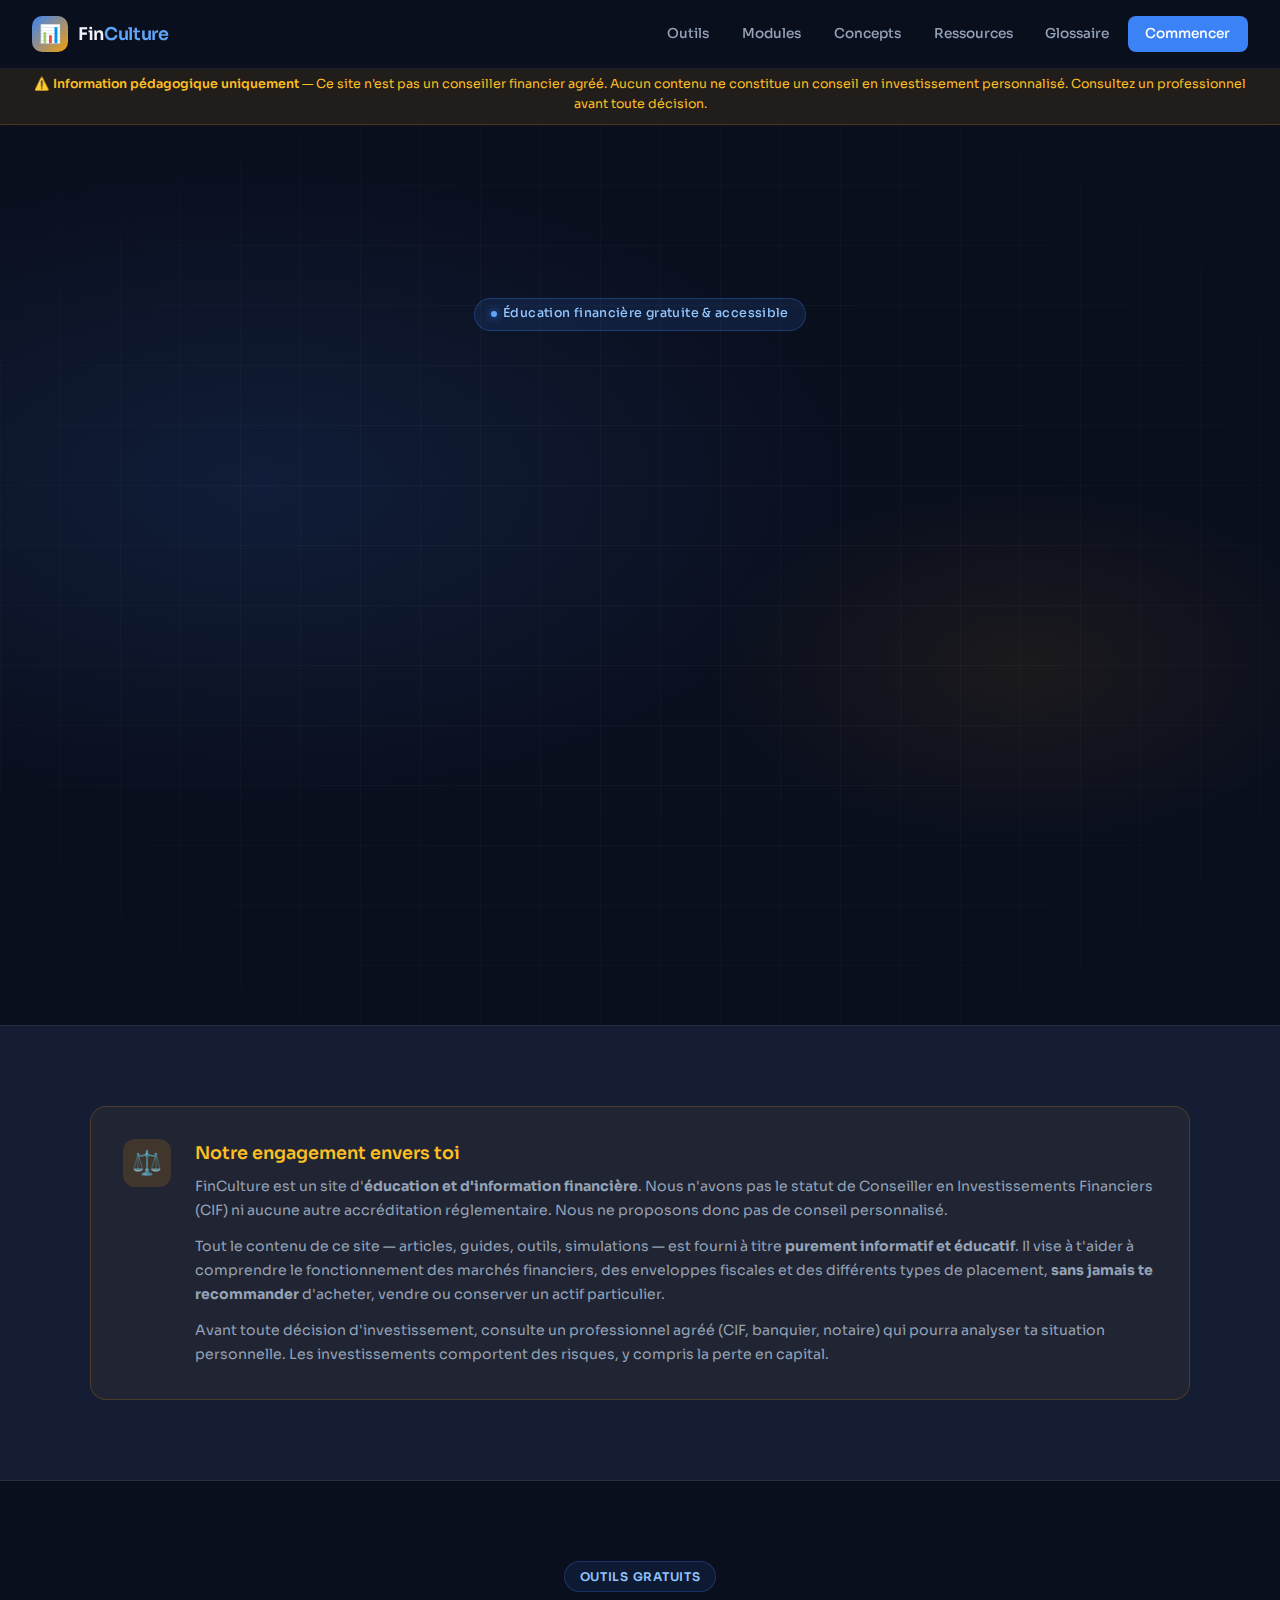
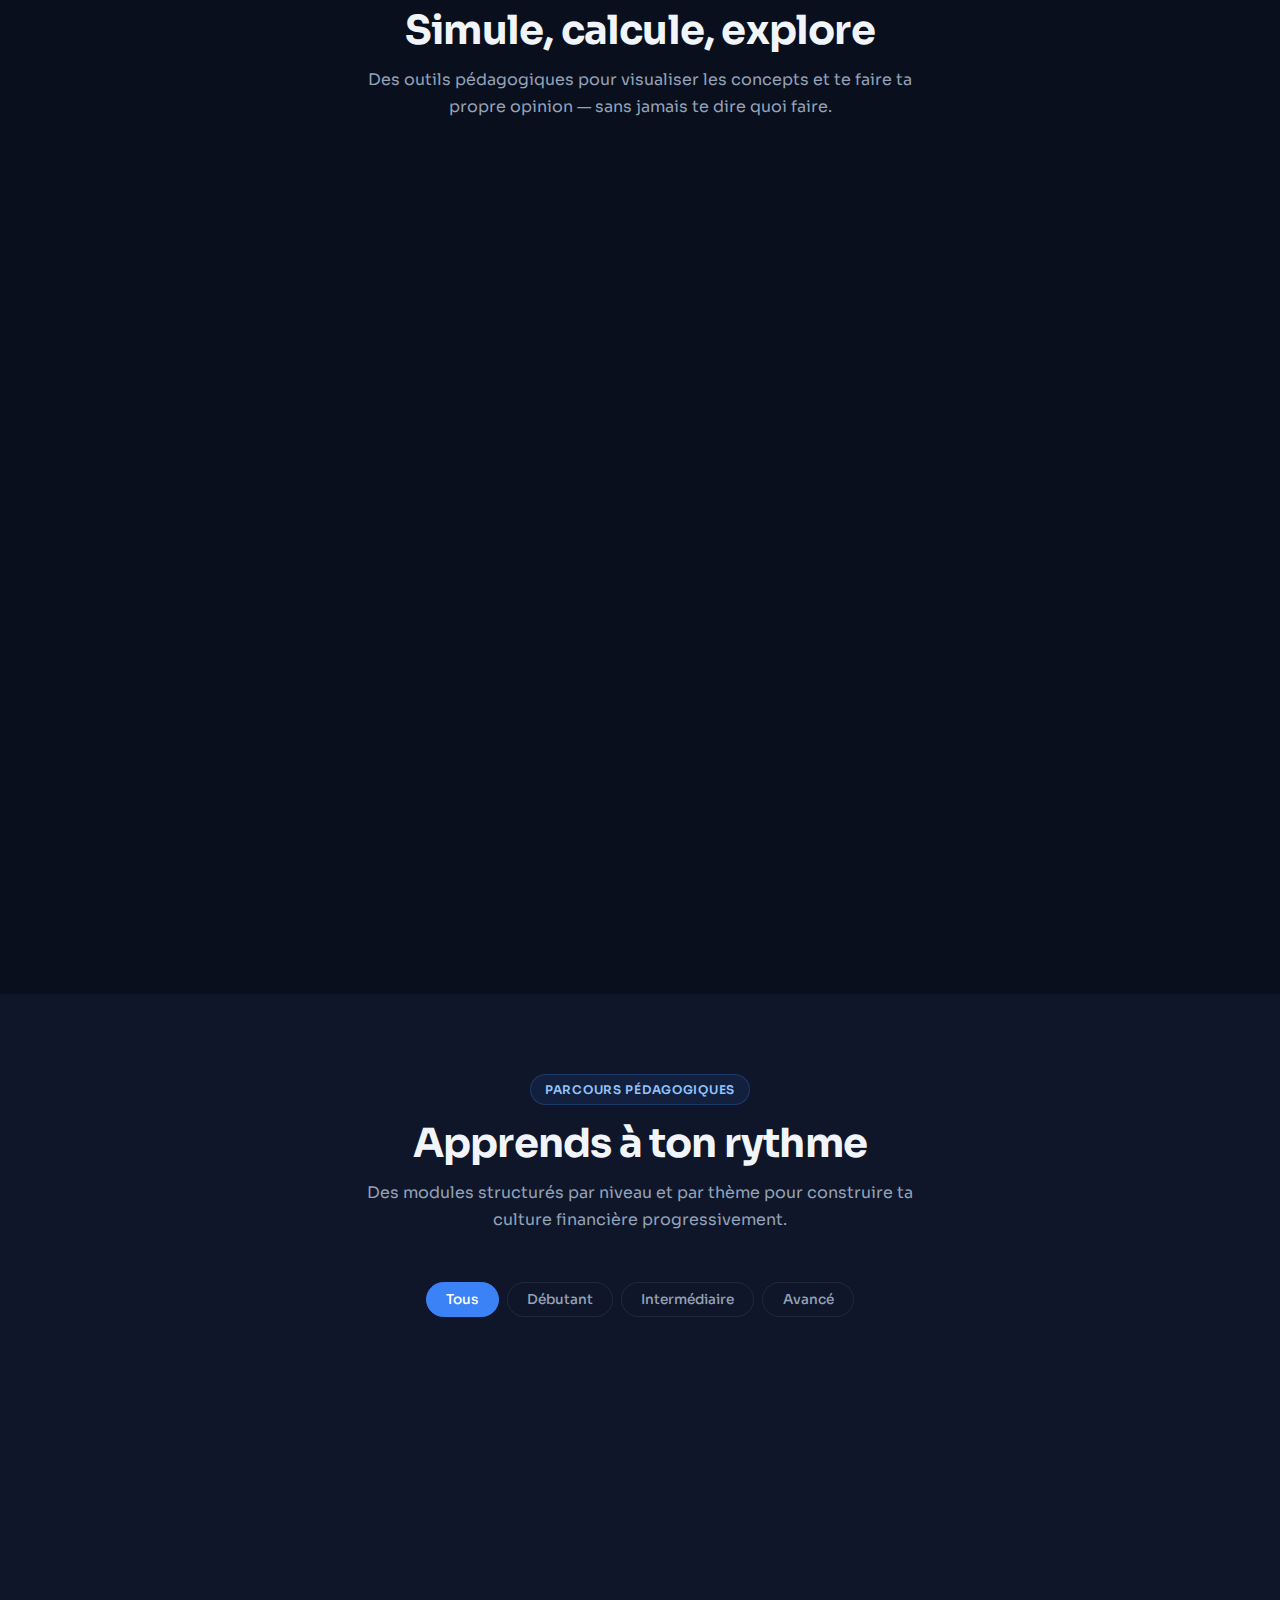
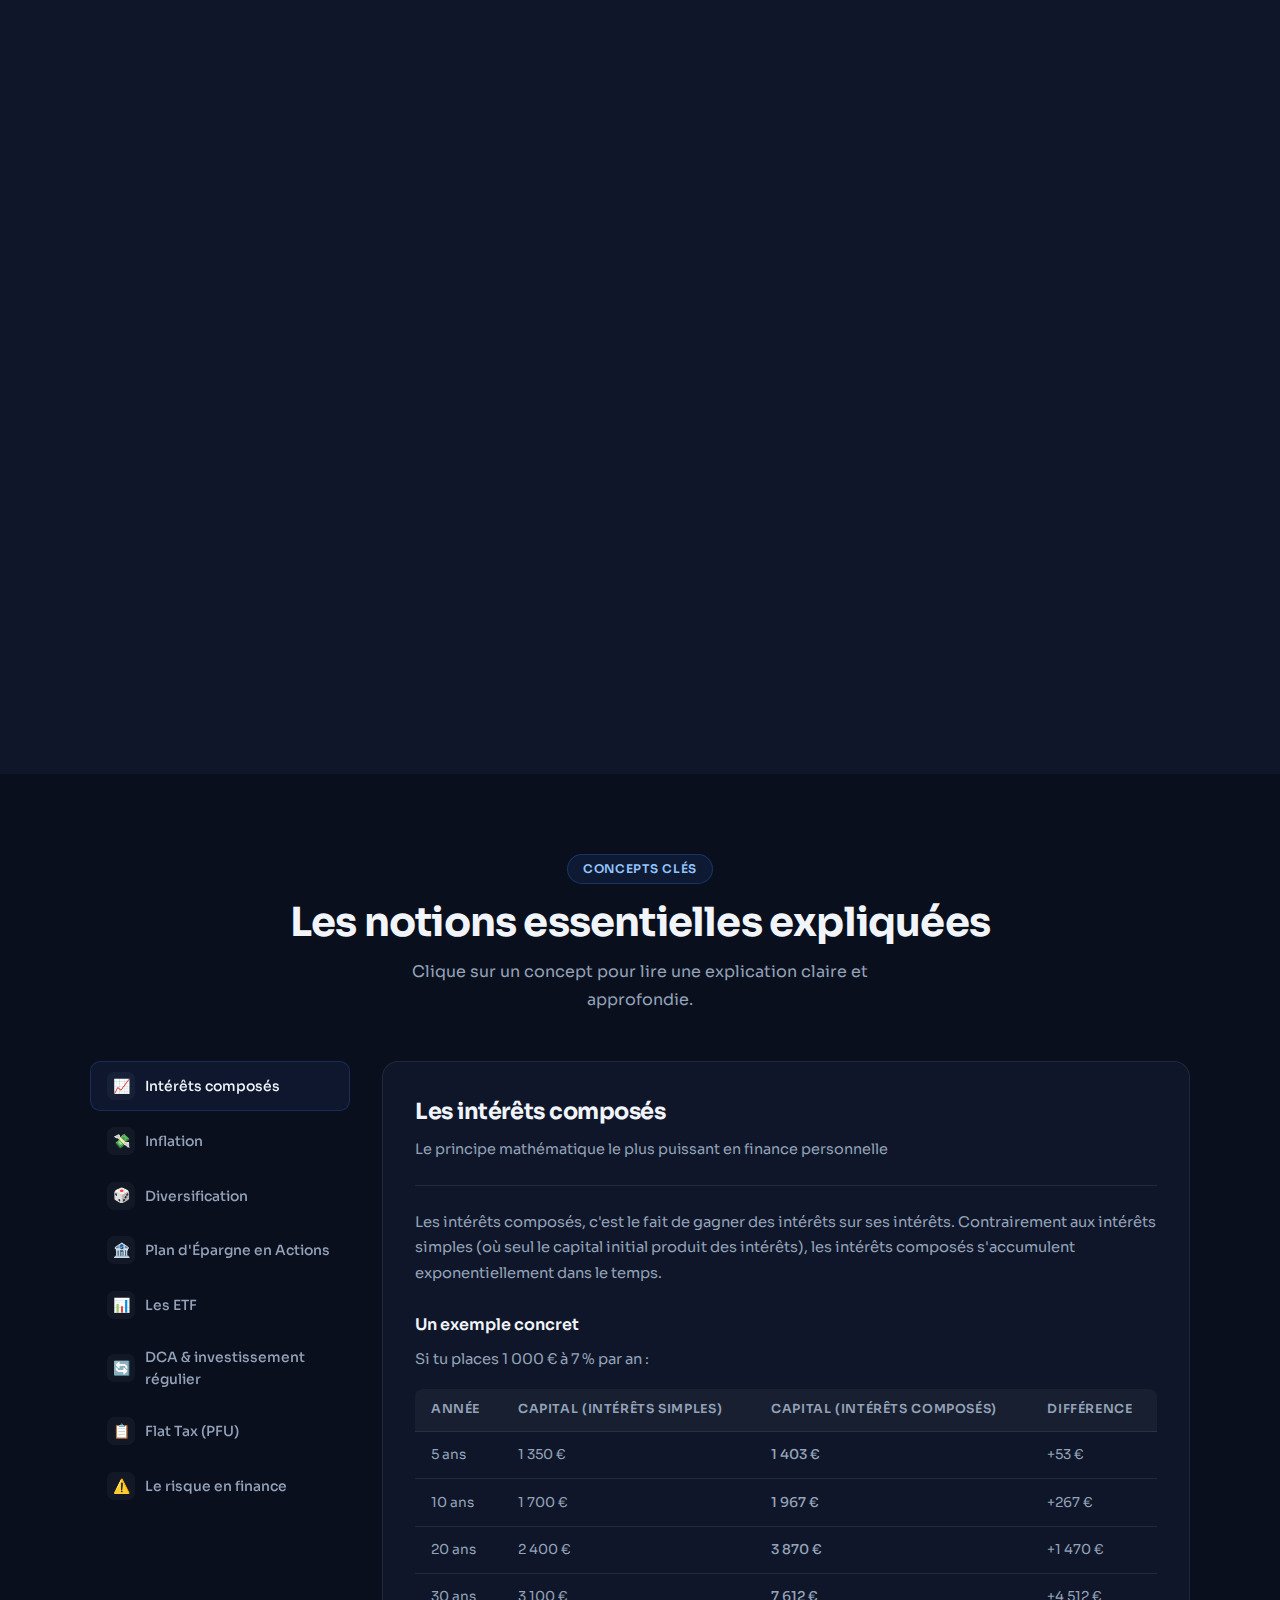
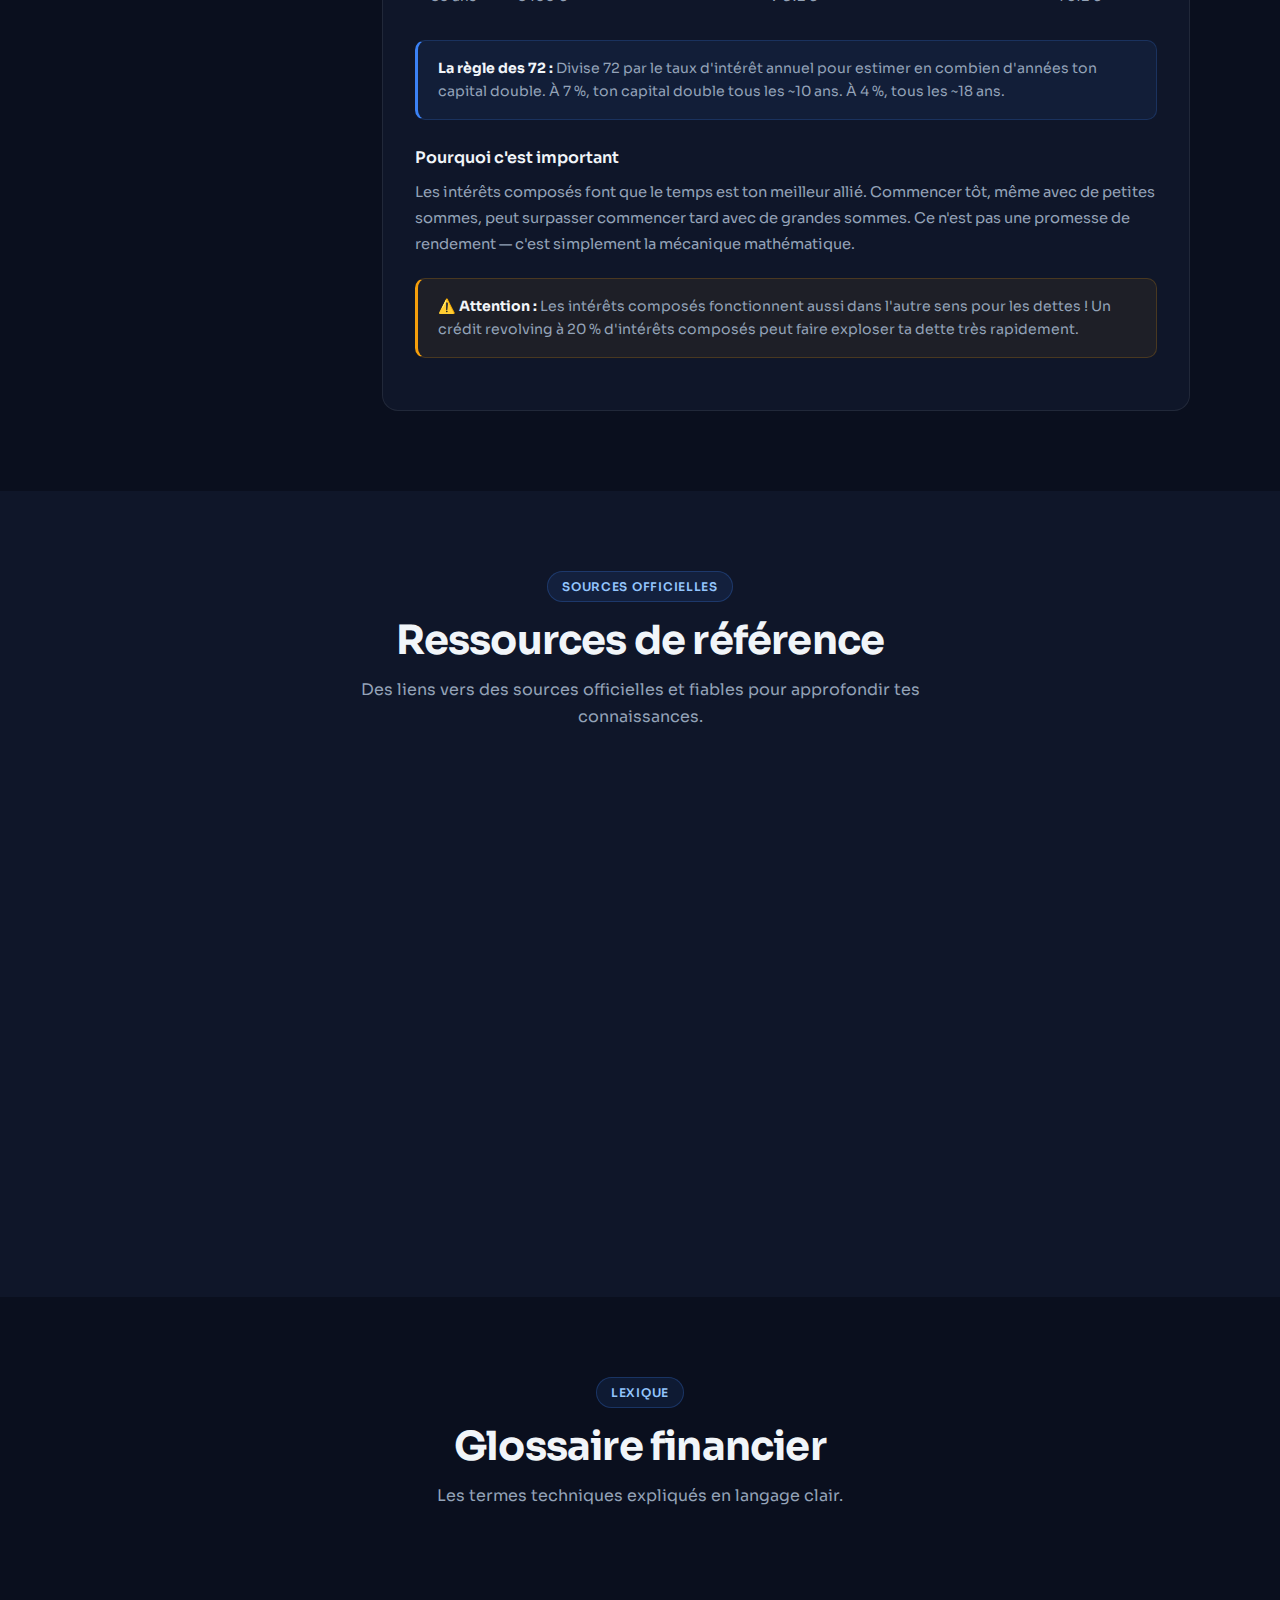
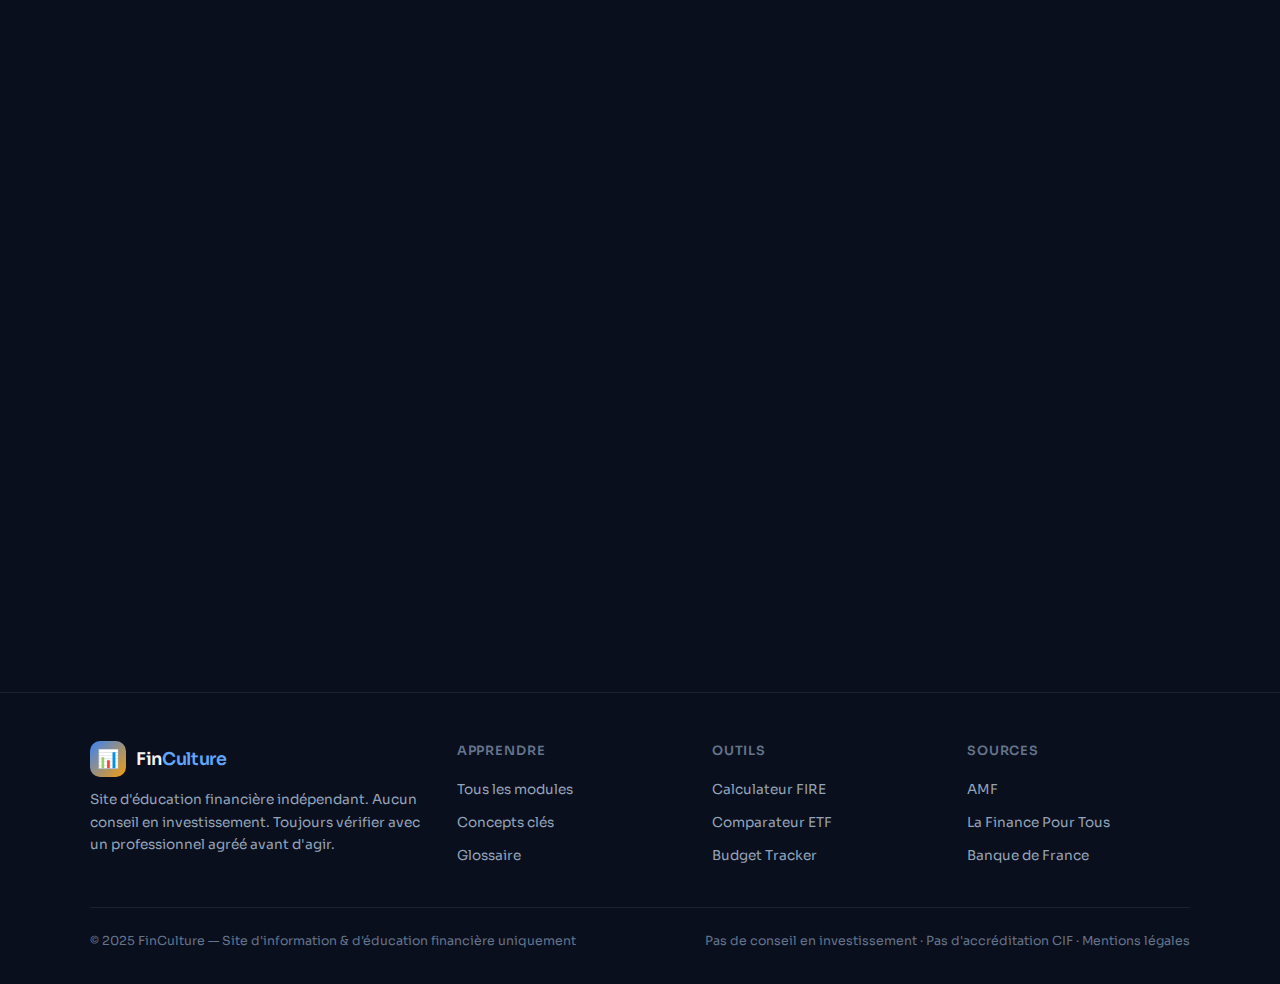
<file: index.html>
<!DOCTYPE html>
<html lang="fr">
<head>
<meta charset="UTF-8">
<meta name="viewport" content="width=device-width, initial-scale=1.0">
<title>FinCulture — Éducation financière accessible</title>
<link rel="preconnect" href="https://fonts.googleapis.com">
<link rel="preconnect" href="https://fonts.gstatic.com" crossorigin>
<link href="https://fonts.googleapis.com/css2?family=Sora:wght@300;400;500;600;700&family=Lora:ital,wght@0,400;0,500;1,400&display=swap" rel="stylesheet">
<style>
  *, *::before, *::after { box-sizing: border-box; margin: 0; padding: 0; }

  :root {
    --bg: #0a0f1e;
    --bg2: #0f1629;
    --bg3: #151d35;
    --bg4: #1a2240;
    --accent: #3b82f6;
    --accent2: #60a5fa;
    --accent3: #93c5fd;
    --gold: #f59e0b;
    --gold2: #fbbf24;
    --green: #10b981;
    --green2: #34d399;
    --red: #ef4444;
    --text: #f1f5f9;
    --text2: #94a3b8;
    --text3: #64748b;
    --border: rgba(255,255,255,0.08);
    --border2: rgba(255,255,255,0.14);
    --card: rgba(255,255,255,0.04);
    --card-hover: rgba(255,255,255,0.07);
    --radius: 16px;
    --radius-sm: 10px;
    --ff: 'Sora', sans-serif;
    --ff-serif: 'Lora', serif;
  }

  html { scroll-behavior: smooth; }

  body {
    font-family: var(--ff);
    background: var(--bg);
    color: var(--text);
    line-height: 1.6;
    overflow-x: hidden;
  }

  /* ========== NAVIGATION ========== */
  nav {
    position: fixed;
    top: 0; left: 0; right: 0;
    z-index: 100;
    padding: 1rem 2rem;
    display: flex;
    align-items: center;
    justify-content: space-between;
    background: rgba(10,15,30,0.85);
    backdrop-filter: blur(20px);
    border-bottom: 1px solid var(--border);
  }

  .nav-logo {
    display: flex;
    align-items: center;
    gap: 10px;
    text-decoration: none;
    color: var(--text);
  }

  .nav-logo-icon {
    width: 36px;
    height: 36px;
    background: linear-gradient(135deg, var(--accent), var(--gold));
    border-radius: 10px;
    display: flex;
    align-items: center;
    justify-content: center;
    font-size: 18px;
  }

  .nav-logo-text {
    font-size: 1.1rem;
    font-weight: 600;
    letter-spacing: -0.02em;
  }

  .nav-logo-text span { color: var(--accent2); }

  .nav-links {
    display: flex;
    gap: 0.25rem;
    list-style: none;
  }

  .nav-links a {
    display: block;
    padding: 0.45rem 0.9rem;
    color: var(--text2);
    text-decoration: none;
    font-size: 0.85rem;
    font-weight: 500;
    border-radius: 8px;
    transition: all 0.2s;
  }

  .nav-links a:hover {
    color: var(--text);
    background: var(--card-hover);
  }

  .nav-cta {
    background: var(--accent) !important;
    color: white !important;
    padding: 0.45rem 1.1rem !important;
  }

  .nav-cta:hover { background: var(--accent2) !important; }

  .disclaimer-banner {
    background: rgba(245,158,11,0.1);
    border-bottom: 1px solid rgba(245,158,11,0.2);
    padding: 0.6rem 2rem;
    text-align: center;
    font-size: 0.78rem;
    color: #fbbf24;
    margin-top: 65px;
  }

  .disclaimer-banner strong { font-weight: 600; }

  /* ========== HERO ========== */
  .hero {
    min-height: 100vh;
    display: flex;
    align-items: center;
    padding: 6rem 2rem 4rem;
    position: relative;
    overflow: hidden;
  }

  .hero-bg {
    position: absolute;
    inset: 0;
    background:
      radial-gradient(ellipse 80% 60% at 20% 40%, rgba(59,130,246,0.12) 0%, transparent 60%),
      radial-gradient(ellipse 50% 40% at 80% 60%, rgba(245,158,11,0.07) 0%, transparent 50%);
  }

  .hero-grid-bg {
    position: absolute;
    inset: 0;
    background-image:
      linear-gradient(rgba(255,255,255,0.03) 1px, transparent 1px),
      linear-gradient(90deg, rgba(255,255,255,0.03) 1px, transparent 1px);
    background-size: 60px 60px;
    mask-image: radial-gradient(ellipse 80% 80% at 50% 50%, black 30%, transparent 100%);
  }

  .hero-content {
    max-width: 720px;
    position: relative;
    z-index: 1;
    margin: 0 auto;
    text-align: center;
  }

  .hero-badge {
    display: inline-flex;
    align-items: center;
    gap: 6px;
    background: rgba(59,130,246,0.12);
    border: 1px solid rgba(59,130,246,0.3);
    border-radius: 50px;
    padding: 0.35rem 1rem;
    font-size: 0.78rem;
    color: var(--accent3);
    font-weight: 500;
    margin-bottom: 1.5rem;
    letter-spacing: 0.03em;
  }

  .hero-badge::before {
    content: '';
    width: 6px;
    height: 6px;
    background: var(--accent2);
    border-radius: 50%;
    box-shadow: 0 0 8px var(--accent);
    animation: pulse 2s ease-in-out infinite;
  }

  @keyframes pulse {
    0%, 100% { opacity: 1; transform: scale(1); }
    50% { opacity: 0.5; transform: scale(0.8); }
  }

  .hero h1 {
    font-size: clamp(2.4rem, 6vw, 4rem);
    font-weight: 700;
    line-height: 1.1;
    letter-spacing: -0.03em;
    margin-bottom: 1.5rem;
    color: var(--text);
  }

  .hero h1 em {
    font-style: normal;
    background: linear-gradient(135deg, var(--accent2), var(--gold2));
    -webkit-background-clip: text;
    -webkit-text-fill-color: transparent;
    background-clip: text;
  }

  .hero-desc {
    font-size: 1.1rem;
    color: var(--text2);
    max-width: 580px;
    margin: 0 auto 2.5rem;
    line-height: 1.7;
  }

  .hero-actions {
    display: flex;
    gap: 1rem;
    justify-content: center;
    flex-wrap: wrap;
  }

  .btn-primary {
    display: inline-flex;
    align-items: center;
    gap: 8px;
    background: var(--accent);
    color: white;
    padding: 0.85rem 2rem;
    border-radius: 12px;
    text-decoration: none;
    font-weight: 600;
    font-size: 0.95rem;
    transition: all 0.2s;
    border: none;
    cursor: pointer;
    font-family: var(--ff);
  }

  .btn-primary:hover {
    background: var(--accent2);
    transform: translateY(-2px);
    box-shadow: 0 8px 30px rgba(59,130,246,0.3);
  }

  .btn-secondary {
    display: inline-flex;
    align-items: center;
    gap: 8px;
    background: var(--card);
    color: var(--text);
    padding: 0.85rem 2rem;
    border-radius: 12px;
    text-decoration: none;
    font-weight: 500;
    font-size: 0.95rem;
    border: 1px solid var(--border2);
    transition: all 0.2s;
    cursor: pointer;
    font-family: var(--ff);
  }

  .btn-secondary:hover {
    background: var(--card-hover);
    border-color: rgba(255,255,255,0.25);
    transform: translateY(-2px);
  }

  .hero-stats {
    display: flex;
    gap: 2rem;
    justify-content: center;
    margin-top: 3rem;
    flex-wrap: wrap;
  }

  .hero-stat {
    text-align: center;
  }

  .hero-stat-num {
    font-size: 1.6rem;
    font-weight: 700;
    color: var(--text);
    letter-spacing: -0.02em;
  }

  .hero-stat-num span { color: var(--accent2); }
  .hero-stat-label { font-size: 0.78rem; color: var(--text3); margin-top: 2px; }

  .hero-stat-sep {
    width: 1px;
    background: var(--border);
    align-self: stretch;
    margin: 4px 0;
  }

  /* ========== SECTIONS ========== */
  section { padding: 5rem 2rem; }

  .container { max-width: 1100px; margin: 0 auto; }

  .section-header {
    text-align: center;
    margin-bottom: 3rem;
  }

  .section-tag {
    display: inline-block;
    background: rgba(59,130,246,0.1);
    border: 1px solid rgba(59,130,246,0.25);
    color: var(--accent3);
    padding: 0.3rem 0.9rem;
    border-radius: 50px;
    font-size: 0.75rem;
    font-weight: 600;
    letter-spacing: 0.06em;
    text-transform: uppercase;
    margin-bottom: 1rem;
  }

  .section-header h2 {
    font-size: clamp(1.8rem, 4vw, 2.5rem);
    font-weight: 700;
    letter-spacing: -0.02em;
    margin-bottom: 0.75rem;
    line-height: 1.15;
  }

  .section-header p {
    color: var(--text2);
    font-size: 1rem;
    max-width: 560px;
    margin: 0 auto;
    line-height: 1.7;
  }

  /* ========== TOOLS GRID ========== */
  .tools-grid {
    display: grid;
    grid-template-columns: repeat(auto-fit, minmax(280px, 1fr));
    gap: 1.25rem;
  }

  .tool-card {
    background: var(--card);
    border: 1px solid var(--border);
    border-radius: var(--radius);
    padding: 1.75rem;
    text-decoration: none;
    color: var(--text);
    transition: all 0.3s;
    position: relative;
    overflow: hidden;
    display: block;
  }

  .tool-card::before {
    content: '';
    position: absolute;
    top: 0; left: 0; right: 0;
    height: 2px;
    background: linear-gradient(90deg, transparent, var(--card-accent, var(--accent)), transparent);
    opacity: 0;
    transition: opacity 0.3s;
  }

  .tool-card:hover {
    background: var(--card-hover);
    border-color: var(--border2);
    transform: translateY(-4px);
    box-shadow: 0 20px 60px rgba(0,0,0,0.3);
  }

  .tool-card:hover::before { opacity: 1; }

  .tool-card.featured {
    border-color: rgba(59,130,246,0.3);
    background: rgba(59,130,246,0.06);
  }

  .tool-card-icon {
    width: 48px;
    height: 48px;
    border-radius: 12px;
    display: flex;
    align-items: center;
    justify-content: center;
    font-size: 22px;
    margin-bottom: 1.25rem;
    background: var(--icon-bg, rgba(59,130,246,0.15));
  }

  .tool-card-badge {
    display: inline-block;
    background: rgba(59,130,246,0.15);
    color: var(--accent3);
    font-size: 0.68rem;
    font-weight: 600;
    padding: 0.2rem 0.65rem;
    border-radius: 50px;
    margin-bottom: 0.75rem;
    letter-spacing: 0.04em;
    text-transform: uppercase;
  }

  .tool-card h3 {
    font-size: 1.05rem;
    font-weight: 600;
    margin-bottom: 0.5rem;
    letter-spacing: -0.01em;
  }

  .tool-card p {
    font-size: 0.87rem;
    color: var(--text2);
    line-height: 1.6;
    margin-bottom: 1.25rem;
  }

  .tool-card-arrow {
    display: inline-flex;
    align-items: center;
    gap: 5px;
    font-size: 0.82rem;
    color: var(--accent2);
    font-weight: 500;
    transition: gap 0.2s;
  }

  .tool-card:hover .tool-card-arrow { gap: 9px; }

  .tool-card-tags {
    display: flex;
    gap: 6px;
    flex-wrap: wrap;
    margin-bottom: 1rem;
  }

  .tool-card-tag {
    background: rgba(255,255,255,0.06);
    color: var(--text3);
    font-size: 0.7rem;
    padding: 0.2rem 0.6rem;
    border-radius: 6px;
  }

  /* ========== MODULES SECTION ========== */
  .modules-section { background: var(--bg2); }

  .modules-nav {
    display: flex;
    gap: 0.5rem;
    justify-content: center;
    flex-wrap: wrap;
    margin-bottom: 2.5rem;
  }

  .modules-nav-btn {
    padding: 0.5rem 1.2rem;
    border-radius: 50px;
    border: 1px solid var(--border);
    background: transparent;
    color: var(--text2);
    font-size: 0.85rem;
    font-weight: 500;
    cursor: pointer;
    transition: all 0.2s;
    font-family: var(--ff);
  }

  .modules-nav-btn:hover, .modules-nav-btn.active {
    background: var(--accent);
    border-color: var(--accent);
    color: white;
  }

  .modules-grid {
    display: grid;
    grid-template-columns: repeat(auto-fit, minmax(240px, 1fr));
    gap: 1rem;
  }

  .module-card {
    background: var(--bg3);
    border: 1px solid var(--border);
    border-radius: var(--radius);
    padding: 1.5rem;
    text-decoration: none;
    color: var(--text);
    transition: all 0.25s;
    display: block;
  }

  .module-card:hover {
    border-color: var(--border2);
    transform: translateY(-3px);
    box-shadow: 0 12px 40px rgba(0,0,0,0.2);
  }

  .module-level {
    display: inline-flex;
    align-items: center;
    gap: 4px;
    font-size: 0.7rem;
    font-weight: 600;
    text-transform: uppercase;
    letter-spacing: 0.05em;
    padding: 0.2rem 0.6rem;
    border-radius: 6px;
    margin-bottom: 0.85rem;
  }

  .level-debutant { background: rgba(16,185,129,0.12); color: #34d399; }
  .level-intermediaire { background: rgba(59,130,246,0.12); color: #60a5fa; }
  .level-avance { background: rgba(245,158,11,0.12); color: #fbbf24; }

  .module-card h4 {
    font-size: 0.95rem;
    font-weight: 600;
    margin-bottom: 0.4rem;
    line-height: 1.3;
  }

  .module-card p {
    font-size: 0.82rem;
    color: var(--text2);
    line-height: 1.55;
  }

  .module-card-footer {
    display: flex;
    justify-content: space-between;
    align-items: center;
    margin-top: 1rem;
    padding-top: 0.85rem;
    border-top: 1px solid var(--border);
  }

  .module-time {
    font-size: 0.75rem;
    color: var(--text3);
    display: flex;
    align-items: center;
    gap: 4px;
  }

  .module-arrow {
    font-size: 0.75rem;
    color: var(--accent2);
  }

  /* ========== CONCEPTS SECTION ========== */
  .concepts-layout {
    display: grid;
    grid-template-columns: 260px 1fr;
    gap: 2rem;
    align-items: start;
  }

  .concepts-sidebar {
    position: sticky;
    top: 100px;
  }

  .concepts-menu {
    list-style: none;
    display: flex;
    flex-direction: column;
    gap: 4px;
  }

  .concepts-menu a {
    display: flex;
    align-items: center;
    gap: 10px;
    padding: 0.65rem 1rem;
    border-radius: 10px;
    text-decoration: none;
    color: var(--text2);
    font-size: 0.87rem;
    font-weight: 500;
    transition: all 0.2s;
    border: 1px solid transparent;
  }

  .concepts-menu a:hover, .concepts-menu a.active {
    background: rgba(59,130,246,0.08);
    color: var(--text);
    border-color: rgba(59,130,246,0.2);
  }

  .concepts-menu .icon {
    width: 28px;
    height: 28px;
    border-radius: 7px;
    display: flex;
    align-items: center;
    justify-content: center;
    font-size: 14px;
    background: var(--card);
    flex-shrink: 0;
  }

  .concept-panel {
    background: var(--bg2);
    border: 1px solid var(--border);
    border-radius: var(--radius);
    padding: 2rem;
    display: none;
  }

  .concept-panel.active { display: block; }

  .concept-panel h3 {
    font-size: 1.4rem;
    font-weight: 700;
    margin-bottom: 0.5rem;
    letter-spacing: -0.02em;
  }

  .concept-panel .subtitle {
    color: var(--text2);
    font-size: 0.9rem;
    margin-bottom: 1.5rem;
    padding-bottom: 1.5rem;
    border-bottom: 1px solid var(--border);
  }

  .concept-body {
    font-size: 0.92rem;
    color: var(--text2);
    line-height: 1.75;
  }

  .concept-body p { margin-bottom: 1rem; }

  .concept-body h4 {
    font-size: 1rem;
    font-weight: 600;
    color: var(--text);
    margin: 1.5rem 0 0.5rem;
  }

  .concept-callout {
    background: rgba(59,130,246,0.08);
    border: 1px solid rgba(59,130,246,0.2);
    border-left: 3px solid var(--accent);
    border-radius: 10px;
    padding: 1rem 1.25rem;
    margin: 1.25rem 0;
    font-size: 0.88rem;
    color: var(--text2);
    line-height: 1.65;
  }

  .concept-callout.warning {
    background: rgba(245,158,11,0.07);
    border-color: rgba(245,158,11,0.2);
    border-left-color: var(--gold);
  }

  .concept-callout strong { color: var(--text); }

  .concept-table {
    width: 100%;
    border-collapse: collapse;
    font-size: 0.85rem;
    margin: 1rem 0;
  }

  .concept-table th {
    text-align: left;
    padding: 0.65rem 1rem;
    background: var(--card);
    color: var(--text2);
    font-weight: 600;
    font-size: 0.78rem;
    text-transform: uppercase;
    letter-spacing: 0.05em;
    border-bottom: 1px solid var(--border);
  }

  .concept-table th:first-child { border-radius: 8px 0 0 0; }
  .concept-table th:last-child { border-radius: 0 8px 0 0; }

  .concept-table td {
    padding: 0.7rem 1rem;
    border-bottom: 1px solid var(--border);
    color: var(--text2);
    vertical-align: top;
  }

  .concept-table tr:last-child td { border-bottom: none; }
  .concept-table tr:hover td { background: var(--card); }

  .badge-green { color: var(--green2); font-weight: 500; }
  .badge-amber { color: var(--gold2); font-weight: 500; }
  .badge-red { color: #f87171; font-weight: 500; }

  /* ========== DISCLAIMER SECTION ========== */
  .disclaimer-section {
    background: var(--bg3);
    border-top: 1px solid var(--border);
    border-bottom: 1px solid var(--border);
  }

  .disclaimer-box {
    background: rgba(245,158,11,0.06);
    border: 1px solid rgba(245,158,11,0.2);
    border-radius: var(--radius);
    padding: 2rem;
    display: grid;
    grid-template-columns: auto 1fr;
    gap: 1.5rem;
    align-items: start;
  }

  .disclaimer-icon {
    width: 48px;
    height: 48px;
    background: rgba(245,158,11,0.15);
    border-radius: 12px;
    display: flex;
    align-items: center;
    justify-content: center;
    font-size: 24px;
    flex-shrink: 0;
  }

  .disclaimer-box h3 {
    font-size: 1.1rem;
    font-weight: 600;
    color: var(--gold2);
    margin-bottom: 0.5rem;
  }

  .disclaimer-box p {
    font-size: 0.88rem;
    color: var(--text2);
    line-height: 1.7;
    margin-bottom: 0.75rem;
  }

  .disclaimer-box p:last-child { margin-bottom: 0; }

  /* ========== RESOURCES ========== */
  .resources-grid {
    display: grid;
    grid-template-columns: repeat(auto-fit, minmax(300px, 1fr));
    gap: 1.25rem;
  }

  .resource-card {
    background: var(--card);
    border: 1px solid var(--border);
    border-radius: var(--radius);
    padding: 1.5rem;
    display: flex;
    gap: 1rem;
    align-items: flex-start;
    text-decoration: none;
    color: var(--text);
    transition: all 0.25s;
  }

  .resource-card:hover {
    background: var(--card-hover);
    border-color: var(--border2);
    transform: translateY(-2px);
  }

  .resource-icon {
    width: 42px;
    height: 42px;
    border-radius: 10px;
    display: flex;
    align-items: center;
    justify-content: center;
    font-size: 20px;
    flex-shrink: 0;
  }

  .resource-card h4 { font-size: 0.95rem; font-weight: 600; margin-bottom: 0.3rem; }
  .resource-card p { font-size: 0.82rem; color: var(--text2); line-height: 1.55; }

  .resource-source {
    font-size: 0.72rem;
    color: var(--text3);
    margin-top: 0.4rem;
  }

  /* ========== GLOSSARY ========== */
  .glossary-grid {
    display: grid;
    grid-template-columns: repeat(auto-fit, minmax(300px, 1fr));
    gap: 1rem;
  }

  .glossary-card {
    background: var(--bg2);
    border: 1px solid var(--border);
    border-radius: var(--radius-sm);
    padding: 1.25rem;
  }

  .glossary-term {
    font-size: 0.92rem;
    font-weight: 600;
    color: var(--accent2);
    margin-bottom: 0.35rem;
  }

  .glossary-def {
    font-size: 0.84rem;
    color: var(--text2);
    line-height: 1.6;
  }

  /* ========== FOOTER ========== */
  footer {
    padding: 3rem 2rem 2rem;
    border-top: 1px solid var(--border);
  }

  .footer-grid {
    max-width: 1100px;
    margin: 0 auto;
    display: grid;
    grid-template-columns: 1.5fr 1fr 1fr 1fr;
    gap: 2rem;
    padding-bottom: 2rem;
    border-bottom: 1px solid var(--border);
  }

  .footer-brand p {
    font-size: 0.85rem;
    color: var(--text2);
    line-height: 1.65;
    margin: 0.75rem 0;
  }

  .footer-col h5 {
    font-size: 0.8rem;
    font-weight: 600;
    text-transform: uppercase;
    letter-spacing: 0.07em;
    color: var(--text3);
    margin-bottom: 0.9rem;
  }

  .footer-col ul { list-style: none; }
  .footer-col li { margin-bottom: 0.45rem; }
  .footer-col a {
    color: var(--text2);
    text-decoration: none;
    font-size: 0.85rem;
    transition: color 0.2s;
  }
  .footer-col a:hover { color: var(--text); }

  .footer-bottom {
    max-width: 1100px;
    margin: 1.5rem auto 0;
    display: flex;
    justify-content: space-between;
    align-items: center;
    font-size: 0.78rem;
    color: var(--text3);
    flex-wrap: wrap;
    gap: 0.5rem;
  }

  .footer-bottom a { color: var(--text3); text-decoration: none; }
  .footer-bottom a:hover { color: var(--text2); }

  /* ========== MOBILE ========== */
  @media (max-width: 768px) {
    nav { padding: 0.85rem 1.25rem; }
    .nav-links { display: none; }
    .hero { padding: 5rem 1.25rem 3rem; }
    section { padding: 3.5rem 1.25rem; }
    .concepts-layout { grid-template-columns: 1fr; }
    .concepts-sidebar { position: static; }
    .footer-grid { grid-template-columns: 1fr 1fr; }
    .disclaimer-box { grid-template-columns: 1fr; }
  }

  @media (max-width: 480px) {
    .footer-grid { grid-template-columns: 1fr; }
    .hero-stats { gap: 1rem; }
    .hero-stat-sep { display: none; }
  }

  /* ========== ANIMATIONS ========== */
  @keyframes fadeInUp {
    from { opacity: 0; transform: translateY(24px); }
    to { opacity: 1; transform: translateY(0); }
  }

  .fade-in {
    animation: fadeInUp 0.6s ease forwards;
  }

  .fade-in-delay-1 { animation-delay: 0.1s; opacity: 0; }
  .fade-in-delay-2 { animation-delay: 0.2s; opacity: 0; }
  .fade-in-delay-3 { animation-delay: 0.3s; opacity: 0; }

  /* Interactive tabs */
  .tab-hidden { display: none !important; }
</style>
</head>
<body>

<!-- NAVIGATION -->
<nav>
  <a href="#" class="nav-logo">
    <div class="nav-logo-icon">📊</div>
    <span class="nav-logo-text">Fin<span>Culture</span></span>
  </a>
  <ul class="nav-links">
    <li><a href="#outils">Outils</a></li>
    <li><a href="#modules">Modules</a></li>
    <li><a href="#concepts">Concepts</a></li>
    <li><a href="#ressources">Ressources</a></li>
    <li><a href="#glossaire">Glossaire</a></li>
    <li><a href="#modules" class="nav-cta">Commencer</a></li>
  </ul>
</nav>

<!-- DISCLAIMER BANNER -->
<div class="disclaimer-banner">
  <strong>⚠️ Information pédagogique uniquement</strong> — Ce site n'est pas un conseiller financier agréé. Aucun contenu ne constitue un conseil en investissement personnalisé. Consultez un professionnel avant toute décision.
</div>

<!-- HERO -->
<section class="hero" id="accueil">
  <div class="hero-bg"></div>
  <div class="hero-grid-bg"></div>
  <div class="hero-content">
    <div class="hero-badge fade-in">Éducation financière gratuite & accessible</div>
    <h1 class="fade-in fade-in-delay-1">Comprendre la <em>finance</em><br>ne devrait pas être un luxe</h1>
    <p class="hero-desc fade-in fade-in-delay-2">
      Bourses, ETF, immobilier, épargne, fiscalité : des guides pédagogiques clairs, 
      des outils interactifs et des explications honnêtes pour construire ta culture financière à ton rythme.
    </p>
    <div class="hero-actions fade-in fade-in-delay-3">
      <a href="#modules" class="btn-primary">Commencer à apprendre →</a>
      <a href="#outils" class="btn-secondary">Voir les outils</a>
    </div>
    <div class="hero-stats fade-in fade-in-delay-3">
      <div class="hero-stat">
        <div class="hero-stat-num">8<span>+</span></div>
        <div class="hero-stat-label">Modules éducatifs</div>
      </div>
      <div class="hero-stat-sep"></div>
      <div class="hero-stat">
        <div class="hero-stat-num">5<span>+</span></div>
        <div class="hero-stat-label">Outils interactifs</div>
      </div>
      <div class="hero-stat-sep"></div>
      <div class="hero-stat">
        <div class="hero-stat-num">100<span>%</span></div>
        <div class="hero-stat-label">Gratuit & indépendant</div>
      </div>
    </div>
  </div>
</section>

<!-- DISCLAIMER ÉDUCATIF -->
<section class="disclaimer-section">
  <div class="container">
    <div class="disclaimer-box">
      <div class="disclaimer-icon">⚖️</div>
      <div>
        <h3>Notre engagement envers toi</h3>
        <p>
          FinCulture est un site d'<strong>éducation et d'information financière</strong>. Nous n'avons pas le statut de Conseiller en Investissements Financiers (CIF) ni aucune autre accréditation réglementaire. Nous ne proposons donc pas de conseil personnalisé.
        </p>
        <p>
          Tout le contenu de ce site — articles, guides, outils, simulations — est fourni à titre <strong>purement informatif et éducatif</strong>. Il vise à t'aider à comprendre le fonctionnement des marchés financiers, des enveloppes fiscales et des différents types de placement, <strong>sans jamais te recommander</strong> d'acheter, vendre ou conserver un actif particulier.
        </p>
        <p>
          Avant toute décision d'investissement, consulte un professionnel agréé (CIF, banquier, notaire) qui pourra analyser ta situation personnelle. Les investissements comportent des risques, y compris la perte en capital.
        </p>
      </div>
    </div>
  </div>
</section>

<!-- OUTILS -->
<section id="outils">
  <div class="container">
    <div class="section-header">
      <span class="section-tag">Outils gratuits</span>
      <h2>Simule, calcule, explore</h2>
      <p>Des outils pédagogiques pour visualiser les concepts et te faire ta propre opinion — sans jamais te dire quoi faire.</p>
    </div>
    <div class="tools-grid">
      <a href="Guide-d'investissement/index.html" class="tool-card featured" style="--card-accent: #3b82f6;">
        <div class="tool-card-icon" style="background: rgba(59,130,246,0.15);">📚</div>
        <div class="tool-card-badge">Guide complet</div>
        <h3>Guide d'investissement</h3>
        <p>Un parcours éducatif pour comprendre les fondamentaux : actifs, marchés, risques et enveloppes fiscales. De A à Z.</p>
        <div class="tool-card-tags">
          <span class="tool-card-tag">Débutant</span>
          <span class="tool-card-tag">Intermédiaire</span>
          <span class="tool-card-tag">Avancé</span>
        </div>
        <span class="tool-card-arrow">Lire le guide →</span>
      </a>

      <a href="calculateur-fire/calculateur_fire.html" class="tool-card" style="--card-accent: #f59e0b;">
        <div class="tool-card-icon" style="background: rgba(245,158,11,0.15);">🔥</div>
        <div class="tool-card-badge">Simulation</div>
        <h3>Calculateur FIRE</h3>
        <p>Comprends le concept d'indépendance financière. Simule combien d'années d'épargne seraient théoriquement nécessaires.</p>
        <div class="tool-card-tags">
          <span class="tool-card-tag">Simulation</span>
          <span class="tool-card-tag">Épargne</span>
        </div>
        <span class="tool-card-arrow">Simuler →</span>
      </a>

      <a href="comparateur-etf/comparateur_etf.html" class="tool-card" style="--card-accent: #10b981;">
        <div class="tool-card-icon" style="background: rgba(16,185,129,0.15);">🎯</div>
        <div class="tool-card-badge">Comparatif</div>
        <h3>Comparateur ETF</h3>
        <p>Apprends à lire et comparer des fonds indiciels (ETF). Découvre les critères importants : frais, indice, encours, réplication.</p>
        <div class="tool-card-tags">
          <span class="tool-card-tag">ETF</span>
          <span class="tool-card-tag">Fonds</span>
        </div>
        <span class="tool-card-arrow">Comparer →</span>
      </a>

      <a href="budget-tracker/budget_tracker.html" class="tool-card" style="--card-accent: #8b5cf6;">
        <div class="tool-card-icon" style="background: rgba(139,92,246,0.15);">💰</div>
        <div class="tool-card-badge">Outil perso</div>
        <h3>Budget Tracker</h3>
        <p>Suis tes revenus et dépenses pour mieux comprendre ton taux d'épargne réel et visualiser tes marges de manœuvre.</p>
        <div class="tool-card-tags">
          <span class="tool-card-tag">Budget</span>
          <span class="tool-card-tag">Épargne</span>
        </div>
        <span class="tool-card-arrow">Gérer →</span>
      </a>

      <a href="guide-fiscalite/guide_fiscalite.html" class="tool-card" style="--card-accent: #ef4444;">
        <div class="tool-card-icon" style="background: rgba(239,68,68,0.12);">📋</div>
        <div class="tool-card-badge">Éducation fiscale</div>
        <h3>Guide Fiscalité</h3>
        <p>Comprends comment fonctionnent le PEA, l'assurance-vie, le PER et la flat tax. Aucun conseil, juste du savoir.</p>
        <div class="tool-card-tags">
          <span class="tool-card-tag">Fiscalité</span>
          <span class="tool-card-tag">PEA</span>
          <span class="tool-card-tag">AV</span>
        </div>
        <span class="tool-card-arrow">Apprendre →</span>
      </a>

      <a href="simulateur-interets/index.html" class="tool-card" style="--card-accent: #06b6d4;">
        <div class="tool-card-icon" style="background: rgba(6,182,212,0.12);">📈</div>
        <div class="tool-card-badge">Nouveau</div>
        <h3>Intérêts composés</h3>
        <p>Visualise l'effet des intérêts composés dans le temps. Comprends pourquoi "time in the market" est un concept clé.</p>
        <div class="tool-card-tags">
          <span class="tool-card-tag">Débutant</span>
          <span class="tool-card-tag">Visualisation</span>
        </div>
        <span class="tool-card-arrow">Visualiser →</span>
      </a>
    </div>
  </div>
</section>

<!-- MODULES -->
<section id="modules" class="modules-section">
  <div class="container">
    <div class="section-header">
      <span class="section-tag">Parcours pédagogiques</span>
      <h2>Apprends à ton rythme</h2>
      <p>Des modules structurés par niveau et par thème pour construire ta culture financière progressivement.</p>
    </div>

    <div class="modules-nav">
      <button class="modules-nav-btn active" onclick="filterModules('all', this)">Tous</button>
      <button class="modules-nav-btn" onclick="filterModules('debutant', this)">Débutant</button>
      <button class="modules-nav-btn" onclick="filterModules('intermediaire', this)">Intermédiaire</button>
      <button class="modules-nav-btn" onclick="filterModules('avance', this)">Avancé</button>
    </div>

    <div class="modules-grid" id="modulesGrid">

      <a href="modules/bases-finance/index.html" class="module-card" data-level="debutant">
        <span class="module-level level-debutant">● Débutant</span>
        <h4>Les bases de la finance personnelle</h4>
        <p>Budget, épargne de précaution, endettement sain, taux d'épargne : les fondamentaux avant tout investissement.</p>
        <div class="module-card-footer">
          <span class="module-time">⏱ ~15 min</span>
          <span class="module-arrow">→</span>
        </div>
      </a>

      <a href="modules/bourse-debutant/index.html" class="module-card" data-level="debutant">
        <span class="module-level level-debutant">● Débutant</span>
        <h4>La bourse pour les débutants</h4>
        <p>Qu'est-ce qu'une action, une obligation ? Comment fonctionnent les marchés financiers ? Comment un ordre d'achat est exécuté ?</p>
        <div class="module-card-footer">
          <span class="module-time">⏱ ~20 min</span>
          <span class="module-arrow">→</span>
        </div>
      </a>

      <a href="modules/enveloppes-fiscales/index.html" class="module-card" data-level="debutant">
        <span class="module-level level-debutant">● Débutant</span>
        <h4>PEA, AV, PER, CTO : tout comprendre</h4>
        <p>Les quatre grandes enveloppes fiscales françaises expliquées clairement : avantages, limites, horizon et fiscalité à la sortie.</p>
        <div class="module-card-footer">
          <span class="module-time">⏱ ~25 min</span>
          <span class="module-arrow">→</span>
        </div>
      </a>

      <a href="modules/etf-fonds/index.html" class="module-card" data-level="intermediaire">
        <span class="module-level level-intermediaire">● Intermédiaire</span>
        <h4>ETF, OPCVM et fonds : comprendre les différences</h4>
        <p>Fonds actifs vs passifs, frais de gestion, tracking error, réplication physique vs synthétique. Tout ce qu'il faut savoir pour lire une fiche produit.</p>
        <div class="module-card-footer">
          <span class="module-time">⏱ ~30 min</span>
          <span class="module-arrow">→</span>
        </div>
      </a>

      <a href="modules/risque-diversification/index.html" class="module-card" data-level="intermediaire">
        <span class="module-level level-intermediaire">● Intermédiaire</span>
        <h4>Risque, rendement et diversification</h4>
        <p>Risque systématique vs spécifique, volatilité, corrélation, Sharpe ratio. Comment la diversification réduit (mais n'élimine pas) le risque.</p>
        <div class="module-card-footer">
          <span class="module-time">⏱ ~25 min</span>
          <span class="module-arrow">→</span>
        </div>
      </a>

      <a href="modules/immobilier/index.html" class="module-card" data-level="intermediaire">
        <span class="module-level level-intermediaire">● Intermédiaire</span>
        <h4>Immobilier : locatif, SCPI, résidence principale</h4>
        <p>Investissement locatif nu ou meublé (LMNP), SCPI, résidence principale comme actif : les mécanismes expliqués sans parti pris.</p>
        <div class="module-card-footer">
          <span class="module-time">⏱ ~35 min</span>
          <span class="module-arrow">→</span>
        </div>
      </a>

      <a href="modules/cryptomonnaies/index.html" class="module-card" data-level="intermediaire">
        <span class="module-level level-intermediaire">● Intermédiaire</span>
        <h4>Cryptomonnaies : fonctionnement & risques</h4>
        <p>Blockchain, Bitcoin, Ethereum, stablecoins : comment ça fonctionne techniquement, les risques réels et la fiscalité française.</p>
        <div class="module-card-footer">
          <span class="module-time">⏱ ~30 min</span>
          <span class="module-arrow">→</span>
        </div>
      </a>

      <a href="modules/analyse-financiere/index.html" class="module-card" data-level="avance">
        <span class="module-level level-avance">● Avancé</span>
        <h4>Lire les états financiers d'une entreprise</h4>
        <p>Bilan, compte de résultat, flux de trésorerie. PER, PEG, ROCE, marge nette : les ratios pour analyser une entreprise cotée.</p>
        <div class="module-card-footer">
          <span class="module-time">⏱ ~40 min</span>
          <span class="module-arrow">→</span>
        </div>
      </a>

      <a href="modules/macroeconomie/index.html" class="module-card" data-level="avance">
        <span class="module-level level-avance">● Avancé</span>
        <h4>Macroéconomie & marchés financiers</h4>
        <p>Taux directeurs, inflation, cycles économiques, courbe des taux. Comment les décisions des banques centrales influencent les marchés.</p>
        <div class="module-card-footer">
          <span class="module-time">⏱ ~45 min</span>
          <span class="module-arrow">→</span>
        </div>
      </a>

    </div>
  </div>
</section>

<!-- CONCEPTS CLÉS -->
<section id="concepts">
  <div class="container">
    <div class="section-header">
      <span class="section-tag">Concepts clés</span>
      <h2>Les notions essentielles expliquées</h2>
      <p>Clique sur un concept pour lire une explication claire et approfondie.</p>
    </div>

    <div class="concepts-layout">
      <div class="concepts-sidebar">
        <ul class="concepts-menu">
          <li><a href="#" class="active" onclick="showConcept('interets', this); return false;"><span class="icon">📈</span> Intérêts composés</a></li>
          <li><a href="#" onclick="showConcept('inflation', this); return false;"><span class="icon">💸</span> Inflation</a></li>
          <li><a href="#" onclick="showConcept('diversification', this); return false;"><span class="icon">🎲</span> Diversification</a></li>
          <li><a href="#" onclick="showConcept('pea', this); return false;"><span class="icon">🏦</span> Plan d'Épargne en Actions</a></li>
          <li><a href="#" onclick="showConcept('etf', this); return false;"><span class="icon">📊</span> Les ETF</a></li>
          <li><a href="#" onclick="showConcept('drip', this); return false;"><span class="icon">🔄</span> DCA & investissement régulier</a></li>
          <li><a href="#" onclick="showConcept('flattax', this); return false;"><span class="icon">📋</span> Flat Tax (PFU)</a></li>
          <li><a href="#" onclick="showConcept('risk', this); return false;"><span class="icon">⚠️</span> Le risque en finance</a></li>
        </ul>
      </div>

      <div class="concepts-content">

        <div class="concept-panel active" id="concept-interets">
          <h3>Les intérêts composés</h3>
          <p class="subtitle">Le principe mathématique le plus puissant en finance personnelle</p>
          <div class="concept-body">
            <p>Les intérêts composés, c'est le fait de gagner des intérêts sur ses intérêts. Contrairement aux intérêts simples (où seul le capital initial produit des intérêts), les intérêts composés s'accumulent exponentiellement dans le temps.</p>
            <h4>Un exemple concret</h4>
            <p>Si tu places 1 000 € à 7 % par an :</p>
            <table class="concept-table">
              <thead><tr><th>Année</th><th>Capital (intérêts simples)</th><th>Capital (intérêts composés)</th><th>Différence</th></tr></thead>
              <tbody>
                <tr><td>5 ans</td><td>1 350 €</td><td class="badge-green">1 403 €</td><td>+53 €</td></tr>
                <tr><td>10 ans</td><td>1 700 €</td><td class="badge-green">1 967 €</td><td>+267 €</td></tr>
                <tr><td>20 ans</td><td>2 400 €</td><td class="badge-green">3 870 €</td><td>+1 470 €</td></tr>
                <tr><td>30 ans</td><td>3 100 €</td><td class="badge-green">7 612 €</td><td>+4 512 €</td></tr>
              </tbody>
            </table>
            <div class="concept-callout">
              <strong>La règle des 72 :</strong> Divise 72 par le taux d'intérêt annuel pour estimer en combien d'années ton capital double. À 7 %, ton capital double tous les ~10 ans. À 4 %, tous les ~18 ans.
            </div>
            <h4>Pourquoi c'est important</h4>
            <p>Les intérêts composés font que le temps est ton meilleur allié. Commencer tôt, même avec de petites sommes, peut surpasser commencer tard avec de grandes sommes. Ce n'est pas une promesse de rendement — c'est simplement la mécanique mathématique.</p>
            <div class="concept-callout warning">
              <strong>⚠️ Attention :</strong> Les intérêts composés fonctionnent aussi dans l'autre sens pour les dettes ! Un crédit revolving à 20 % d'intérêts composés peut faire exploser ta dette très rapidement.
            </div>
          </div>
        </div>

        <div class="concept-panel" id="concept-inflation">
          <h3>L'inflation</h3>
          <p class="subtitle">Pourquoi ton argent perd de la valeur même sans le dépenser</p>
          <div class="concept-body">
            <p>L'inflation, c'est la hausse générale et durable des prix. Si l'inflation est de 3 % par an, 100 € aujourd'hui n'achèteront que l'équivalent de 97 € de biens l'an prochain. En d'autres termes, le pouvoir d'achat de ton argent diminue.</p>
            <h4>L'inflation et l'épargne</h4>
            <p>Si tu laisses ton argent sur un livret rémunéré à 2 % alors que l'inflation est à 4 %, tu perds en réalité 2 % de pouvoir d'achat par an. C'est ce qu'on appelle le <strong>rendement réel</strong> (rendement nominal − inflation).</p>
            <table class="concept-table">
              <thead><tr><th>Placement</th><th>Rendement nominal</th><th>Inflation</th><th>Rendement réel</th></tr></thead>
              <tbody>
                <tr><td>Livret A (2024)</td><td>3,0 %</td><td>2,5 %</td><td class="badge-green">+0,5 %</td></tr>
                <tr><td>Compte courant</td><td>0 %</td><td>2,5 %</td><td class="badge-red">-2,5 %</td></tr>
                <tr><td>Livret (0,5 %)</td><td>0,5 %</td><td>2,5 %</td><td class="badge-red">-2,0 %</td></tr>
              </tbody>
            </table>
            <div class="concept-callout">
              <strong>À retenir :</strong> Laisser de l'argent sans rendement, c'est accepter de perdre du pouvoir d'achat. Ce n'est pas neutre — c'est une décision financière à part entière.
            </div>
            <h4>Comment l'inflation est mesurée</h4>
            <p>En France, l'INSEE calcule l'Indice des Prix à la Consommation (IPC) en suivant l'évolution du prix d'un "panier" de biens et services représentatifs. Ce panier inclut alimentation, logement, transport, santé, loisirs, etc. L'inflation "ressentie" peut différer de l'inflation officielle selon ton profil de consommation.</p>
          </div>
        </div>

        <div class="concept-panel" id="concept-diversification">
          <h3>La diversification</h3>
          <p class="subtitle">Ne pas mettre tous ses œufs dans le même panier — mais pourquoi exactement ?</p>
          <div class="concept-body">
            <p>La diversification consiste à répartir ses investissements sur plusieurs actifs, secteurs, zones géographiques ou types de placements pour réduire le risque global d'un portefeuille.</p>
            <h4>Risque spécifique vs risque systématique</h4>
            <p>Le <strong>risque spécifique</strong> (ou idiosyncratique) est lié à une entreprise ou un secteur précis : une mauvaise gestion, un scandale, une disruption technologique. Il peut être quasi éliminé par la diversification.</p>
            <p>Le <strong>risque systématique</strong> (ou de marché) est lié à l'ensemble de l'économie : récession, crise financière, pandémie. Il ne peut pas être éliminé par la diversification — il est inhérent au fait d'investir dans les marchés.</p>
            <div class="concept-callout">
              <strong>Règle empirique :</strong> Il faut généralement 20 à 30 actions de secteurs et pays différents pour éliminer la majorité du risque spécifique. Au-delà, les gains en diversification deviennent marginaux.
            </div>
            <h4>Diversification par classe d'actifs</h4>
            <table class="concept-table">
              <thead><tr><th>Classe d'actif</th><th>Risque</th><th>Corrélation actions</th><th>Rôle</th></tr></thead>
              <tbody>
                <tr><td>Actions</td><td class="badge-red">Élevé</td><td>—</td><td>Croissance</td></tr>
                <tr><td>Obligations</td><td class="badge-green">Faible–modéré</td><td>Négative</td><td>Stabilité</td></tr>
                <tr><td>Immobilier (SCPI)</td><td class="badge-amber">Modéré</td><td>Faible</td><td>Revenus</td></tr>
                <tr><td>Or</td><td class="badge-amber">Modéré</td><td>Très faible</td><td>Valeur refuge</td></tr>
                <tr><td>Crypto</td><td class="badge-red">Très élevé</td><td>Variable</td><td>Spéculatif</td></tr>
              </tbody>
            </table>
          </div>
        </div>

        <div class="concept-panel" id="concept-pea">
          <h3>Le Plan d'Épargne en Actions (PEA)</h3>
          <p class="subtitle">L'enveloppe fiscale française pour investir en bourse avec avantage fiscal</p>
          <div class="concept-body">
            <p>Le PEA est une enveloppe fiscale créée par la France pour encourager l'investissement en actions européennes. Il permet de bénéficier d'une exonération d'impôt sur les plus-values et dividendes, à condition de respecter certaines règles.</p>
            <h4>Les règles essentielles</h4>
            <table class="concept-table">
              <thead><tr><th>Critère</th><th>Règle</th></tr></thead>
              <tbody>
                <tr><td>Plafond de versements</td><td>150 000 € (PEA classique) — les plus-values n'entrent pas dans ce plafond</td></tr>
                <tr><td>Titres éligibles</td><td>Actions d'entreprises européennes (UE + EEE) + ETF éligibles</td></tr>
                <tr><td>Fiscalité avant 5 ans</td><td>Clôture obligatoire + 12,8 % IR + 17,2 % prélèvements sociaux (30 % total)</td></tr>
                <tr><td>Fiscalité après 5 ans</td><td>Exonération d'IR sur les plus-values — seulement 17,2 % de prélèvements sociaux</td></tr>
                <tr><td>Retrait partiel</td><td>Possible après 5 ans sans clôture (depuis 2019)</td></tr>
              </tbody>
            </table>
            <div class="concept-callout">
              <strong>Point important :</strong> Le délai de 5 ans court à partir de la date d'ouverture du PEA, pas de la date de vos premiers versements. Il est donc souvent conseillé d'ouvrir un PEA tôt, même avec un petit montant.
            </div>
            <div class="concept-callout warning">
              <strong>⚠️ Ce n'est pas un conseil :</strong> Le PEA n'est pas forcément adapté à toutes les situations. Un retrait avant 5 ans entraîne la clôture du plan et la perte des avantages accumulés. Bien comprendre le fonctionnement avant d'agir.
            </div>
          </div>
        </div>

        <div class="concept-panel" id="concept-etf">
          <h3>Les ETF (Exchange-Traded Funds)</h3>
          <p class="subtitle">Des fonds indiciels cotés en bourse — simples à comprendre, puissants à utiliser</p>
          <div class="concept-body">
            <p>Un ETF (ou "tracker") est un fonds d'investissement qui réplique automatiquement la performance d'un indice boursier (ex : CAC 40, S&P 500, MSCI World). Il est coté en bourse comme une action et peut être acheté ou vendu à tout moment pendant les heures de marché.</p>
            <h4>Fonds actifs vs ETF passifs</h4>
            <table class="concept-table">
              <thead><tr><th>Critère</th><th>Fonds actif (OPCVM)</th><th>ETF passif</th></tr></thead>
              <tbody>
                <tr><td>Gestion</td><td>Manager humain sélectionne les titres</td><td>Réplication automatique d'un indice</td></tr>
                <tr><td>Frais annuels</td><td class="badge-red">1 % – 3 %</td><td class="badge-green">0,05 % – 0,5 %</td></tr>
                <tr><td>Transparence</td><td>Partielle</td><td>Totale (composition connue)</td></tr>
                <tr><td>Performance vs indice</td><td>Souvent inférieure sur 10 ans</td><td>= indice (moins les frais)</td></tr>
              </tbody>
            </table>
            <h4>Les différents types de réplication</h4>
            <p><strong>Réplication physique :</strong> Le fonds achète réellement les actions qui composent l'indice. Transparent et sans risque de contrepartie.</p>
            <p><strong>Réplication synthétique :</strong> Le fonds utilise des produits dérivés (swaps) pour reproduire la performance d'un indice sans acheter les titres. Souvent utilisé pour rendre éligibles des indices non-européens au PEA. Implique un risque de contrepartie théorique, encadré par la réglementation UCITS.</p>
            <div class="concept-callout">
              <strong>Critères à regarder avant tout achat :</strong> TER (Total Expense Ratio = frais totaux annuels), encours sous gestion (AUM), tracking error (écart à l'indice), type de réplication, politique de distribution (capitalisant vs distribuant).
            </div>
          </div>
        </div>

        <div class="concept-panel" id="concept-drip">
          <h3>Le DCA — Dollar Cost Averaging</h3>
          <p class="subtitle">Investir régulièrement : une stratégie d'investissement progressive</p>
          <div class="concept-body">
            <p>Le DCA (Dollar Cost Averaging, ou investissement périodique lissé) consiste à investir une somme fixe à intervalles réguliers (ex : 100 €/mois), indépendamment du niveau des marchés. Cette approche est souvent présentée comme une façon de réduire l'impact de la volatilité.</p>
            <h4>Comment ça fonctionne</h4>
            <p>En investissant la même somme régulièrement, tu achètes plus de parts quand les prix sont bas, et moins quand ils sont élevés. Cela permet d'obtenir un prix moyen d'achat potentiellement plus avantageux qu'un investissement en "lump sum" au mauvais moment.</p>
            <table class="concept-table">
              <thead><tr><th>Mois</th><th>Prix unitaire</th><th>Investissement</th><th>Parts achetées</th></tr></thead>
              <tbody>
                <tr><td>Janvier</td><td>100 €</td><td>100 €</td><td>1,00</td></tr>
                <tr><td>Février</td><td>80 €</td><td>100 €</td><td>1,25</td></tr>
                <tr><td>Mars</td><td>90 €</td><td>100 €</td><td>1,11</td></tr>
                <tr><td>Avril</td><td>110 €</td><td>100 €</td><td>0,91</td></tr>
                <tr><td colspan="2"><strong>Total / Prix moyen</strong></td><td>400 €</td><td class="badge-green">4,27 parts — prix moyen 93,7 €</td></tr>
              </tbody>
            </table>
            <div class="concept-callout">
              <strong>Le DCA vs Lump Sum :</strong> Des études académiques montrent que l'investissement en une seule fois (lump sum) surperforme le DCA environ 2/3 du temps sur le long terme (marchés haussiers). Le DCA est surtout utile pour investir progressivement selon ses revenus, ou pour réduire l'anxiété liée au timing de marché.
            </div>
            <div class="concept-callout warning">
              <strong>⚠️ Rappel :</strong> Ni le DCA, ni aucune autre stratégie ne garantit un profit. Les marchés peuvent baisser durablement.
            </div>
          </div>
        </div>

        <div class="concept-panel" id="concept-flattax">
          <h3>La Flat Tax (PFU)</h3>
          <p class="subtitle">Comment sont imposés les revenus du capital en France</p>
          <div class="concept-body">
            <p>Depuis 2018, la France applique un Prélèvement Forfaitaire Unique (PFU), communément appelé "flat tax", sur la majorité des revenus du capital (plus-values, dividendes, intérêts).</p>
            <h4>Les taux du PFU</h4>
            <table class="concept-table">
              <thead><tr><th>Composante</th><th>Taux</th></tr></thead>
              <tbody>
                <tr><td>Impôt sur le revenu (IR)</td><td>12,8 %</td></tr>
                <tr><td>Prélèvements sociaux (CSG/CRDS)</td><td>17,2 %</td></tr>
                <tr><td><strong>Total PFU</strong></td><td class="badge-amber"><strong>30 %</strong></td></tr>
              </tbody>
            </table>
            <h4>Revenus concernés (hors enveloppes fiscales)</h4>
            <p>Dividendes d'actions, plus-values de cession d'actions (CTO), intérêts de comptes et livrets non réglementés, coupons d'obligations.</p>
            <h4>Revenues non soumis au PFU</h4>
            <p>Livret A, LDDS, LEP (exonérés d'impôt), plus-values sur PEA après 5 ans (17,2 % de prélèvements sociaux seulement), contrats d'assurance-vie selon les conditions.</p>
            <div class="concept-callout">
              <strong>Option barème progressif :</strong> Il est possible d'opter pour l'imposition au barème progressif de l'IR si cela est plus avantageux (notamment pour les contribuables peu imposés). Cette option s'applique à l'ensemble des revenus de capitaux mobiliers pour l'année concernée.
            </div>
          </div>
        </div>

        <div class="concept-panel" id="concept-risk">
          <h3>Le risque en finance</h3>
          <p class="subtitle">Comprendre le risque, c'est comprendre l'investissement</p>
          <div class="concept-body">
            <p>En finance, le risque ne signifie pas seulement "possibilité de perdre de l'argent". Il désigne plus précisément la variabilité des rendements — l'incertitude sur le résultat futur d'un investissement.</p>
            <h4>Les principales catégories de risque</h4>
            <table class="concept-table">
              <thead><tr><th>Type de risque</th><th>Description</th><th>Peut-on le réduire ?</th></tr></thead>
              <tbody>
                <tr><td>Risque de marché</td><td>Fluctuation générale des marchés (crise, récession)</td><td class="badge-red">Non (diversification inter-actifs)</td></tr>
                <tr><td>Risque spécifique</td><td>Problème propre à une entreprise ou un secteur</td><td class="badge-green">Oui (diversification)</td></tr>
                <tr><td>Risque de liquidité</td><td>Impossibilité de revendre rapidement sans perte</td><td class="badge-amber">Partiellement</td></tr>
                <tr><td>Risque de change</td><td>Variation de la devise (ex : USD/EUR)</td><td class="badge-amber">Partiellement (hedging)</td></tr>
                <tr><td>Risque de crédit</td><td>Défaut de paiement d'un émetteur d'obligations</td><td class="badge-amber">Partiellement</td></tr>
                <tr><td>Risque de contrepartie</td><td>L'autre partie d'un contrat ne respecte pas ses engagements</td><td class="badge-green">Oui (régulation UCITS)</td></tr>
              </tbody>
            </table>
            <h4>La relation risque / rendement</h4>
            <p>Un principe fondamental de la finance : <strong>il n'existe pas de rendement élevé sans risque élevé</strong>. Si un placement promet des rendements exceptionnels avec peu de risque, c'est généralement un signal d'alarme.</p>
            <div class="concept-callout warning">
              <strong>⚠️ Le risque ne disparaît pas :</strong> Diversifier, choisir un horizon long terme ou investir régulièrement peut atténuer certains risques, mais aucune stratégie ne les supprime totalement. La perte en capital est toujours possible.
            </div>
          </div>
        </div>

      </div>
    </div>
  </div>
</section>

<!-- RESSOURCES -->
<section id="ressources" style="background: var(--bg2);">
  <div class="container">
    <div class="section-header">
      <span class="section-tag">Sources officielles</span>
      <h2>Ressources de référence</h2>
      <p>Des liens vers des sources officielles et fiables pour approfondir tes connaissances.</p>
    </div>
    <div class="resources-grid">
      <a href="https://www.amf-france.org/fr" target="_blank" rel="noopener" class="resource-card">
        <div class="resource-icon" style="background: rgba(59,130,246,0.12);">🏛️</div>
        <div>
          <h4>Autorité des Marchés Financiers (AMF)</h4>
          <p>Le régulateur français des marchés financiers. Guides pédagogiques, alertes sur les arnaques, liste noire des plateformes.</p>
          <div class="resource-source">amf-france.org</div>
        </div>
      </a>

      <a href="https://www.service-public.fr/particuliers/vosdroits/N20373" target="_blank" rel="noopener" class="resource-card">
        <div class="resource-icon" style="background: rgba(16,185,129,0.12);">🇫🇷</div>
        <div>
          <h4>Service-Public.fr — Finance</h4>
          <p>Toutes les informations officielles sur la fiscalité des placements, l'épargne réglementée, le PEA, l'assurance-vie.</p>
          <div class="resource-source">service-public.fr</div>
        </div>
      </a>

      <a href="https://www.economie.gouv.fr/particuliers/placements-financiers" target="_blank" rel="noopener" class="resource-card">
        <div class="resource-icon" style="background: rgba(245,158,11,0.12);">💡</div>
        <div>
          <h4>Ministère de l'Économie</h4>
          <p>Guides officiels sur les placements financiers et l'épargne des ménages en France.</p>
          <div class="resource-source">economie.gouv.fr</div>
        </div>
      </a>

      <a href="https://www.banque-france.fr/fr/votre-argent" target="_blank" rel="noopener" class="resource-card">
        <div class="resource-icon" style="background: rgba(139,92,246,0.12);">🏦</div>
        <div>
          <h4>Banque de France — Votre argent</h4>
          <p>Éducation financière, surendettement, médiation, crédit responsable. Ressources grand public.</p>
          <div class="resource-source">banque-france.fr</div>
        </div>
      </a>

      <a href="https://www.lafinancepourtous.com" target="_blank" rel="noopener" class="resource-card">
        <div class="resource-icon" style="background: rgba(6,182,212,0.12);">📖</div>
        <div>
          <h4>La Finance Pour Tous (IEFP)</h4>
          <p>Institut pour l'Éducation Financière du Public. Encyclopédie financière grand public, partenaire officiel.</p>
          <div class="resource-source">lafinancepourtous.com</div>
        </div>
      </a>

      <a href="https://www.fiscalite-des-particuliers.com" target="_blank" rel="noopener" class="resource-card">
        <div class="resource-icon" style="background: rgba(239,68,68,0.1);">📋</div>
        <div>
          <h4>Impots.gouv.fr</h4>
          <p>Le site officiel des impôts pour tout comprendre sur la déclaration des revenus du capital et la fiscalité.</p>
          <div class="resource-source">impots.gouv.fr</div>
        </div>
      </a>
    </div>
  </div>
</section>

<!-- GLOSSAIRE -->
<section id="glossaire">
  <div class="container">
    <div class="section-header">
      <span class="section-tag">Lexique</span>
      <h2>Glossaire financier</h2>
      <p>Les termes techniques expliqués en langage clair.</p>
    </div>
    <div class="glossary-grid">
      <div class="glossary-card">
        <div class="glossary-term">Action</div>
        <div class="glossary-def">Titre de propriété représentant une fraction du capital d'une entreprise. Le détenteur est actionnaire et peut toucher des dividendes.</div>
      </div>
      <div class="glossary-card">
        <div class="glossary-term">Obligation</div>
        <div class="glossary-def">Titre de créance émis par une entreprise ou un État. L'investisseur prête de l'argent et perçoit des intérêts (coupons). Remboursement à l'échéance.</div>
      </div>
      <div class="glossary-card">
        <div class="glossary-term">ETF (Exchange-Traded Fund)</div>
        <div class="glossary-def">Fonds indiciel coté en bourse qui réplique la performance d'un indice. Combine la diversification d'un fonds avec la liquidité d'une action.</div>
      </div>
      <div class="glossary-card">
        <div class="glossary-term">Dividende</div>
        <div class="glossary-def">Part des bénéfices d'une entreprise distribuée à ses actionnaires. Exprimé en euros par action ou en rendement (dividende / cours).</div>
      </div>
      <div class="glossary-card">
        <div class="glossary-term">Volatilité</div>
        <div class="glossary-def">Mesure statistique de la variation du prix d'un actif. Une volatilité élevée = grandes fluctuations. Utilisée comme proxy du risque.</div>
      </div>
      <div class="glossary-card">
        <div class="glossary-term">Plus-value</div>
        <div class="glossary-def">Gain réalisé lors de la vente d'un actif à un prix supérieur à son prix d'achat. Soumis à imposition selon l'enveloppe fiscale utilisée.</div>
      </div>
      <div class="glossary-card">
        <div class="glossary-term">Liquidité</div>
        <div class="glossary-def">Facilité à convertir un actif en cash rapidement sans impact significatif sur son prix. Les actions cotées sont liquides, l'immobilier beaucoup moins.</div>
      </div>
      <div class="glossary-card">
        <div class="glossary-term">TER (Total Expense Ratio)</div>
        <div class="glossary-def">Frais totaux annuels d'un fonds, exprimés en pourcentage des encours. Inclut frais de gestion, administratifs, custodian. À vérifier avant tout investissement.</div>
      </div>
      <div class="glossary-card">
        <div class="glossary-term">Benchmark</div>
        <div class="glossary-def">Indice de référence servant à évaluer la performance d'un fonds. Un fonds actif est souvent comparé à son benchmark pour évaluer la "valeur ajoutée" du gérant.</div>
      </div>
      <div class="glossary-card">
        <div class="glossary-term">SCPI</div>
        <div class="glossary-def">Société Civile de Placement Immobilier. Permet d'investir indirectement dans l'immobilier locatif en achetant des "parts". Revenus réguliers sous forme de loyers.</div>
      </div>
      <div class="glossary-card">
        <div class="glossary-term">MSCI World</div>
        <div class="glossary-def">Indice boursier mondial composé d'environ 1 500 grandes et moyennes capitalisations des pays développés. ~70 % USA, 6 % Japon, 4 % UK, etc.</div>
      </div>
      <div class="glossary-card">
        <div class="glossary-term">Tracking Error</div>
        <div class="glossary-def">Écart de performance entre un ETF et son indice de référence. Un tracking error faible indique une réplication fidèle. Important pour comparer des ETF similaires.</div>
      </div>
    </div>
  </div>
</section>

<!-- FOOTER -->
<footer>
  <div class="footer-grid">
    <div class="footer-brand">
      <div class="nav-logo" style="margin-bottom: 0.75rem; display: flex; align-items: center; gap: 10px;">
        <div class="nav-logo-icon">📊</div>
        <span class="nav-logo-text" style="font-size: 1.1rem; font-weight: 600;">Fin<span style="color: #60a5fa;">Culture</span></span>
      </div>
      <p>Site d'éducation financière indépendant. Aucun conseil en investissement. Toujours vérifier avec un professionnel agréé avant d'agir.</p>
    </div>
    <div class="footer-col">
      <h5>Apprendre</h5>
      <ul>
        <li><a href="#modules">Tous les modules</a></li>
        <li><a href="#concepts">Concepts clés</a></li>
        <li><a href="#glossaire">Glossaire</a></li>
      </ul>
    </div>
    <div class="footer-col">
      <h5>Outils</h5>
      <ul>
        <li><a href="calculateur-fire/calculateur_fire.html">Calculateur FIRE</a></li>
        <li><a href="comparateur-etf/comparateur_etf.html">Comparateur ETF</a></li>
        <li><a href="budget-tracker/budget_tracker.html">Budget Tracker</a></li>
      </ul>
    </div>
    <div class="footer-col">
      <h5>Sources</h5>
      <ul>
        <li><a href="https://amf-france.org" target="_blank">AMF</a></li>
        <li><a href="https://lafinancepourtous.com" target="_blank">La Finance Pour Tous</a></li>
        <li><a href="https://banque-france.fr" target="_blank">Banque de France</a></li>
      </ul>
    </div>
  </div>
  <div class="footer-bottom">
    <span>© 2025 FinCulture — Site d'information & d'éducation financière uniquement</span>
    <span>Pas de conseil en investissement · Pas d'accréditation CIF · <a href="#">Mentions légales</a></span>
  </div>
</footer>

<script>
  // Concept tabs
  function showConcept(id, el) {
    document.querySelectorAll('.concept-panel').forEach(p => p.classList.remove('active'));
    document.querySelectorAll('.concepts-menu a').forEach(a => a.classList.remove('active'));
    document.getElementById('concept-' + id).classList.add('active');
    el.classList.add('active');
  }

  // Module filter
  function filterModules(level, btn) {
    document.querySelectorAll('.modules-nav-btn').forEach(b => b.classList.remove('active'));
    btn.classList.add('active');
    document.querySelectorAll('.module-card').forEach(card => {
      if (level === 'all' || card.dataset.level === level) {
        card.style.display = 'block';
      } else {
        card.style.display = 'none';
      }
    });
  }

  // Fade in on scroll
  const observer = new IntersectionObserver((entries) => {
    entries.forEach(e => {
      if (e.isIntersecting) {
        e.target.style.opacity = '1';
        e.target.style.transform = 'translateY(0)';
      }
    });
  }, { threshold: 0.1 });

  document.querySelectorAll('.tool-card, .module-card, .resource-card, .glossary-card').forEach(el => {
    el.style.opacity = '0';
    el.style.transform = 'translateY(20px)';
    el.style.transition = 'opacity 0.5s ease, transform 0.5s ease';
    observer.observe(el);
  });
</script>

</body>
</html>
</file>
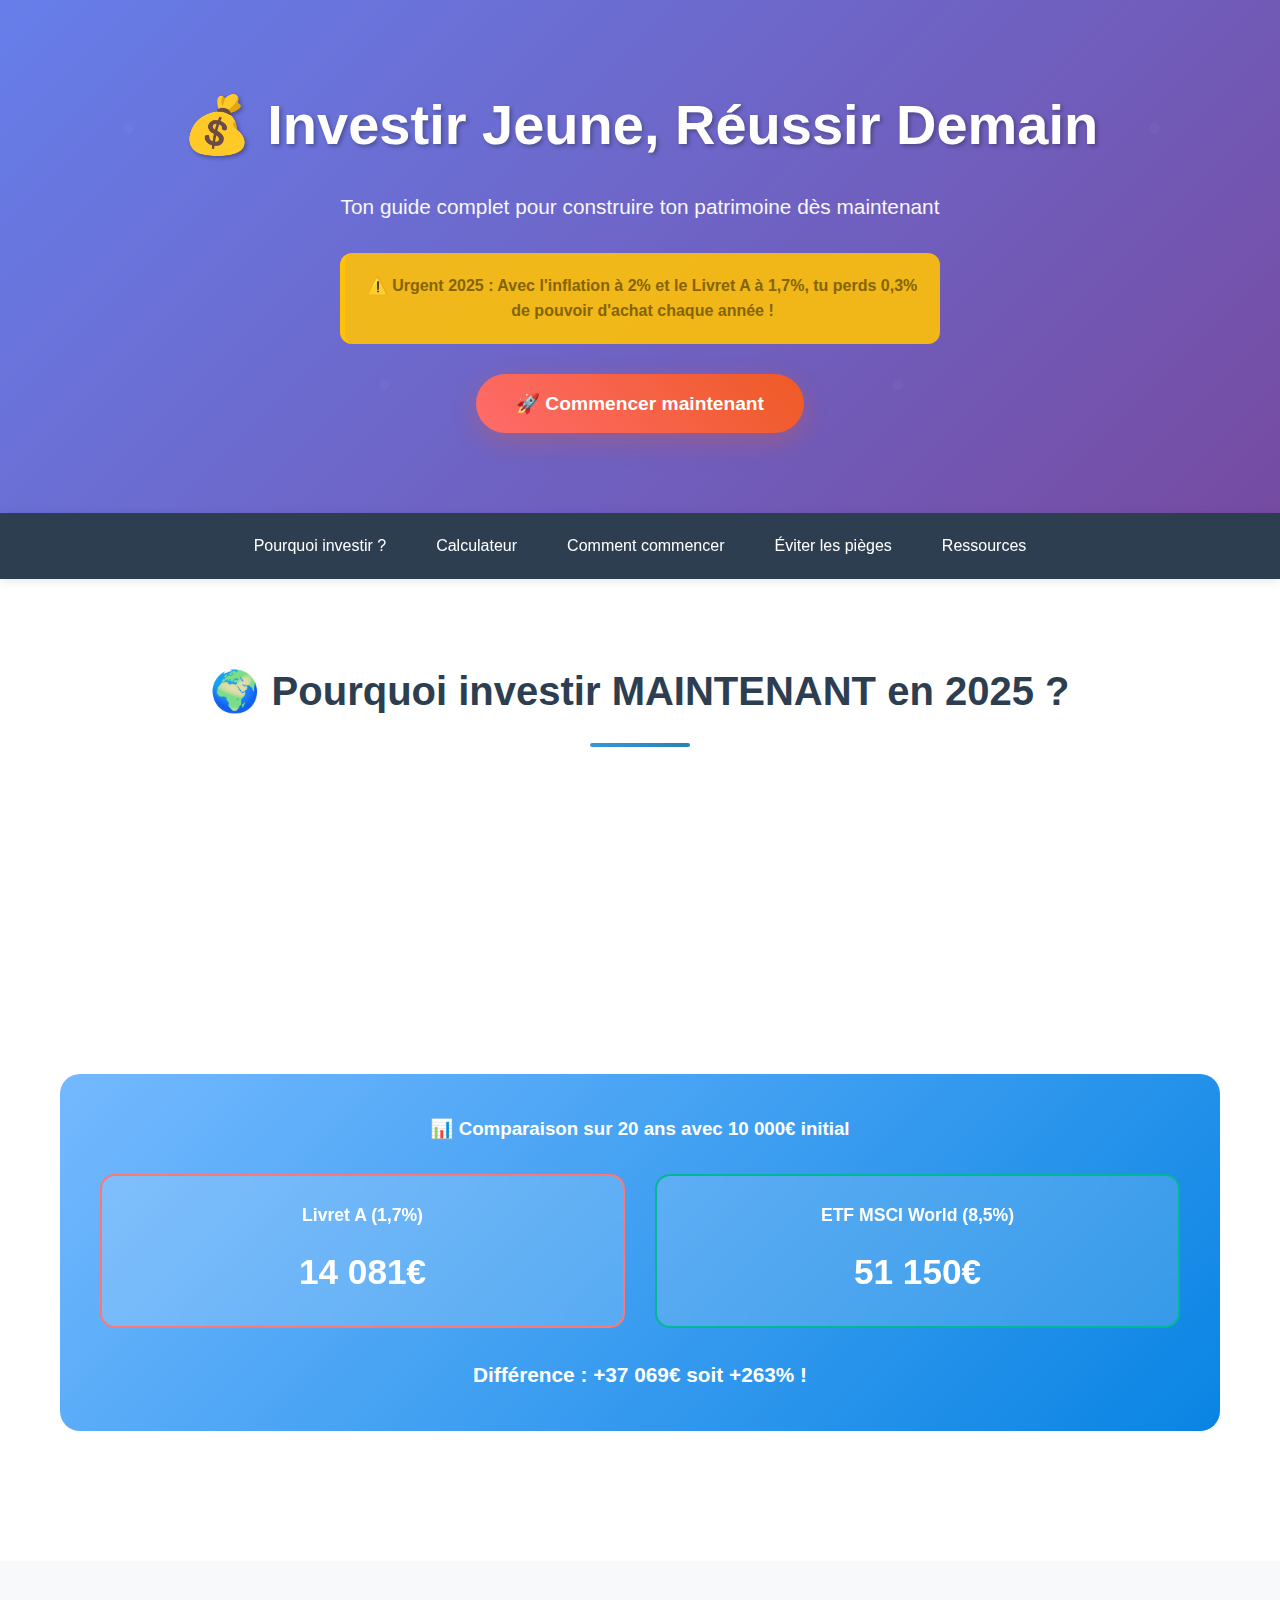
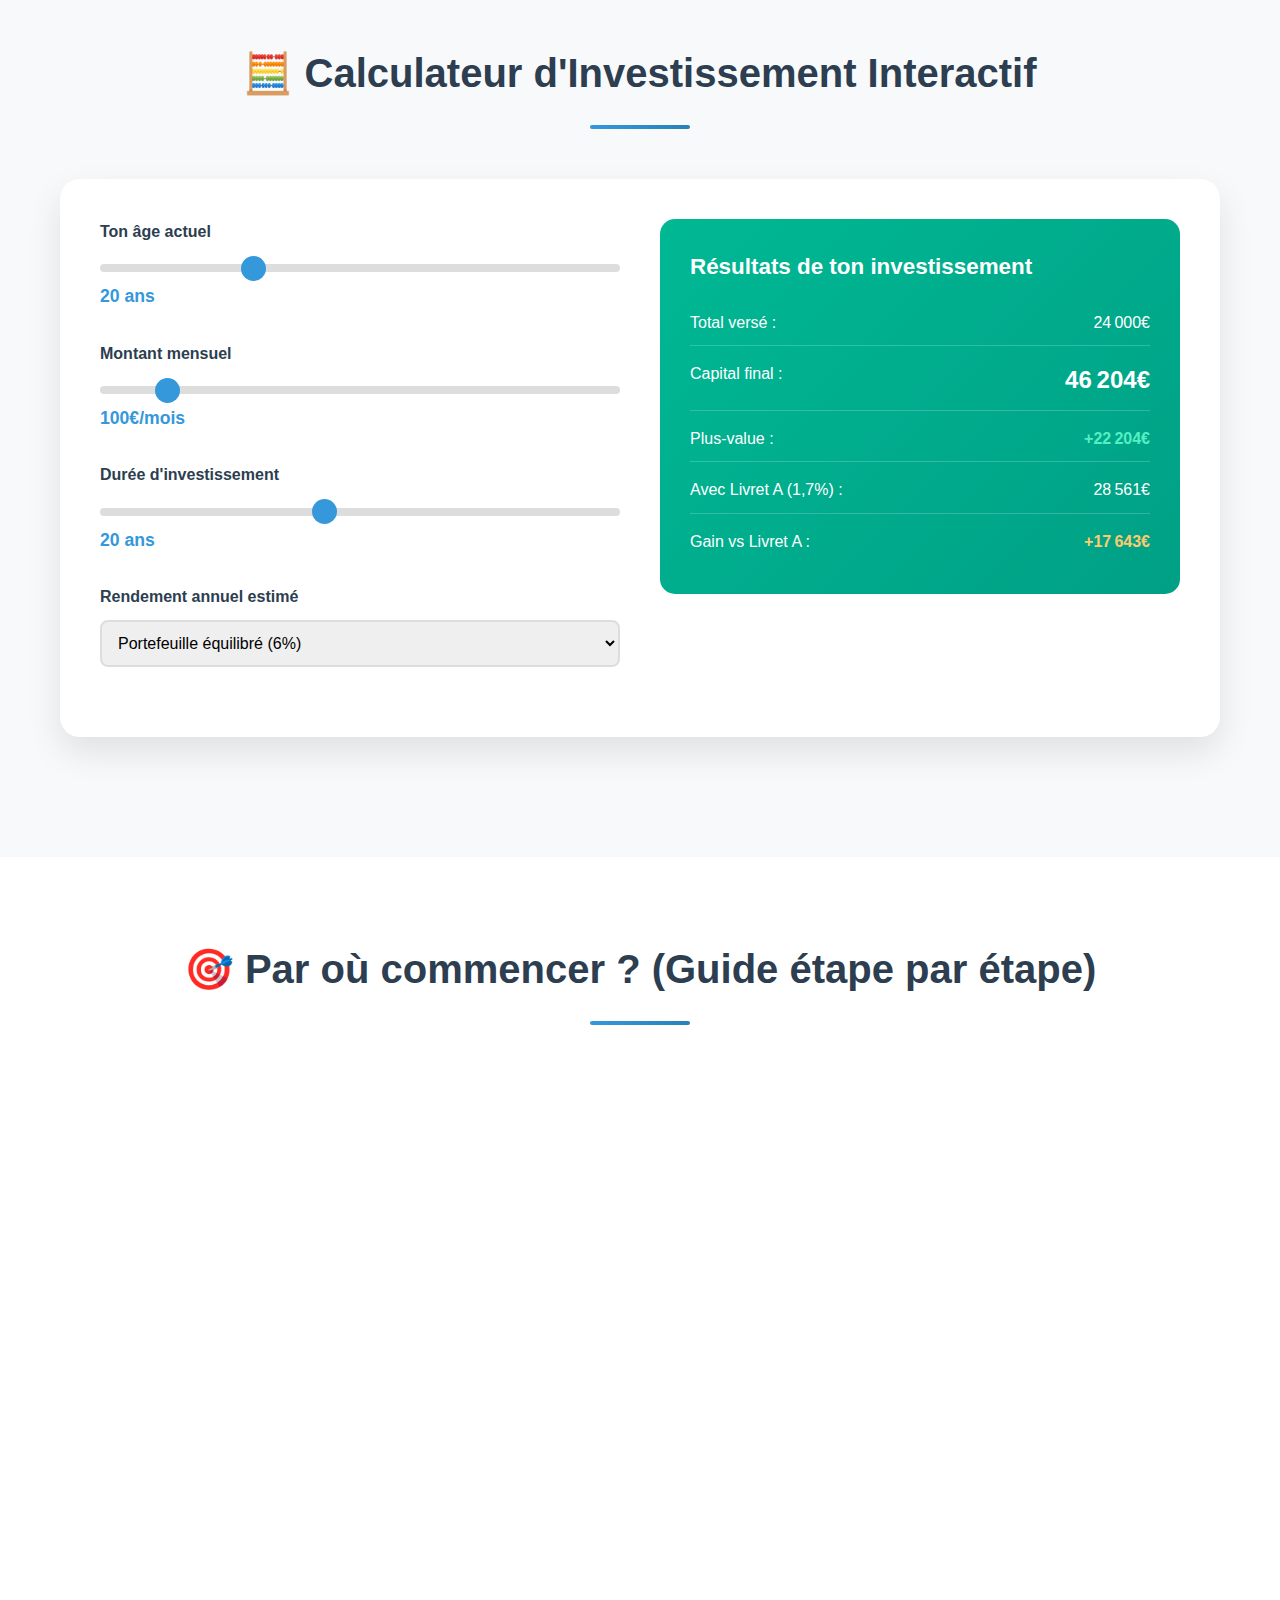
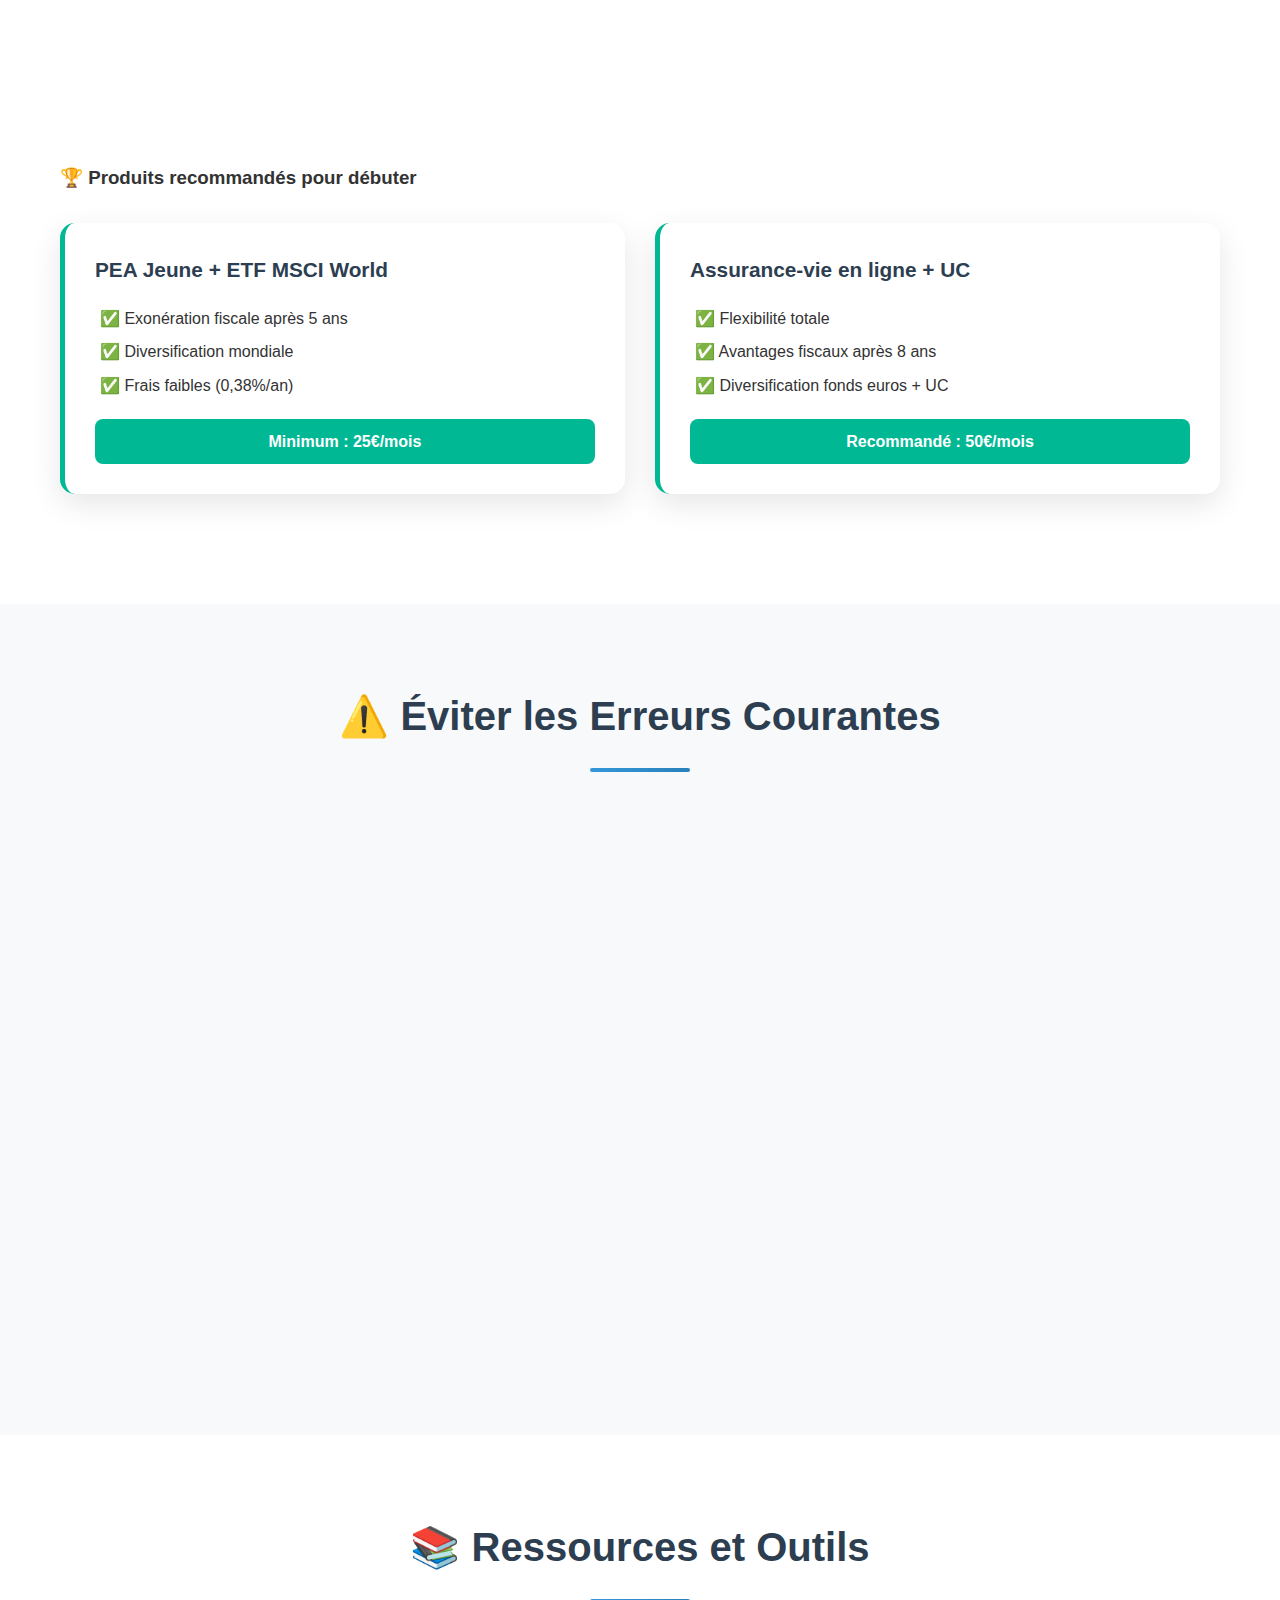
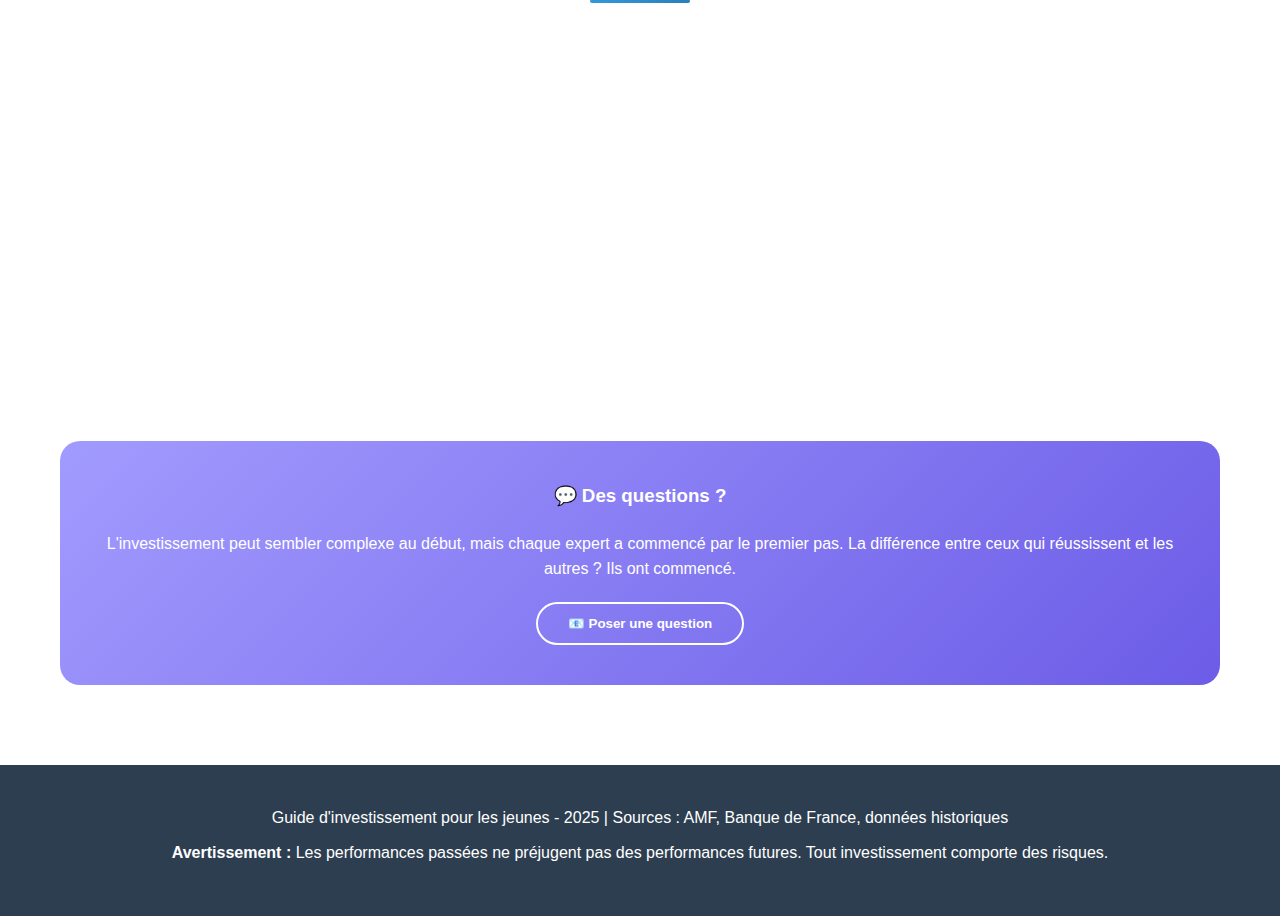
<file: Guide d'investissement/index.html>
<!DOCTYPE html>
<html lang="fr">
<head>
    <meta charset="UTF-8">
    <meta name="viewport" content="width=device-width, initial-scale=1.0">
    <title>Guide d'Investissement pour les Jeunes - Construire son Avenir Financier</title>
    <link rel="stylesheet" href="styles.css">
</head>
<body>
    <header class="hero">
        <div class="container">
            <h1>💰 Investir Jeune, Réussir Demain</h1>
            <p class="hero-subtitle">Ton guide complet pour construire ton patrimoine dès maintenant</p>
            <div class="alert-box">
                <strong>⚠️ Urgent 2025 :</strong> Avec l'inflation à 2% et le Livret A à 1,7%, tu perds 0,3% de pouvoir d'achat chaque année !
            </div>
            <button id="startBtn" class="cta-button">🚀 Commencer maintenant</button>
        </div>
    </header>

    <nav class="navigation">
        <div class="container">
            <ul>
                <li><a href="#pourquoi" data-section="pourquoi">Pourquoi investir ?</a></li>
                <li><a href="#calculateur" data-section="calculateur">Calculateur</a></li>
                <li><a href="#commencer" data-section="commencer">Comment commencer</a></li>
                <li><a href="#eviter" data-section="eviter">Éviter les pièges</a></li>
                <li><a href="#ressources" data-section="ressources">Ressources</a></li>
            </ul>
        </div>
    </nav>

    <main>
        <!-- Section Pourquoi Investir -->
        <section id="pourquoi" class="section">
            <div class="container">
                <h2>🌍 Pourquoi investir MAINTENANT en 2025 ?</h2>

                <div class="cards-grid">
                    <div class="card">
                        <h3>⚡ Tensions géopolitiques</h3>
                        <p>Guerre commerciale USA-Chine, conflit Ukraine-Russie, instabilité énergétique : l'économie mondiale est sous tension.</p>
                    </div>
                    <div class="card">
                        <h3>📈 Inflation persistante</h3>
                        <p>Ton argent sur le Livret A perd 0,3% de valeur réelle chaque année. Sur 20 ans = -6% de pouvoir d'achat !</p>
                    </div>
                    <div class="card">
                        <h3>🚀 Pouvoir des intérêts composés</h3>
                        <p>Commencer à 20 ans vs 30 ans = 500 000€ de différence à la retraite avec seulement 100€/mois !</p>
                    </div>
                </div>

                <div class="comparison-box">
                    <h3>📊 Comparaison sur 20 ans avec 10 000€ initial</h3>
                    <div class="comparison-grid">
                        <div class="comparison-item losing">
                            <h4>Livret A (1,7%)</h4>
                            <div class="amount">14 081€</div>
                        </div>
                        <div class="comparison-item winning">
                            <h4>ETF MSCI World (8,5%)</h4>
                            <div class="amount">51 150€</div>
                        </div>
                    </div>
                    <p class="comparison-result">Différence : <strong>+37 069€</strong> soit +263% !</p>
                </div>
            </div>
        </section>

        <!-- Section Calculateur -->
        <section id="calculateur" class="section">
            <div class="container">
                <h2>🧮 Calculateur d'Investissement Interactif</h2>

                <div class="calculator-container">
                    <div class="calculator-inputs">
                        <div class="input-group">
                            <label for="age">Ton âge actuel</label>
                            <input type="range" id="age" min="18" max="25" value="20">
                            <span id="ageValue">20 ans</span>
                        </div>

                        <div class="input-group">
                            <label for="monthly">Montant mensuel</label>
                            <input type="range" id="monthly" min="50" max="500" step="25" value="100">
                            <span id="monthlyValue">100€/mois</span>
                        </div>

                        <div class="input-group">
                            <label for="years">Durée d'investissement</label>
                            <input type="range" id="years" min="5" max="40" value="20">
                            <span id="yearsValue">20 ans</span>
                        </div>

                        <div class="input-group">
                            <label for="return">Rendement annuel estimé</label>
                            <select id="return">
                                <option value="1.7">Livret A (1,7%)</option>
                                <option value="6" selected>Portefeuille équilibré (6%)</option>
                                <option value="8">ETF actions monde (8%)</option>
                                <option value="10">Portefeuille dynamique (10%)</option>
                            </select>
                        </div>
                    </div>

                    <div class="calculator-results">
                        <div class="result-card">
                            <h3>Résultats de ton investissement</h3>
                            <div class="result-item">
                                <span>Total versé :</span>
                                <span id="totalInvested">24 000€</span>
                            </div>
                            <div class="result-item">
                                <span>Capital final :</span>
                                <span id="finalAmount" class="highlight">39 292€</span>
                            </div>
                            <div class="result-item">
                                <span>Plus-value :</span>
                                <span id="profit" class="profit">+15 292€</span>
                            </div>
                            <div class="result-item">
                                <span>Avec Livret A (1,7%) :</span>
                                <span id="livretA" class="comparison">26 847€</span>
                            </div>
                            <div class="result-item">
                                <span>Gain vs Livret A :</span>
                                <span id="gainVsLivret" class="gain">+12 445€</span>
                            </div>
                        </div>
                    </div>
                </div>
            </div>
        </section>

        <!-- Section Comment Commencer -->
        <section id="commencer" class="section">
            <div class="container">
                <h2>🎯 Par où commencer ? (Guide étape par étape)</h2>

                <div class="steps-container">
                    <div class="step">
                        <div class="step-number">1</div>
                        <div class="step-content">
                            <h3>Épargne de précaution</h3>
                            <p>Constitue 3-4 mois de charges sur Livret A/LDDS</p>
                            <div class="step-detail">💰 Exemple : 3000-5000€ selon ton budget</div>
                        </div>
                    </div>

                    <div class="step">
                        <div class="step-number">2</div>
                        <div class="step-content">
                            <h3>Ouvrir les bonnes enveloppes</h3>
                            <p>PEA Jeune (18-25 ans) + Assurance-vie en ligne</p>
                            <div class="step-detail">⏱️ Délai : 1 semaine maximum</div>
                        </div>
                    </div>

                    <div class="step">
                        <div class="step-number">3</div>
                        <div class="step-content">
                            <h3>Premier investissement</h3>
                            <p>ETF MSCI World via PEA, versements mensuels automatiques</p>
                            <div class="step-detail">📈 50-200€/mois selon tes revenus</div>
                        </div>
                    </div>

                    <div class="step">
                        <div class="step-number">4</div>
                        <div class="step-content">
                            <h3>Diversification progressive</h3>
                            <p>Ajouter ETF émergents, sectoriels selon profil</p>
                            <div class="step-detail">📅 Après 6 mois d'expérience</div>
                        </div>
                    </div>
                </div>

                <div class="recommended-products">
                    <h3>🏆 Produits recommandés pour débuter</h3>
                    <div class="products-grid">
                        <div class="product-card">
                            <h4>PEA Jeune + ETF MSCI World</h4>
                            <ul>
                                <li>✅ Exonération fiscale après 5 ans</li>
                                <li>✅ Diversification mondiale</li>
                                <li>✅ Frais faibles (0,38%/an)</li>
                            </ul>
                            <div class="product-min">Minimum : 25€/mois</div>
                        </div>

                        <div class="product-card">
                            <h4>Assurance-vie en ligne + UC</h4>
                            <ul>
                                <li>✅ Flexibilité totale</li>
                                <li>✅ Avantages fiscaux après 8 ans</li>
                                <li>✅ Diversification fonds euros + UC</li>
                            </ul>
                            <div class="product-min">Recommandé : 50€/mois</div>
                        </div>
                    </div>
                </div>
            </div>
        </section>

        <!-- Section Éviter les Pièges -->
        <section id="eviter" class="section">
            <div class="container">
                <h2>⚠️ Éviter les Erreurs Courantes</h2>

                <div class="errors-grid">
                    <div class="error-card">
                        <h3>🎰 FOMO (Fear of Missing Out)</h3>
                        <p>Se précipiter sur les tendances crypto/actions à la mode</p>
                        <div class="solution">✅ Solution : Stratégie définie à l'avance</div>
                    </div>

                    <div class="error-card">
                        <h3>😱 Panique lors des baisses</h3>
                        <p>Vendre au plus bas par émotion</p>
                        <div class="solution">✅ Solution : Vision long terme, volatilité = normalité</div>
                    </div>

                    <div class="error-card">
                        <h3>🎯 Sous-diversification</h3>
                        <p>Tout miser sur une seule action/crypto/secteur</p>
                        <div class="solution">✅ Solution : ETF diversifiés dès le départ</div>
                    </div>

                    <div class="error-card">
                        <h3>💸 Négliger les frais</h3>
                        <p>2,5% de frais = -12% de performance sur 10 ans</p>
                        <div class="solution">✅ Solution : ETF et courtiers en ligne</div>
                    </div>

                    <div class="error-card">
                        <h3>🧠 Overconfidence</h3>
                        <p>Surestimer ses capacités après quelques gains</p>
                        <div class="solution">✅ Solution : Rester humble, continuer à apprendre</div>
                    </div>

                    <div class="error-card">
                        <h3>📱 Conseils réseaux sociaux</h3>
                        <p>Suivre les "gourous" Instagram/TikTok</p>
                        <div class="solution">✅ Solution : Sources officielles (AMF, Banque de France)</div>
                    </div>
                </div>
            </div>
        </section>

        <!-- Section Ressources -->
        <section id="ressources" class="section">
            <div class="container">
                <h2>📚 Ressources et Outils</h2>

                <div class="resources-grid">
                    <div class="resource-category">
                        <h3>🏛️ Sites officiels</h3>
                        <ul>
                            <li>📋 AMF (Autorité des Marchés Financiers)</li>
                            <li>🏦 Mes questions d'argent (Banque de France)</li>
                            <li>📖 La Finance Pour Tous</li>
                        </ul>
                    </div>

                    <div class="resource-category">
                        <h3>📱 Applications recommandées</h3>
                        <ul>
                            <li>💼 Boursorama, Fortuneo (PEA)</li>
                            <li>🤖 Nalo, Yomoni (Assurance-vie)</li>
                            <li>📊 JustETF (Comparaison ETF)</li>
                        </ul>
                    </div>

                    <div class="resource-category">
                        <h3>📚 Formation continue</h3>
                        <ul>
                            <li>📗 "L'investisseur intelligent" (Benjamin Graham)</li>
                            <li>🎧 Podcasts : "Parlons Patrimoine"</li>
                            <li>📺 Chaînes YouTube éducatives françaises</li>
                        </ul>
                    </div>
                </div>

                <div class="contact-section">
                    <h3>💬 Des questions ?</h3>
                    <p>L'investissement peut sembler complexe au début, mais chaque expert a commencé par le premier pas. La différence entre ceux qui réussissent et les autres ? Ils ont commencé.</p>
                    <button class="secondary-button">📧 Poser une question</button>
                </div>
            </div>
        </section>
    </main>

    <footer>
        <div class="container">
            <p>Guide d'investissement pour les jeunes - 2025 | Sources : AMF, Banque de France, données historiques</p>
            <p><strong>Avertissement :</strong> Les performances passées ne préjugent pas des performances futures. Tout investissement comporte des risques.</p>
        </div>
    </footer>

    <script src="script.js"></script>
</body>
</html>
</file>
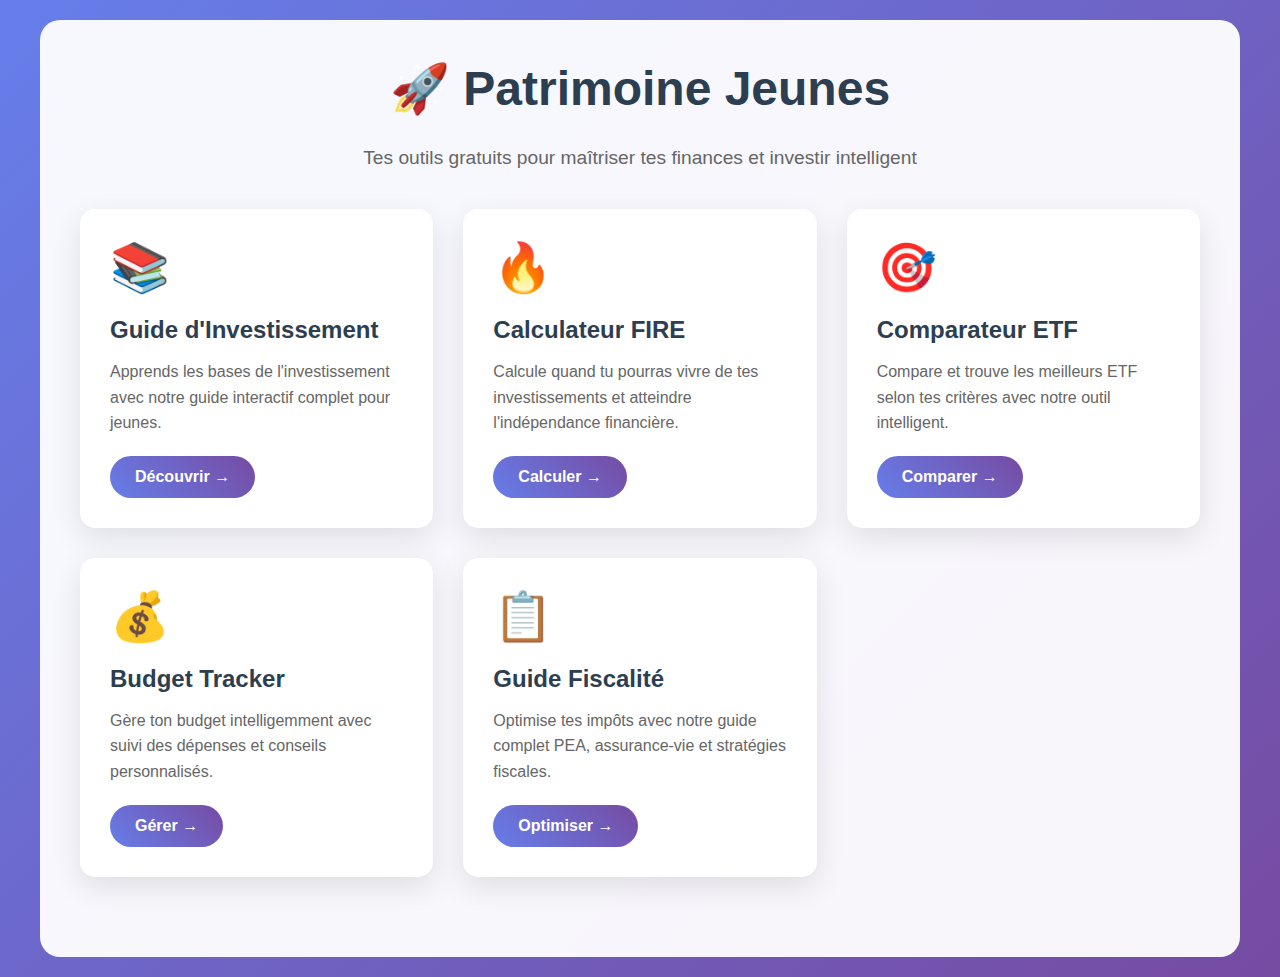
<file: Accueil.html>
<!DOCTYPE html>
<html lang="fr">
<head>
    <meta charset="UTF-8">
    <meta name="viewport" content="width=device-width, initial-scale=1.0">
    <title>Patrimoine Jeunes - Outils Finance</title>
    <style>
        * { margin: 0; padding: 0; box-sizing: border-box; }
        body { 
            font-family: 'Inter', sans-serif; 
            background: linear-gradient(135deg, #667eea 0%, #764ba2 100%);
            min-height: 100vh; 
            padding: 20px; 
        }
        .container { 
            max-width: 1200px; margin: 0 auto; 
            background: rgba(255,255,255,0.95); 
            border-radius: 20px; padding: 40px; 
        }
        h1 { text-align: center; font-size: 3rem; color: #2c3e50; margin-bottom: 30px; }
        .tools-grid { 
            display: grid; 
            grid-template-columns: repeat(auto-fit, minmax(300px, 1fr)); 
            gap: 30px; margin: 40px 0; 
        }
        .tool-card { 
            background: white; padding: 30px; border-radius: 15px; 
            box-shadow: 0 10px 30px rgba(0,0,0,0.1); 
            transition: transform 0.3s ease; 
        }
        .tool-card:hover { transform: translateY(-10px); }
        .tool-icon { font-size: 3rem; margin-bottom: 20px; }
        .tool-title { font-size: 1.5rem; font-weight: 600; margin-bottom: 15px; color: #2c3e50; }
        .tool-desc { color: #666; margin-bottom: 20px; line-height: 1.6; }
        .tool-btn { 
            background: linear-gradient(45deg, #667eea, #764ba2); 
            color: white; padding: 12px 25px; border: none; 
            border-radius: 25px; cursor: pointer; font-weight: 600; 
            text-decoration: none; display: inline-block;
        }
        .tool-btn:hover { transform: translateY(-2px); }
    </style>
</head>
<body>
    <div class="container">
        <h1>🚀 Patrimoine Jeunes</h1>
        <p style="text-align: center; font-size: 1.2rem; color: #666; margin-bottom: 40px;">
            Tes outils gratuits pour maîtriser tes finances et investir intelligent
        </p>
        
        <div class="tools-grid">
            <div class="tool-card">
                <div class="tool-icon">📚</div>
                <div class="tool-title">Guide d'Investissement</div>
                <div class="tool-desc">Apprends les bases de l'investissement avec notre guide interactif complet pour jeunes.</div>
                <a href="guide-investissement/index.html" class="tool-btn">Découvrir →</a>
            </div>
            
            <div class="tool-card">
                <div class="tool-icon">🔥</div>
                <div class="tool-title">Calculateur FIRE</div>
                <div class="tool-desc">Calcule quand tu pourras vivre de tes investissements et atteindre l'indépendance financière.</div>
                <a href="calculateur-fire/calculateur_fire.html" class="tool-btn">Calculer →</a>
            </div>
            
            <div class="tool-card">
                <div class="tool-icon">🎯</div>
                <div class="tool-title">Comparateur ETF</div>
                <div class="tool-desc">Compare et trouve les meilleurs ETF selon tes critères avec notre outil intelligent.</div>
                <a href="comparateur-etf/comparateur_etf.html" class="tool-btn">Comparer →</a>
            </div>
            
            <div class="tool-card">
                <div class="tool-icon">💰</div>
                <div class="tool-title">Budget Tracker</div>
                <div class="tool-desc">Gère ton budget intelligemment avec suivi des dépenses et conseils personnalisés.</div>
                <a href="budget-tracker/budget_tracker.html" class="tool-btn">Gérer →</a>
            </div>
            
            <div class="tool-card">
                <div class="tool-icon">📋</div>
                <div class="tool-title">Guide Fiscalité</div>
                <div class="tool-desc">Optimise tes impôts avec notre guide complet PEA, assurance-vie et stratégies fiscales.</div>
                <a href="guide-fiscalite/guide_fiscalite.html" class="tool-btn">Optimiser →</a>
            </div>
        </div>
    </div>
</body>
</html>
</file>
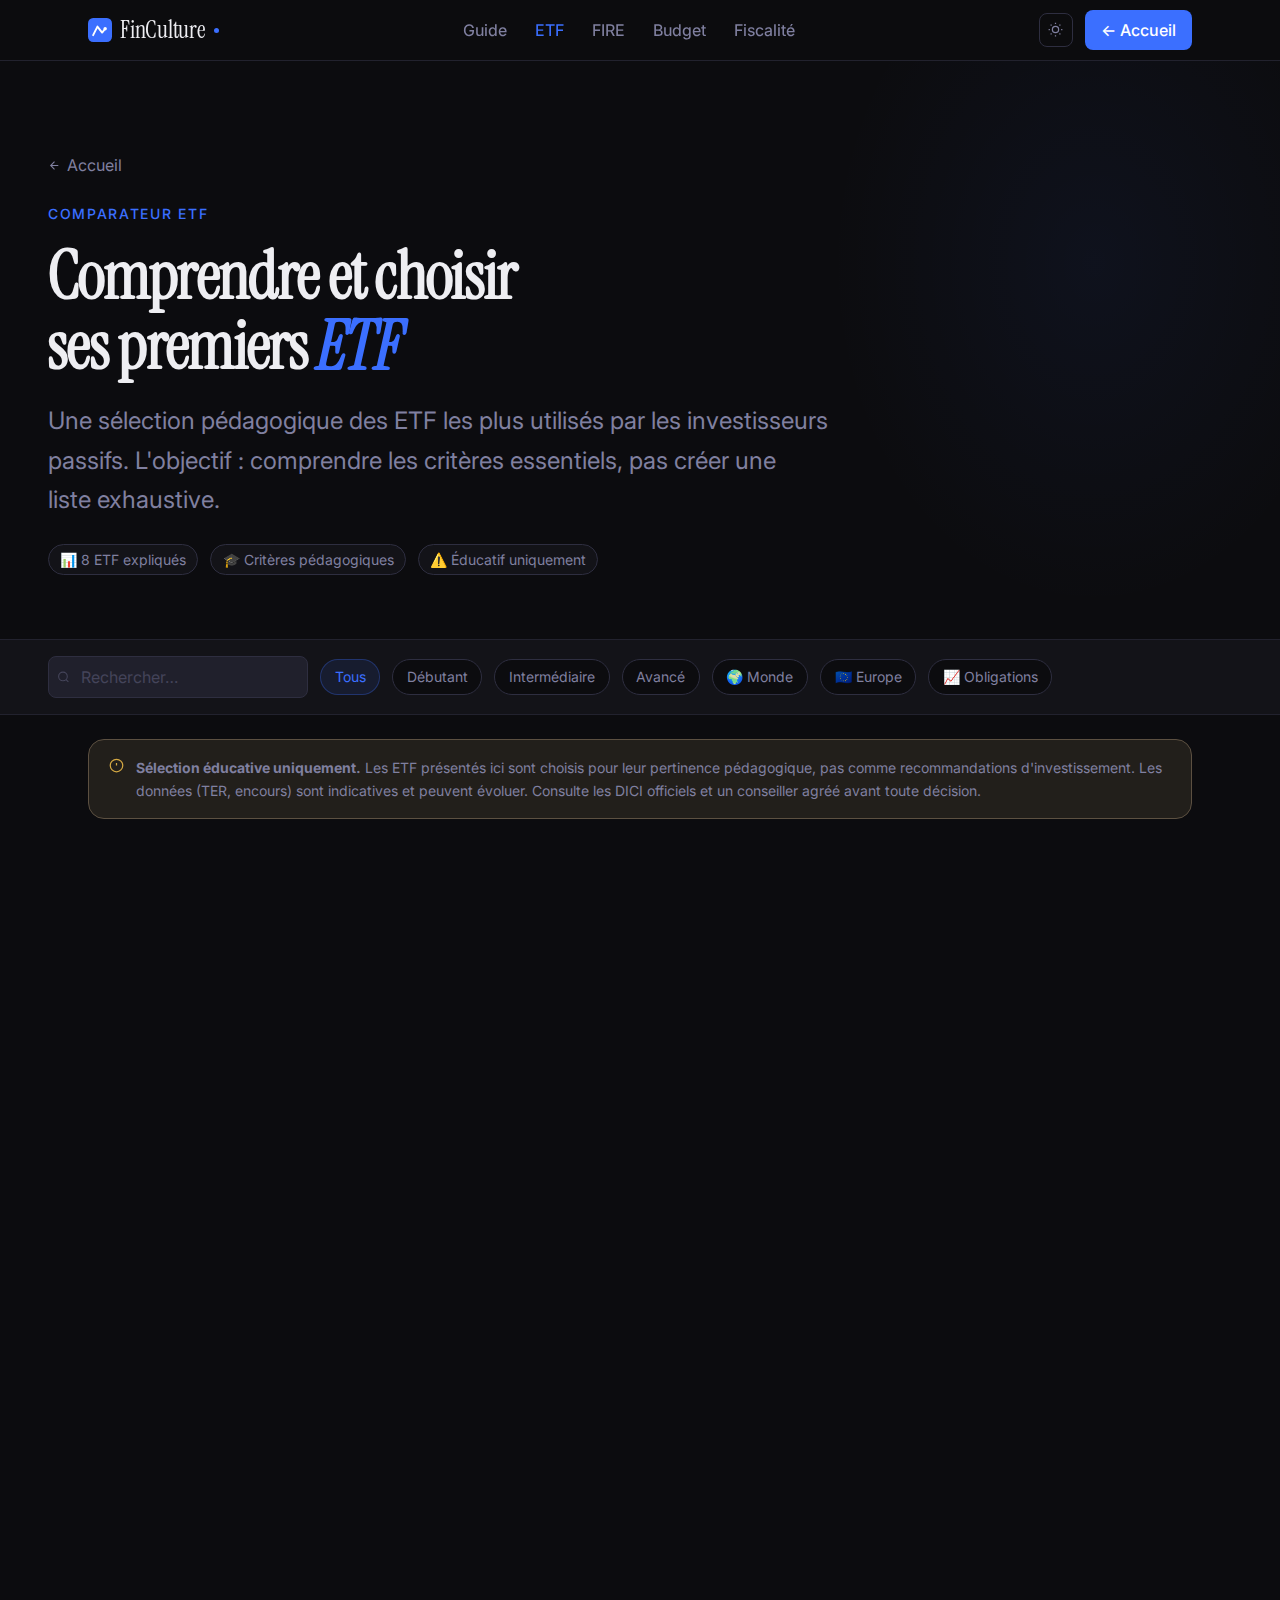
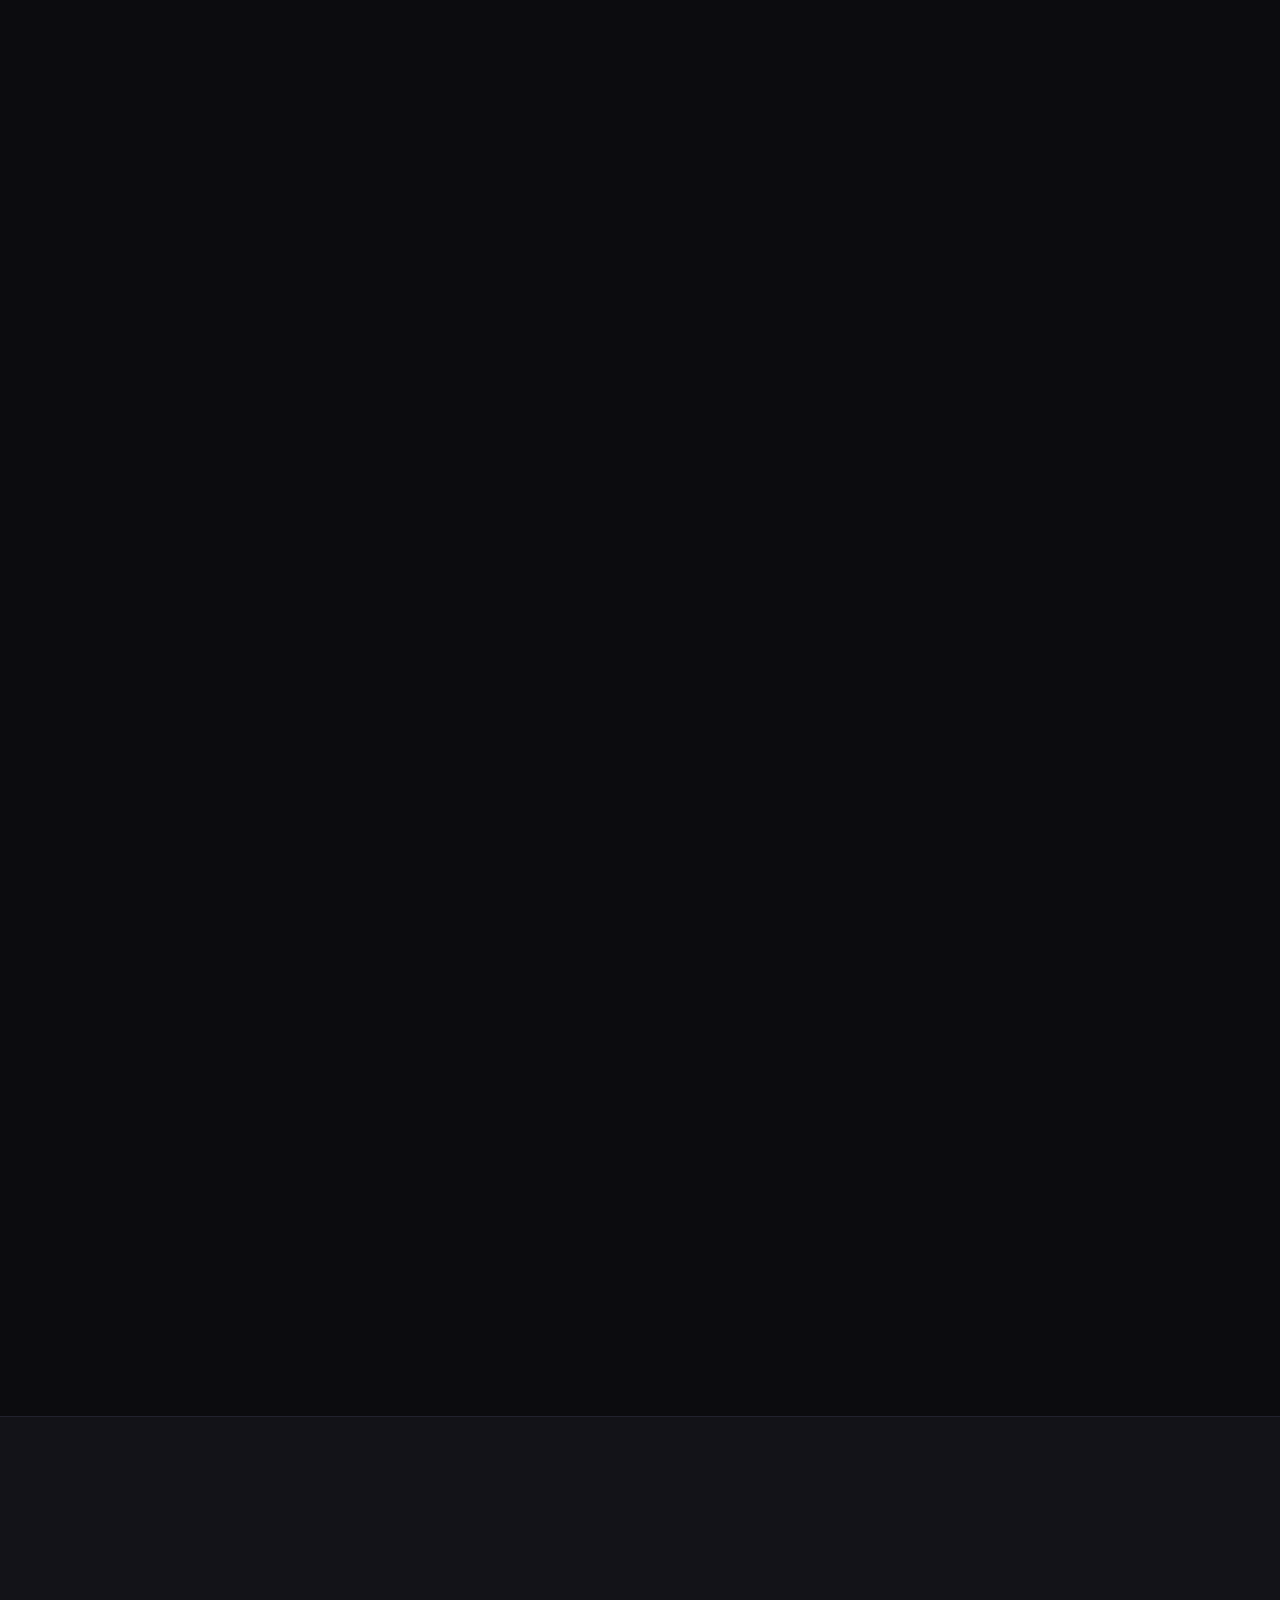
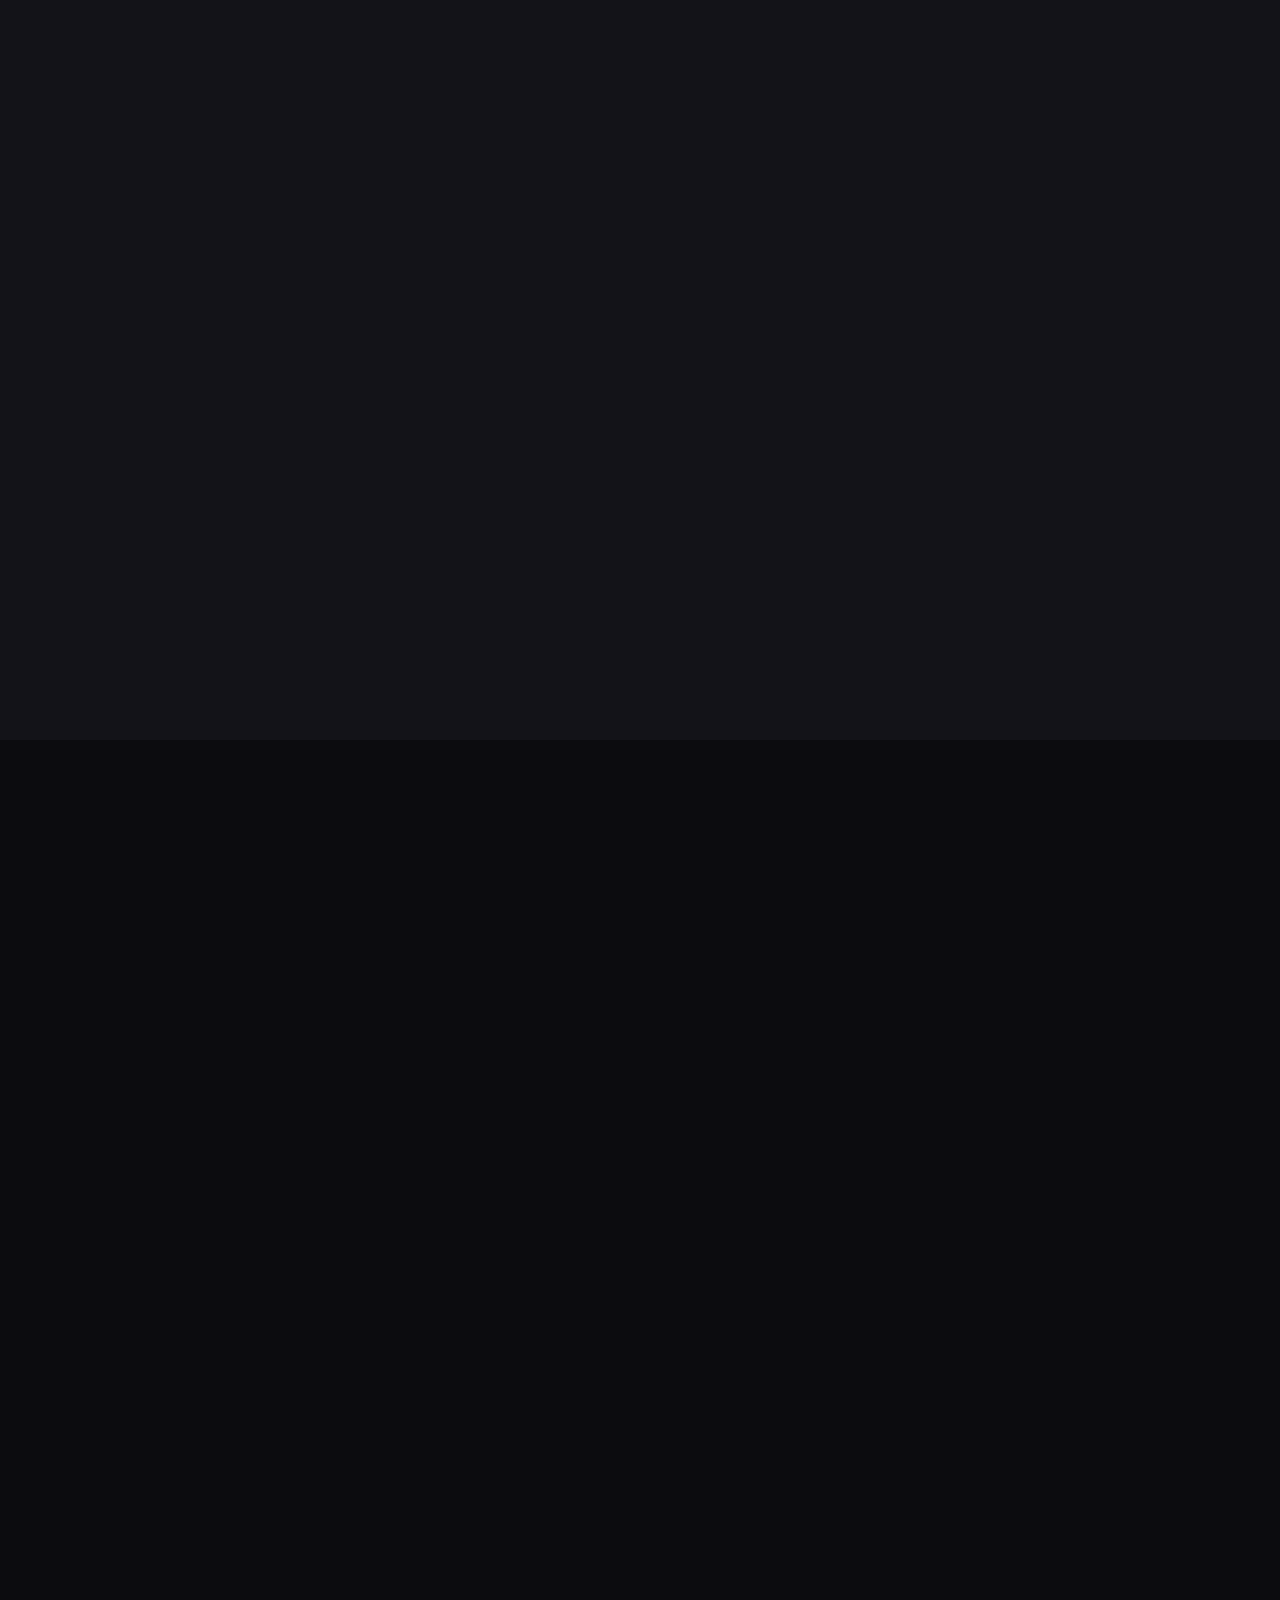
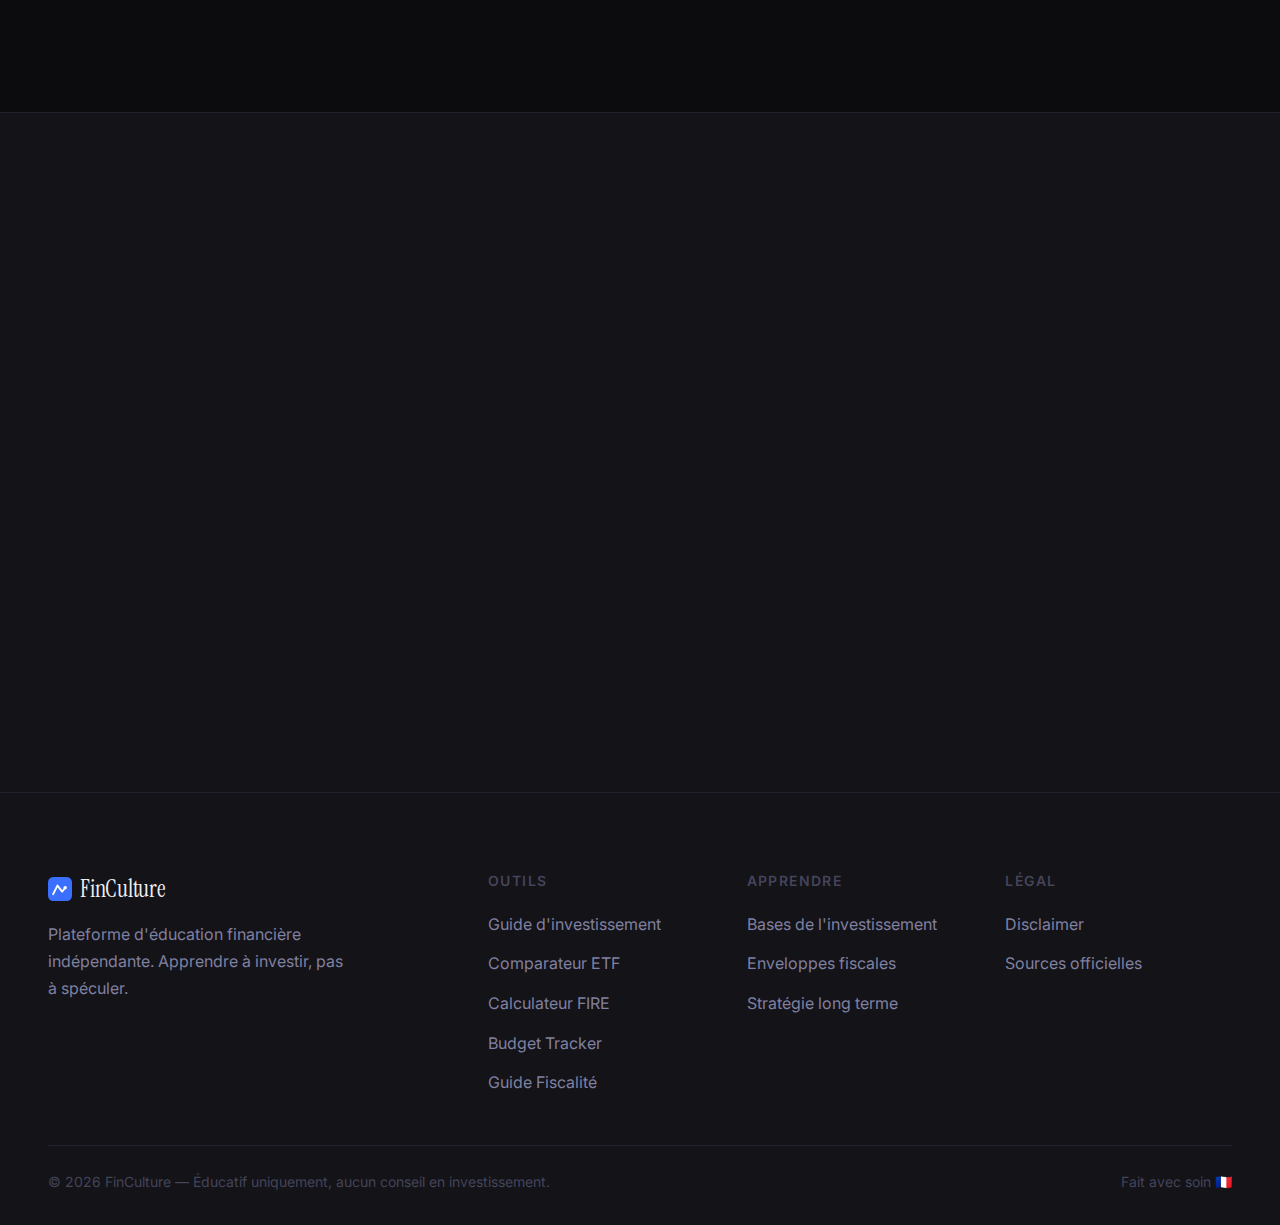
<file: comparateur_etf (1).html>
<!DOCTYPE html>
<html lang="fr" data-theme="dark">
<head>
  <meta charset="UTF-8"><meta name="viewport" content="width=device-width,initial-scale=1.0">
  <title>Comparateur ETF pédagogique — FinCulture</title>
  <meta name="description" content="Comprendre et comparer les principaux ETF indiciels : MSCI World, Nasdaq, obligations, émergents. Critères de sélection expliqués pour débutants. Éducatif uniquement.">
  <meta property="og:title" content="Comparateur ETF pédagogique — FinCulture">
  <meta property="og:description" content="Comprendre et comparer les principaux ETF indiciels : MSCI World, Nasdaq, obligations, émergents. Critères de sélection expliqués pour débutants. Éducatif uniquement.">
  <link rel="preconnect" href="https://fonts.googleapis.com">
  <link rel="preconnect" href="https://fonts.gstatic.com" crossorigin>
  <link href="https://fonts.googleapis.com/css2?family=Instrument+Serif:ital@0;1&family=Inter:wght@300..700&display=swap" rel="stylesheet">
  <style>
    :root{
      --fd:'Instrument Serif',Georgia,serif;
      --fb:'Inter','Helvetica Neue',sans-serif;
      --xs:clamp(.75rem,.7rem + .25vw,.875rem);
      --sm:clamp(.875rem,.8rem + .35vw,1rem);
      --base:clamp(1rem,.95rem + .25vw,1.125rem);
      --lg:clamp(1.125rem,1rem + .75vw,1.5rem);
      --xl:clamp(1.5rem,1.2rem + 1.25vw,2.25rem);
      --2xl:clamp(2rem,1.2rem + 2.5vw,3.5rem);
      --3xl:clamp(2.5rem,1rem + 4vw,5rem);
      --s1:.25rem;--s2:.5rem;--s3:.75rem;--s4:1rem;--s5:1.25rem;--s6:1.5rem;
      --s8:2rem;--s10:2.5rem;--s12:3rem;--s16:4rem;--s20:5rem;--s24:6rem;
      --r1:.375rem;--r2:.5rem;--r3:.75rem;--r4:1rem;--r5:1.5rem;--rf:9999px;
      --ease:180ms cubic-bezier(.16,1,.3,1);
      --cw:1200px;--cd:960px;--cn:640px;
    }
    :root,[data-theme="dark"]{
      --bg:#0c0c0f;--s:#131318;--s2:#1a1a22;--so:#20202c;--sd:#28283a;
      --dv:#22222e;--bd:#2e2e40;
      --t:#eeeef2;--tm:#8080a0;--tf:#44445a;--ti:#0c0c0f;
      --p:#3b6fff;--ph:#5c85ff;--pa:#2050e0;--phl:rgba(59,111,255,.1);
      --gd:#d4a843;--ok:#3ecf8e;--er:#ff5555;
      --e1:0 1px 3px rgba(0,0,0,.5);--e2:0 4px 16px rgba(0,0,0,.6);--e3:0 16px 40px rgba(0,0,0,.7);
    }
    [data-theme="light"]{
      --bg:#f6f6f9;--s:#fff;--s2:#f0f0f5;--so:#e8e8f0;--sd:#dcdce8;
      --dv:#e2e2ec;--bd:#d0d0de;
      --t:#0d0d18;--tm:#5a5a78;--tf:#aaaabc;--ti:#fff;
      --p:#2450d8;--ph:#3b6fff;--pa:#1838b0;--phl:rgba(36,80,216,.08);
      --gd:#a07810;--ok:#1a9e5e;--er:#cc2222;
      --e1:0 1px 3px rgba(0,0,0,.07);--e2:0 4px 16px rgba(0,0,0,.09);--e3:0 16px 40px rgba(0,0,0,.13);
    }
    *,*::before,*::after{box-sizing:border-box;margin:0;padding:0}
    html{-webkit-font-smoothing:antialiased;scroll-behavior:smooth;scroll-padding-top:4rem;text-rendering:optimizeLegibility}
    body{min-height:100dvh;font-family:var(--fb);font-size:var(--base);color:var(--t);background:var(--bg);line-height:1.65;overflow-x:hidden}
    img,svg{display:block;max-width:100%;height:auto}
    h1,h2,h3,h4{text-wrap:balance;line-height:1.12;font-family:var(--fd)}
    p,li{text-wrap:pretty}
    a{color:inherit;text-decoration:none}
    button{cursor:pointer;background:none;border:none;font:inherit;color:inherit}
    input,select,textarea,range{font:inherit;color:inherit}
    ::selection{background:rgba(59,111,255,.22)}
    :focus-visible{outline:2px solid var(--p);outline-offset:3px;border-radius:var(--r1)}
    a,button,[role=button]{transition:color var(--ease),background var(--ease),border-color var(--ease),box-shadow var(--ease),opacity var(--ease),transform var(--ease)}
    @media(prefers-reduced-motion:reduce){*,*::before,*::after{animation-duration:.01ms!important;transition-duration:.01ms!important}}
    .sr{position:absolute;width:1px;height:1px;padding:0;margin:-1px;overflow:hidden;clip:rect(0,0,0,0);white-space:nowrap;border-width:0}
    .skip{position:absolute;top:-100%;left:1rem;background:var(--p);color:#fff;padding:.5rem 1rem;border-radius:var(--r2);z-index:9999;font-size:var(--sm)}
    .skip:focus{top:.5rem}
    /* NAV */
    .hdr{position:sticky;top:0;z-index:200;background:color-mix(in srgb,var(--bg) 82%,transparent);backdrop-filter:blur(22px);-webkit-backdrop-filter:blur(22px);border-bottom:1px solid var(--dv)}
    .hdr-in{max-width:var(--cw);margin:0 auto;padding:0 clamp(1rem,4vw,3rem);height:3.75rem;display:flex;align-items:center;justify-content:space-between;gap:2rem}
    .logo{display:flex;align-items:center;gap:.5rem;flex-shrink:0}
    .logo-t{font-family:var(--fd);font-size:var(--lg);color:var(--t);letter-spacing:-.01em}
    .logo-d{width:5px;height:5px;border-radius:50%;background:var(--p)}
    .nav-l{display:flex;align-items:center;gap:1.75rem}
    .nav-l a{font-size:var(--sm);color:var(--tm);font-weight:450}
    .nav-l a:hover,.nav-l a.act{color:var(--t)}
    .nav-l a.act{color:var(--p)}
    .nav-r{display:flex;align-items:center;gap:.75rem}
    .i-btn{width:34px;height:34px;border-radius:var(--r2);display:flex;align-items:center;justify-content:center;color:var(--tm);border:1px solid var(--bd)}
    .i-btn:hover{color:var(--t);border-color:var(--tm)}
    .btn-p{display:inline-flex;align-items:center;gap:.4rem;font-size:var(--sm);font-weight:500;padding:.45rem 1rem;background:var(--p);color:#fff;border-radius:var(--r2)}
    .btn-p:hover{background:var(--ph);transform:translateY(-1px);box-shadow:0 6px 20px rgba(59,111,255,.35)}
    .btn-g{display:inline-flex;align-items:center;gap:.4rem;font-size:var(--sm);font-weight:500;padding:.45rem 1rem;color:var(--tm);border:1px solid var(--bd);border-radius:var(--r2)}
    .btn-g:hover{color:var(--t);border-color:var(--tm)}
    .hmb{display:none;width:34px;height:34px;align-items:center;justify-content:center;border-radius:var(--r2);border:1px solid var(--bd);color:var(--tm);flex-direction:column;gap:4px}
    @media(max-width:768px){.nav-l{display:none}.nav-r .btn-p{display:none}.hmb{display:flex}}
    .mnav{display:none;position:fixed;inset:0;z-index:190;background:var(--bg);padding:4.5rem 1.5rem 2rem;flex-direction:column;gap:.25rem;overflow-y:auto}
    .mnav.open{display:flex}
    .mnav a{font-size:var(--lg);color:var(--tm);padding:.75rem 1rem;border-radius:var(--r3)}
    .mnav a:hover{color:var(--t);background:var(--so)}
    .mnav hr{border:none;border-top:1px solid var(--dv);margin:.75rem 0}
    /* FOOTER */
    .ftr{background:var(--s);border-top:1px solid var(--dv);padding:clamp(3rem,6vw,5rem) clamp(1rem,4vw,3rem) 2rem}
    .ftr-in{max-width:var(--cw);margin:0 auto}
    .ftr-g{display:grid;grid-template-columns:1.8fr 1fr 1fr 1fr;gap:2rem;margin-bottom:3rem}
    @media(max-width:768px){.ftr-g{grid-template-columns:1fr 1fr;gap:1.5rem}}
    @media(max-width:480px){.ftr-g{grid-template-columns:1fr}}
    .ftr-d{font-size:var(--sm);color:var(--tm);line-height:1.7;margin-top:.75rem;max-width:30ch}
    .ftr-h{font-size:var(--xs);font-weight:600;text-transform:uppercase;letter-spacing:.1em;color:var(--tf);margin-bottom:1rem;font-family:var(--fb)}
    .ftr-ul{list-style:none;display:flex;flex-direction:column;gap:.625rem}
    .ftr-ul a{font-size:var(--sm);color:var(--tm)}
    .ftr-ul a:hover{color:var(--t)}
    .ftr-b{display:flex;justify-content:space-between;align-items:center;flex-wrap:wrap;gap:1rem;padding-top:1.5rem;border-top:1px solid var(--dv);font-size:var(--xs);color:var(--tf)}
    /* PAGE HERO */
    .ph{padding:clamp(3rem,7vw,6rem) clamp(1rem,4vw,3rem) clamp(2.5rem,5vw,4rem);border-bottom:1px solid var(--dv);position:relative;overflow:hidden}
    .ph::after{content:'';position:absolute;top:-30%;right:-8%;width:45%;height:130%;background:radial-gradient(ellipse,rgba(59,111,255,.06) 0%,transparent 65%);pointer-events:none}
    .ph-in{max-width:var(--cw);margin:0 auto;position:relative;z-index:1}
    .back{display:inline-flex;align-items:center;gap:.4rem;font-size:var(--sm);color:var(--tm);margin-bottom:1.5rem}
    .back:hover{color:var(--t)}
    .ey{font-size:var(--xs);font-weight:500;text-transform:uppercase;letter-spacing:.12em;color:var(--p);margin-bottom:1rem;display:block;font-family:var(--fb)}
    .ph-t{font-size:var(--3xl);color:var(--t);letter-spacing:-.025em;line-height:1.04;margin-bottom:1.25rem}
    .ph-t em{color:var(--p);font-style:italic}
    .ph-s{font-size:var(--lg);color:var(--tm);max-width:54ch;line-height:1.65;margin-bottom:1.5rem}
    .ph-m{display:flex;flex-wrap:wrap;gap:.75rem}
    .mbg{display:inline-flex;align-items:center;font-size:var(--xs);padding:.2rem .7rem;border-radius:var(--rf);border:1px solid var(--bd);color:var(--tm);background:var(--s);font-family:var(--fb)}
    /* DISC */
    .disc{background:color-mix(in srgb,var(--gd) 8%,var(--s));border:1px solid color-mix(in srgb,var(--gd) 28%,var(--bd));border-radius:var(--r4);padding:1rem 1.25rem;display:flex;align-items:flex-start;gap:.75rem;margin-bottom:2rem}
    .disc svg{flex-shrink:0;color:var(--gd);width:15px;height:15px;margin-top:2px}
    .disc p{font-size:var(--xs);color:var(--tm);line-height:1.65;max-width:none}
    /* SECTIONS */
    .sec{padding:clamp(3rem,7vw,6rem) clamp(1rem,4vw,3rem)}
    .sec-s{background:var(--s);border-top:1px solid var(--dv)}
    .cw{max-width:var(--cw);margin:0 auto}
    .cd{max-width:var(--cd);margin:0 auto}
    .cn{max-width:var(--cn);margin:0 auto}
    .lbl{font-size:var(--xs);font-weight:500;text-transform:uppercase;letter-spacing:.12em;color:var(--p);margin-bottom:.75rem;display:block;font-family:var(--fb)}
    .sttl{font-size:var(--2xl);color:var(--t);letter-spacing:-.022em;margin-bottom:1rem;line-height:1.08}
    .sttl em{color:var(--p);font-style:italic}
    .ssub{font-size:var(--base);color:var(--tm);max-width:58ch;line-height:1.72;margin-bottom:2rem}
    /* CARDS */
    .card{background:var(--s);border:1px solid var(--bd);border-radius:var(--r4);padding:1.5rem;transition:all var(--ease)}
    .card:hover{box-shadow:var(--e2);border-color:color-mix(in srgb,var(--p) 35%,var(--bd));transform:translateY(-2px)}
    /* TABLE */
    .tbl{width:100%;border-collapse:collapse;font-size:var(--sm);border-radius:var(--r3);overflow:hidden;border:1px solid var(--bd)}
    .tbl th{background:var(--so);text-align:left;font-size:var(--xs);text-transform:uppercase;letter-spacing:.08em;color:var(--tf);padding:.75rem 1rem;font-weight:500;border-bottom:1px solid var(--bd);font-family:var(--fb)}
    .tbl td{padding:.75rem 1rem;color:var(--tm);border-bottom:1px solid var(--dv)}
    .tbl tr:last-child td{border-bottom:none}
    .tbl .t1{color:var(--t);font-weight:500}
    .tbl tbody tr:hover td{background:var(--so)}
    /* CALLOUT */
    .cll{background:var(--phl);border:1px solid rgba(59,111,255,.2);border-radius:var(--r3);padding:1.25rem 1.5rem;margin:1.5rem 0}
    .cll-w{background:color-mix(in srgb,var(--gd) 8%,transparent);border-color:color-mix(in srgb,var(--gd) 30%,transparent)}
    .cll-t{font-size:var(--sm);font-weight:600;color:var(--p);margin-bottom:.4rem;font-family:var(--fb)}
    .cll-w .cll-t{color:var(--gd)}
    .cll p{font-size:var(--sm);color:var(--tm);max-width:none;line-height:1.65}
    /* TAGS */
    .tag{display:inline-flex;align-items:center;font-size:var(--xs);font-weight:500;padding:2px .6rem;border-radius:var(--rf);font-family:var(--fb)}
    .t-b{background:var(--phl);color:var(--p)}
    .t-i{background:rgba(212,168,67,.12);color:var(--gd)}
    .t-a{background:rgba(62,207,142,.1);color:var(--ok)}
    /* REVEAL */
    .rv{opacity:0;transform:translateY(12px);transition:opacity .5s ease,transform .5s ease}
    .rv.in{opacity:1;transform:translateY(0)}

  /* FILTER BAR */
  .fbar{background:var(--s);border-bottom:1px solid var(--dv);padding:1rem clamp(1rem,4vw,3rem);position:sticky;top:3.75rem;z-index:100}
  .fbar-in{max-width:var(--cw);margin:0 auto;display:flex;flex-wrap:wrap;gap:.75rem;align-items:center}
  .f-pill{display:inline-flex;align-items:center;font-size:var(--xs);padding:.35rem .85rem;border-radius:var(--rf);border:1px solid var(--bd);color:var(--tm);background:var(--bg);cursor:pointer;font-family:var(--fb);transition:all var(--ease)}
  .f-pill:hover{color:var(--t);border-color:var(--tm)}
  .f-pill.on{background:var(--phl);border-color:rgba(59,111,255,.3);color:var(--p)}
  .f-search{flex:1;min-width:160px;max-width:260px;position:relative}
  .f-search input{width:100%;background:var(--so);border:1px solid var(--bd);border-radius:var(--r2);padding:.4rem .75rem .4rem 2rem;font-size:var(--sm);color:var(--t)}
  .f-search input::placeholder{color:var(--tf)}
  .f-search input:focus{outline:none;border-color:var(--p)}
  .f-search svg{position:absolute;left:.55rem;top:50%;transform:translateY(-50%);color:var(--tf);pointer-events:none}
  /* INTRO CARD */
  .intro-grid{display:grid;grid-template-columns:1fr 1fr;gap:1.25rem;margin-bottom:2rem}
  @media(max-width:700px){.intro-grid{grid-template-columns:1fr}}
  /* ETF CARDS */
  .etf-grid{display:grid;grid-template-columns:repeat(auto-fill,minmax(min(320px,100%),1fr));gap:1.25rem}
  .etf-card{background:var(--s);border:1px solid var(--bd);border-radius:var(--r4);padding:1.5rem;transition:all var(--ease);display:flex;flex-direction:column;gap:.875rem}
  .etf-card:hover{box-shadow:var(--e2);border-color:color-mix(in srgb,var(--p) 30%,var(--bd));transform:translateY(-2px)}
  .etf-card.hidden{display:none}
  .etf-head{display:flex;justify-content:space-between;align-items:flex-start;gap:.5rem}
  .etf-ticker{font-family:var(--fb);font-size:var(--xs);font-weight:700;letter-spacing:.08em;color:var(--p);background:var(--phl);padding:.2rem .55rem;border-radius:var(--r1)}
  .etf-name{font-family:var(--fd);font-size:var(--lg);color:var(--t);line-height:1.2;max-width:none}
  .etf-index{font-size:var(--xs);color:var(--tm);font-family:var(--fb)}
  .etf-stats{display:grid;grid-template-columns:1fr 1fr 1fr;gap:.5rem}
  .etf-stat{background:var(--so);border-radius:var(--r2);padding:.6rem .75rem;text-align:center}
  .etf-sv{font-family:var(--fd);font-size:var(--base);color:var(--t)}
  .etf-sl{font-size:var(--xs);color:var(--tf);font-family:var(--fb)}
  .etf-tags{display:flex;flex-wrap:wrap;gap:.4rem}
  .etf-desc{font-size:var(--sm);color:var(--tm);line-height:1.65;max-width:none}
  .etf-pros{margin-top:.25rem}
  .etf-pros li{font-size:var(--xs);color:var(--tm);list-style:none;padding:.15rem 0;display:flex;align-items:flex-start;gap:.4rem;max-width:none}
  .etf-pros li::before{content:'✓';color:var(--ok);font-weight:700;flex-shrink:0}
  .etf-score{display:flex;align-items:center;gap:.5rem;padding-top:.5rem;border-top:1px solid var(--dv)}
  .score-bar{flex:1;height:4px;background:var(--dv);border-radius:var(--rf)}
  .score-fill{height:100%;border-radius:var(--rf);background:linear-gradient(90deg,var(--p),var(--ok))}
  .score-lbl{font-size:var(--xs);color:var(--tm);font-family:var(--fb);white-space:nowrap}
  /* CONCEPTS */
  .concept-grid{display:grid;grid-template-columns:repeat(auto-fill,minmax(min(240px,100%),1fr));gap:1rem}
  .concept-card{background:var(--s);border:1px solid var(--bd);border-radius:var(--r3);padding:1.25rem}
  .concept-icon{font-size:1.5rem;margin-bottom:.625rem}
  .concept-t{font-family:var(--fd);font-size:var(--base);color:var(--t);margin-bottom:.4rem}
  .concept-d{font-size:var(--xs);color:var(--tm);line-height:1.6;max-width:none}
  /* CRITERIA TABLE */
  .crit-tbl{margin:1.5rem 0}
  /* COMPARISON MODAL - reusable */
  .no-results{text-align:center;padding:3rem;color:var(--tm);font-size:var(--base);display:none}
  .count-bar{font-size:var(--xs);color:var(--tf);font-family:var(--fb);margin-bottom:1.25rem}
  .count-bar strong{color:var(--t)}
</style>
</head>
<body data-page="etf">
<a href="#main" class="skip">Aller au contenu</a>
<header class="hdr">
  <div class="hdr-in">
    <a href="index.html" class="logo"><svg width="24" height="24" viewBox="0 0 28 28" fill="none" aria-hidden="true"><rect width="28" height="28" rx="6" fill="var(--p)"/><path d="M6 20L11 10L16.5 17L20 12.5" stroke="#fff" stroke-width="2.2" stroke-linecap="round" stroke-linejoin="round"/><circle cx="20" cy="12.5" r="2" fill="#fff"/></svg><span class="logo-t">FinCulture</span><span class="logo-d" aria-hidden="true"></span></a>
    <nav class="nav-l"><a href="guide-investissement.html" data-p="guide">Guide</a><a href="comparateur_etf.html" data-p="etf"class=act>ETF</a><a href="calculateur_fire.html" data-p="fire">FIRE</a><a href="budget_tracker.html" data-p="budget">Budget</a><a href="guide_fiscalite.html" data-p="fisc">Fiscalité</a></nav>
    <div class="nav-r">
      <button class="i-btn" data-tt aria-label="Thème"><svg width="15" height="15" viewBox="0 0 24 24" fill="none" stroke="currentColor" stroke-width="2"><circle cx="12" cy="12" r="5"/><path d="M12 1v2M12 21v2M4.22 4.22l1.42 1.42M18.36 18.36l1.42 1.42M1 12h2M21 12h2M4.22 19.78l1.42-1.42M18.36 5.64l1.42-1.42"/></svg></button>
      <a href="index.html" class="btn-p">← Accueil</a>
      <button class="hmb" id="hmb" aria-label="Menu" aria-expanded="false"><svg width="16" height="16" viewBox="0 0 24 24" fill="none" stroke="currentColor" stroke-width="2"><line x1="3" y1="6" x2="21" y2="6"/><line x1="3" y1="12" x2="21" y2="12"/><line x1="3" y1="18" x2="21" y2="18"/></svg></button>
    </div>
  </div>
</header>
<nav class="mnav" id="mnav">
  <a href="index.html">← Accueil</a><a href="guide-investissement.html">Guide</a><a href="comparateur_etf.html">ETF</a><a href="calculateur_fire.html">FIRE</a><a href="budget_tracker.html">Budget</a><a href="guide_fiscalite.html">Fiscalité</a>
  <hr>
  <a href="index.html" class="btn-p" style="justify-content:center">Retour à l'accueil</a>
</nav>

<main id="main">
  <div class="ph">
    <div class="ph-in">
      <a href="index.html" class="back rv"><svg width="13" height="13" viewBox="0 0 24 24" fill="none" stroke="currentColor" stroke-width="2"><path d="M19 12H5M12 5l-7 7 7 7"/></svg> Accueil</a>
      <span class="ey rv">Comparateur ETF</span>
      <h1 class="ph-t rv">Comprendre et choisir<br>ses premiers <em>ETF</em></h1>
      <p class="ph-s rv">Une sélection pédagogique des ETF les plus utilisés par les investisseurs passifs. L'objectif : comprendre les critères essentiels, pas créer une liste exhaustive.</p>
      <div class="ph-m rv">
        <span class="mbg">📊 8 ETF expliqués</span>
        <span class="mbg">🎓 Critères pédagogiques</span>
        <span class="mbg">⚠️ Éducatif uniquement</span>
      </div>
    </div>
  </div>

  <!-- FILTER BAR -->
  <div class="fbar">
    <div class="fbar-in">
      <div class="f-search">
        <svg width="13" height="13" viewBox="0 0 24 24" fill="none" stroke="currentColor" stroke-width="2"><circle cx="11" cy="11" r="8"/><path d="M21 21l-4.35-4.35"/></svg>
        <input type="text" id="f-search" placeholder="Rechercher…" aria-label="Rechercher un ETF">
      </div>
      <button class="f-pill on" data-filter="all">Tous</button>
      <button class="f-pill" data-filter="Débutant">Débutant</button>
      <button class="f-pill" data-filter="Intermédiaire">Intermédiaire</button>
      <button class="f-pill" data-filter="Avancé">Avancé</button>
      <button class="f-pill" data-filter="Monde">🌍 Monde</button>
      <button class="f-pill" data-filter="Europe">🇪🇺 Europe</button>
      <button class="f-pill" data-filter="Obligations">📈 Obligations</button>
    </div>
  </div>

  <!-- DISCLAIMER -->
  <div style="padding:1.5rem clamp(1rem,4vw,3rem) 0;max-width:var(--cw);margin:0 auto">
    <div class="disc rv"><svg viewBox="0 0 24 24" fill="none" stroke="currentColor" stroke-width="2"><circle cx="12" cy="12" r="10"/><line x1="12" y1="8" x2="12" y2="12"/><line x1="12" y1="16" x2="12.01" y2="16"/></svg>
    <p><strong>Sélection éducative uniquement.</strong> Les ETF présentés ici sont choisis pour leur pertinence pédagogique, pas comme recommandations d'investissement. Les données (TER, encours) sont indicatives et peuvent évoluer. Consulte les DICI officiels et un conseiller agréé avant toute décision.</p></div>
  </div>

  <!-- ETF GRID -->
  <section class="sec">
    <div class="cw">
      <span class="lbl rv">Sélection pédagogique</span>
      <h2 class="sttl rv">Les ETF <em>essentiels</em> à connaître</h2>
      <p class="ssub rv">8 fonds choisis pour leur popularité, leur pertinence éducative et leur diversification. Un point de départ pour comprendre, pas une liste définitive.</p>
      <p class="count-bar rv"><strong id="count">8</strong> ETF affichés</p>
      <div class="etf-grid" id="etf-grid">
        <div class="etf-card rv" data-cat="Monde" data-niveau="Débutant" data-name="ishares core msci world iwda msci world">
  <div class="etf-head">
    <div>
      <span class="etf-ticker">IWDA</span>
      <h3 class="etf-name" style="margin-top:.4rem">iShares Core MSCI World</h3>
      <p class="etf-index">MSCI World</p>
    </div>
  </div>
  <div class="etf-stats">
    <div class="etf-stat"><p class="etf-sv">0.20 %</p><p class="etf-sl">TER /an</p></div>
    <div class="etf-stat"><p class="etf-sv">80 Md€</p><p class="etf-sl">Encours</p></div>
    <div class="etf-stat"><p class="etf-sv" style="font-size:var(--xs)">Physique</p><p class="etf-sl">Réplication</p></div>
  </div>
  <div class="etf-tags">
    <span class="tag t-b">Débutant</span>
    <span class="tag" style="background:var(--so);color:var(--tm)">Monde</span>
  </div>
  <p class="etf-desc">Le fonds indiciel mondial de référence. Il réplique l'indice MSCI World qui couvre 85 % de la capitalisation des marchés développés. Incontournable dans tout portefeuille passif.</p>
  <ul class="etf-pros"><li>1 600+ entreprises dans 23 pays développés</li><li>Très faibles frais</li><li>Encours géant = très liquide</li></ul>
  <div class="etf-score">
    <p class="score-lbl">Score pédagogique</p>
    <div class="score-bar"><div class="score-fill" style="width:95%"></div></div>
    <p class="score-lbl">95/100</p>
  </div>
</div>
<div class="etf-card rv" data-cat="Monde" data-niveau="Débutant" data-name="hsbc msci world hmwo msci world">
  <div class="etf-head">
    <div>
      <span class="etf-ticker">HMWO</span>
      <h3 class="etf-name" style="margin-top:.4rem">HSBC MSCI World</h3>
      <p class="etf-index">MSCI World</p>
    </div>
  </div>
  <div class="etf-stats">
    <div class="etf-stat"><p class="etf-sv">0.15 %</p><p class="etf-sl">TER /an</p></div>
    <div class="etf-stat"><p class="etf-sv">12 Md€</p><p class="etf-sl">Encours</p></div>
    <div class="etf-stat"><p class="etf-sv" style="font-size:var(--xs)">Physique</p><p class="etf-sl">Réplication</p></div>
  </div>
  <div class="etf-tags">
    <span class="tag t-b">Débutant</span>
    <span class="tag" style="background:var(--so);color:var(--tm)">Monde</span>
  </div>
  <p class="etf-desc">Alternative moins connue à IWDA avec des frais encore inférieurs. Encours plus petit mais suffisant. Bonne option si tu cherches à minimiser les TER.</p>
  <ul class="etf-pros"><li>TER parmi les plus bas du marché</li><li>Réplication physique complète</li><li>Éligible PEA via synthétique</li></ul>
  <div class="etf-score">
    <p class="score-lbl">Score pédagogique</p>
    <div class="score-bar"><div class="score-fill" style="width:88%"></div></div>
    <p class="score-lbl">88/100</p>
  </div>
</div>
<div class="etf-card rv" data-cat="Monde" data-niveau="Débutant" data-name="amundi msci world (pea) cw8 msci world">
  <div class="etf-head">
    <div>
      <span class="etf-ticker">CW8</span>
      <h3 class="etf-name" style="margin-top:.4rem">Amundi MSCI World (PEA)</h3>
      <p class="etf-index">MSCI World</p>
    </div>
  </div>
  <div class="etf-stats">
    <div class="etf-stat"><p class="etf-sv">0.38 %</p><p class="etf-sl">TER /an</p></div>
    <div class="etf-stat"><p class="etf-sv">5 Md€</p><p class="etf-sl">Encours</p></div>
    <div class="etf-stat"><p class="etf-sv" style="font-size:var(--xs)">Synthétique</p><p class="etf-sl">Réplication</p></div>
  </div>
  <div class="etf-tags">
    <span class="tag t-b">Débutant</span>
    <span class="tag" style="background:var(--so);color:var(--tm)">Monde</span>
  </div>
  <p class="etf-desc">L'ETF MSCI World éligible au PEA. La réplication synthétique permet l'éligibilité PEA malgré un indice mondial. Légèrement plus cher que ses pairs, mais l'avantage fiscal compense largement.</p>
  <ul class="etf-pros"><li>Éligible PEA — avantage fiscal majeur</li><li>Un seul ETF pour tout le monde développé</li><li>Accessible dès 1 part (~€400)</li></ul>
  <div class="etf-score">
    <p class="score-lbl">Score pédagogique</p>
    <div class="score-bar"><div class="score-fill" style="width:82%"></div></div>
    <p class="score-lbl">82/100</p>
  </div>
</div>
<div class="etf-card rv" data-cat="Émergents" data-niveau="Intermédiaire" data-name="amundi msci emerging markets paeem msci emerging markets">
  <div class="etf-head">
    <div>
      <span class="etf-ticker">PAEEM</span>
      <h3 class="etf-name" style="margin-top:.4rem">Amundi MSCI Emerging Markets</h3>
      <p class="etf-index">MSCI Emerging Markets</p>
    </div>
  </div>
  <div class="etf-stats">
    <div class="etf-stat"><p class="etf-sv">0.20 %</p><p class="etf-sl">TER /an</p></div>
    <div class="etf-stat"><p class="etf-sv">2 Md€</p><p class="etf-sl">Encours</p></div>
    <div class="etf-stat"><p class="etf-sv" style="font-size:var(--xs)">Synthétique</p><p class="etf-sl">Réplication</p></div>
  </div>
  <div class="etf-tags">
    <span class="tag t-i">Intermédiaire</span>
    <span class="tag" style="background:var(--so);color:var(--tm)">Émergents</span>
  </div>
  <p class="etf-desc">Donne accès aux marchés émergents : Chine, Inde, Brésil, Taiwan… Ces marchés ont un potentiel de croissance plus élevé mais une volatilité supérieure. Convient en complément d'un ETF World.</p>
  <ul class="etf-pros"><li>Exposition aux marchés émergents (Chine, Inde…)</li><li>Éligible PEA</li><li>Complément au MSCI World</li></ul>
  <div class="etf-score">
    <p class="score-lbl">Score pédagogique</p>
    <div class="score-bar"><div class="score-fill" style="width:75%"></div></div>
    <p class="score-lbl">75/100</p>
  </div>
</div>
<div class="etf-card rv" data-cat="Europe" data-niveau="Débutant" data-name="ishares core msci europe ese msci europe">
  <div class="etf-head">
    <div>
      <span class="etf-ticker">ESE</span>
      <h3 class="etf-name" style="margin-top:.4rem">iShares Core MSCI Europe</h3>
      <p class="etf-index">MSCI Europe</p>
    </div>
  </div>
  <div class="etf-stats">
    <div class="etf-stat"><p class="etf-sv">0.12 %</p><p class="etf-sl">TER /an</p></div>
    <div class="etf-stat"><p class="etf-sv">7 Md€</p><p class="etf-sl">Encours</p></div>
    <div class="etf-stat"><p class="etf-sv" style="font-size:var(--xs)">Physique</p><p class="etf-sl">Réplication</p></div>
  </div>
  <div class="etf-tags">
    <span class="tag t-b">Débutant</span>
    <span class="tag" style="background:var(--so);color:var(--tm)">Europe</span>
  </div>
  <p class="etf-desc">Pour ceux qui veulent surpondérer l'Europe dans leur portefeuille. Couvre environ 400 grandes et moyennes entreprises européennes. Réplication physique directe, très transparente.</p>
  <ul class="etf-pros"><li>Exposition pure à l'Europe</li><li>Frais très faibles</li><li>Dividendes réinvestis (acc)</li></ul>
  <div class="etf-score">
    <p class="score-lbl">Score pédagogique</p>
    <div class="score-bar"><div class="score-fill" style="width:80%"></div></div>
    <p class="score-lbl">80/100</p>
  </div>
</div>
<div class="etf-card rv" data-cat="Tech US" data-niveau="Avancé" data-name="amundi nasdaq-100 panx nasdaq-100">
  <div class="etf-head">
    <div>
      <span class="etf-ticker">PANX</span>
      <h3 class="etf-name" style="margin-top:.4rem">Amundi Nasdaq-100</h3>
      <p class="etf-index">Nasdaq-100</p>
    </div>
  </div>
  <div class="etf-stats">
    <div class="etf-stat"><p class="etf-sv">0.23 %</p><p class="etf-sl">TER /an</p></div>
    <div class="etf-stat"><p class="etf-sv">4 Md€</p><p class="etf-sl">Encours</p></div>
    <div class="etf-stat"><p class="etf-sv" style="font-size:var(--xs)">Synthétique</p><p class="etf-sl">Réplication</p></div>
  </div>
  <div class="etf-tags">
    <span class="tag t-a">Avancé</span>
    <span class="tag" style="background:var(--so);color:var(--tm)">Tech US</span>
  </div>
  <p class="etf-desc">Pour s'exposer au Nasdaq-100 (Apple, Microsoft, Google, Amazon…) depuis un PEA. Concentration sectorielle tech élevée = volatilité supérieure. À utiliser en complément, pas en remplacement d'un World.</p>
  <ul class="etf-pros"><li>Exposition aux 100 plus grandes tech US</li><li>Éligible PEA</li><li>Forte performance historique</li></ul>
  <div class="etf-score">
    <p class="score-lbl">Score pédagogique</p>
    <div class="score-bar"><div class="score-fill" style="width:70%"></div></div>
    <p class="score-lbl">70/100</p>
  </div>
</div>
<div class="etf-card rv" data-cat="Obligations" data-niveau="Intermédiaire" data-name="ishares core € govt bond iega bloomberg euro govt">
  <div class="etf-head">
    <div>
      <span class="etf-ticker">IEGA</span>
      <h3 class="etf-name" style="margin-top:.4rem">iShares Core € Govt Bond</h3>
      <p class="etf-index">Bloomberg Euro Govt</p>
    </div>
  </div>
  <div class="etf-stats">
    <div class="etf-stat"><p class="etf-sv">0.09 %</p><p class="etf-sl">TER /an</p></div>
    <div class="etf-stat"><p class="etf-sv">9 Md€</p><p class="etf-sl">Encours</p></div>
    <div class="etf-stat"><p class="etf-sv" style="font-size:var(--xs)">Physique</p><p class="etf-sl">Réplication</p></div>
  </div>
  <div class="etf-tags">
    <span class="tag t-i">Intermédiaire</span>
    <span class="tag" style="background:var(--so);color:var(--tm)">Obligations</span>
  </div>
  <p class="etf-desc">Pour ajouter une poche obligataire au portefeuille. Les obligations d'État zone euro offrent de la stabilité. Convient en phase de consommation du capital ou pour profils prudents.</p>
  <ul class="etf-pros"><li>Stabilisateur de portefeuille</li><li>Frais ultra-réduits</li><li>Décorrélation partielle avec actions</li></ul>
  <div class="etf-score">
    <p class="score-lbl">Score pédagogique</p>
    <div class="score-bar"><div class="score-fill" style="width:78%"></div></div>
    <p class="score-lbl">78/100</p>
  </div>
</div>
<div class="etf-card rv" data-cat="Or / Matières" data-niveau="Avancé" data-name="invesco physical gold sgld cours de l'or">
  <div class="etf-head">
    <div>
      <span class="etf-ticker">SGLD</span>
      <h3 class="etf-name" style="margin-top:.4rem">Invesco Physical Gold</h3>
      <p class="etf-index">Cours de l'or</p>
    </div>
  </div>
  <div class="etf-stats">
    <div class="etf-stat"><p class="etf-sv">0.12 %</p><p class="etf-sl">TER /an</p></div>
    <div class="etf-stat"><p class="etf-sv">14 Md€</p><p class="etf-sl">Encours</p></div>
    <div class="etf-stat"><p class="etf-sv" style="font-size:var(--xs)">Physique (or)</p><p class="etf-sl">Réplication</p></div>
  </div>
  <div class="etf-tags">
    <span class="tag t-a">Avancé</span>
    <span class="tag" style="background:var(--so);color:var(--tm)">Or / Matières</span>
  </div>
  <p class="etf-desc">ETC (Exchange Traded Commodity) repliquant le cours spot de l'or. L'or sert de valeur refuge en période de crise. Non éligible PEA. Allocation max recommandée : 5-10 % d'un portefeuille.</p>
  <ul class="etf-pros"><li>Or physique — valeur refuge</li><li>Décorrélé des actions</li><li>Faibles frais pour un ETC or</li></ul>
  <div class="etf-score">
    <p class="score-lbl">Score pédagogique</p>
    <div class="score-bar"><div class="score-fill" style="width:65%"></div></div>
    <p class="score-lbl">65/100</p>
  </div>
</div>
      </div>
      <div class="no-results" id="no-results">Aucun ETF ne correspond à ta recherche.</div>
    </div>
  </section>

  <!-- COMPRENDRE LES CRITÈRES -->
  <section class="sec sec-s" id="criteres">
    <div class="cw">
      <span class="lbl rv">Éducation</span>
      <h2 class="sttl rv">Les <em>critères</em> importants pour choisir un ETF</h2>
      <p class="ssub rv">Avant de choisir un ETF, il faut comprendre ces 5 indicateurs clés. Ils te permettent d'évaluer objectivement n'importe quel fonds indiciel.</p>

      <div class="concept-grid rv">
        <div class="concept-card">
          <div class="concept-icon">💸</div>
          <h3 class="concept-t">TER — Total Expense Ratio</h3>
          <p class="concept-d">Les frais annuels prélevés automatiquement sur le fonds. Un TER de 0.20 % signifie que tu paies 2 € par an pour 1 000 € investis. Préfère toujours les ETF avec les TER les plus bas pour un même indice.</p>
        </div>
        <div class="concept-card">
          <div class="concept-icon">📏</div>
          <h3 class="concept-t">Encours (AUM)</h3>
          <p class="concept-d">La taille totale du fonds. Un encours élevé (> 500 M€) garantit une meilleure liquidité et réduit le risque de fermeture du fonds. Les ETF trop petits peuvent être liquidés par l'émetteur.</p>
        </div>
        <div class="concept-card">
          <div class="concept-icon">🔄</div>
          <h3 class="concept-t">Réplication physique vs synthétique</h3>
          <p class="concept-d">Physique : le fonds achète réellement les actions de l'indice. Synthétique : il utilise des contrats dérivés (swaps) pour répliquer la performance. La synthétique permet l'éligibilité PEA pour des ETF mondiaux.</p>
        </div>
        <div class="concept-card">
          <div class="concept-icon">🗓️</div>
          <h3 class="concept-t">Capitalisant vs Distribuant</h3>
          <p class="concept-d">"Acc" (Accumulating) : les dividendes sont automatiquement réinvestis dans le fonds. "Dist" (Distributing) : les dividendes sont versés en cash. En phase de capitalisation, préfère les ETF acc pour l'effet des intérêts composés.</p>
        </div>
        <div class="concept-card">
          <div class="concept-icon">📊</div>
          <h3 class="concept-t">Tracking Error</h3>
          <p class="concept-d">L'écart entre la performance du fonds et celle de son indice de référence. Un bon ETF doit avoir une tracking error la plus faible possible. Elle est différente du TER et mesure l'efficacité de la réplication.</p>
        </div>
        <div class="concept-card">
          <div class="concept-icon">🏛️</div>
          <h3 class="concept-t">Éligibilité PEA</h3>
          <p class="concept-d">Certains ETF mondiaux (réplication synthétique) peuvent être logés dans un PEA, offrant une fiscalité réduite après 5 ans (17.2 % vs 30 %). C'est un critère majeur pour un investisseur français.</p>
        </div>
      </div>
    </div>
  </section>

  <!-- COMMENT LIRE UN ETF -->
  <section class="sec">
    <div class="cd">
      <span class="lbl rv">Guide de lecture</span>
      <h2 class="sttl rv">Comment <em>lire une fiche ETF</em> ?</h2>
      <p class="ssub rv">Les informations clés à consulter avant d'investir dans un ETF. Disponibles dans le DICI (Document d'Information Clé pour l'Investisseur) obligatoire.</p>

      <div style="overflow-x:auto" class="rv">
      <table class="tbl">
        <thead><tr><th>Information</th><th>Où la trouver</th><th>Ce qu'elle signifie</th></tr></thead>
        <tbody>
          <tr><td class="t1">Indice de référence</td><td>Nom du fonds / DICI</td><td>Ce que le fonds cherche à répliquer</td></tr>
          <tr><td class="t1">TER (frais courants)</td><td>DICI, fiche émetteur</td><td>Coût annuel automatiquement déduit</td></tr>
          <tr><td class="t1">ISIN</td><td>Fiche produit</td><td>Identifiant unique international</td></tr>
          <tr><td class="t1">Encours sous gestion</td><td>Fiche émetteur</td><td>Taille du fonds — liquidité</td></tr>
          <tr><td class="t1">Méthode de réplication</td><td>DICI</td><td>Physique ou synthétique</td></tr>
          <tr><td class="t1">Politique de dividendes</td><td>Nom (Acc/Dist) / DICI</td><td>Reinvestis ou versés ?</td></tr>
          <tr><td class="t1">Devise de cotation</td><td>Place de cotation</td><td>EUR, USD — impact sur frais de change</td></tr>
        </tbody>
      </table>
      </div>

      <div class="cll rv" style="margin-top:2rem">
        <p class="cll-t">📋 Où trouver les DICI officiels ?</p>
        <p>Chaque ETF doit légalement publier un DICI (Document d'Information Clé pour l'Investisseur). Tu peux les trouver sur le site de l'émetteur (iShares, Amundi, Invesco…) ou sur <a href="https://www.amf-france.org" target="_blank" rel="noopener noreferrer" style="color:var(--p)">amf-france.org</a>. Lis toujours le DICI avant d'investir.</p>
      </div>
    </div>
  </section>

  <!-- STRATÉGIE ETF -->
  <section class="sec sec-s">
    <div class="cd">
      <span class="lbl rv">Approche pédagogique</span>
      <h2 class="sttl rv">ETF : <em>quelle logique</em> de construction ?</h2>

      <div class="rv">
      <div class="cll">
        <p class="cll-t">🌍 L'approche "World-first"</p>
        <p>La stratégie la plus simple et la plus éprouvée : un ETF MSCI World comme socle (80-100 % du portefeuille actions), qui couvre automatiquement les États-Unis (~65 %), l'Europe (~15 %), le Japon (~7 %) et le reste du monde. Pas besoin de 10 ETF différents.</p>
      </div>
      <div class="cll" style="margin-top:1rem">
        <p class="cll-t">📐 Ajouter des satellites</p>
        <p>Si tu veux ajuster l'exposition, tu peux ajouter un ETF Émergents (10-20 % pour plus d'exposition Asie), un ETF Obligations (pour stabiliser), ou un ETF Small Caps. Mais chaque ajout augmente la complexité et les coûts de gestion.</p>
      </div>
      </div>

      <p style="font-size:var(--sm);color:var(--tm);margin-top:1.5rem;line-height:1.75" class="rv">
        Pour comprendre les enveloppes dans lesquelles loger ces ETF (PEA, assurance-vie, CTO), 
        consulte le <a href="guide_fiscalite.html" style="color:var(--p);font-weight:500">guide de la fiscalité →</a> 
        ou le <a href="guide-investissement.html#enveloppes" style="color:var(--p);font-weight:500">guide d'investissement complet →</a>
      </p>
    </div>
  </section>
</main>

<footer class="ftr"><div class="ftr-in">
  <div class="ftr-g">
    <div><a href="index.html" class="logo" style="margin-bottom:.75rem"><svg width="24" height="24" viewBox="0 0 28 28" fill="none" aria-hidden="true"><rect width="28" height="28" rx="6" fill="var(--p)"/><path d="M6 20L11 10L16.5 17L20 12.5" stroke="#fff" stroke-width="2.2" stroke-linecap="round" stroke-linejoin="round"/><circle cx="20" cy="12.5" r="2" fill="#fff"/></svg><span class="logo-t">FinCulture</span></a>
    <p class="ftr-d">Plateforme d'éducation financière indépendante. Apprendre à investir, pas à spéculer.</p></div>
    <div><p class="ftr-h">Outils</p><ul class="ftr-ul">
      <li><a href="guide-investissement.html">Guide d'investissement</a></li>
      <li><a href="comparateur_etf.html">Comparateur ETF</a></li>
      <li><a href="calculateur_fire.html">Calculateur FIRE</a></li>
      <li><a href="budget_tracker.html">Budget Tracker</a></li>
      <li><a href="guide_fiscalite.html">Guide Fiscalité</a></li>
    </ul></div>
    <div><p class="ftr-h">Apprendre</p><ul class="ftr-ul">
      <li><a href="guide-investissement.html#bases">Bases de l'investissement</a></li>
      <li><a href="guide-investissement.html#enveloppes">Enveloppes fiscales</a></li>
      <li><a href="guide-investissement.html#strategie">Stratégie long terme</a></li>
    </ul></div>
    <div><p class="ftr-h">Légal</p><ul class="ftr-ul">
      <li><a href="index.html#disclaimer">Disclaimer</a></li>
      <li><a href="index.html#ressources">Sources officielles</a></li>
    </ul></div>
  </div>
  <div class="ftr-b"><p>© 2026 FinCulture — Éducatif uniquement, aucun conseil en investissement.</p><p>Fait avec soin 🇫🇷</p></div>
</div></footer>
<script>
(function(){
  var r=document.documentElement,d=r.getAttribute('data-theme')||'dark',t=document.querySelector('[data-tt]');
  function set(v){r.setAttribute('data-theme',v);if(t)t.innerHTML=v==='dark'?'<svg width="15" height="15" viewBox="0 0 24 24" fill="none" stroke="currentColor" stroke-width="2"><circle cx="12" cy="12" r="5"/><path d="M12 1v2M12 21v2M4.22 4.22l1.42 1.42M18.36 18.36l1.42 1.42M1 12h2M21 12h2M4.22 19.78l1.42-1.42M18.36 5.64l1.42-1.42"/></svg>':'<svg width="15" height="15" viewBox="0 0 24 24" fill="none" stroke="currentColor" stroke-width="2"><path d="M21 12.79A9 9 0 1 1 11.21 3 7 7 0 0 0 21 12.79z"/></svg>';}
  set(d);if(t)t.addEventListener('click',function(){d=d==='dark'?'light':'dark';set(d);});
  var h=document.getElementById('hmb'),m=document.getElementById('mnav');
  if(h)h.addEventListener('click',function(){var o=m.classList.toggle('open');h.setAttribute('aria-expanded',o);});
  var io=new IntersectionObserver(function(es){es.forEach(function(e,i){if(e.isIntersecting){setTimeout(function(){e.target.classList.add('in');},i*60);io.unobserve(e.target);}});},{threshold:.06});
  document.querySelectorAll('.rv').forEach(function(el){io.observe(el);});
  var pg=document.body.getAttribute('data-page');
  if(pg){var lk=document.querySelector('.nav-l a[data-p="'+pg+'"]');if(lk)lk.classList.add('act');}
})();
</script><script>
var cards=document.querySelectorAll('.etf-card');
var pills=document.querySelectorAll('.f-pill');
var search=document.getElementById('f-search');
var noRes=document.getElementById('no-results');
var countEl=document.getElementById('count');
var activeFilter='all';

function applyFilters(){
  var q=search.value.toLowerCase().trim();
  var visible=0;
  cards.forEach(function(c){
    var matchF=activeFilter==='all'||c.dataset.cat===activeFilter||c.dataset.niveau===activeFilter;
    var matchQ=!q||c.dataset.name.includes(q);
    if(matchF&&matchQ){c.classList.remove('hidden');visible++;}else{c.classList.add('hidden');}
  });
  countEl.textContent=visible;
  noRes.style.display=visible===0?'block':'none';
}

pills.forEach(function(p){
  p.addEventListener('click',function(){
    pills.forEach(function(x){x.classList.remove('on');});
    p.classList.add('on');
    activeFilter=p.dataset.filter;
    applyFilters();
  });
});
search.addEventListener('input',applyFilters);
</script>
</body>
</html>
</file>
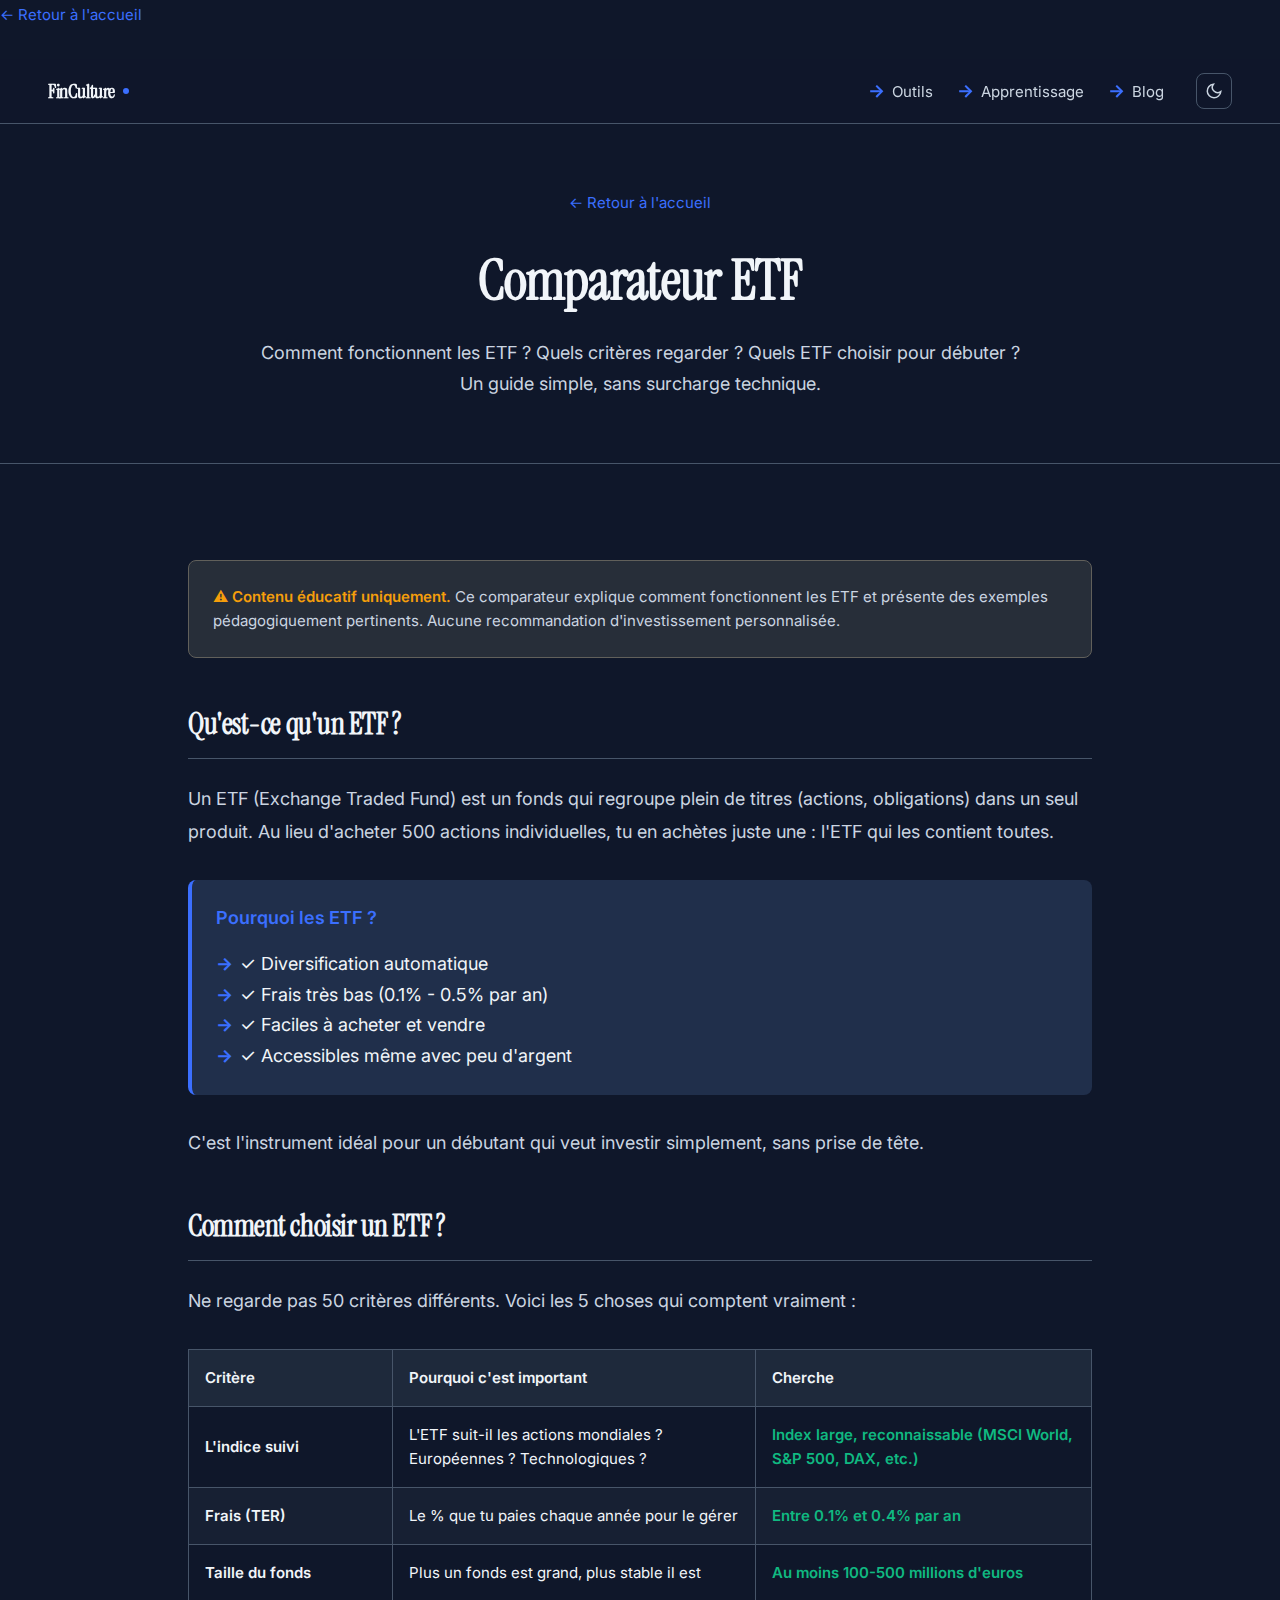
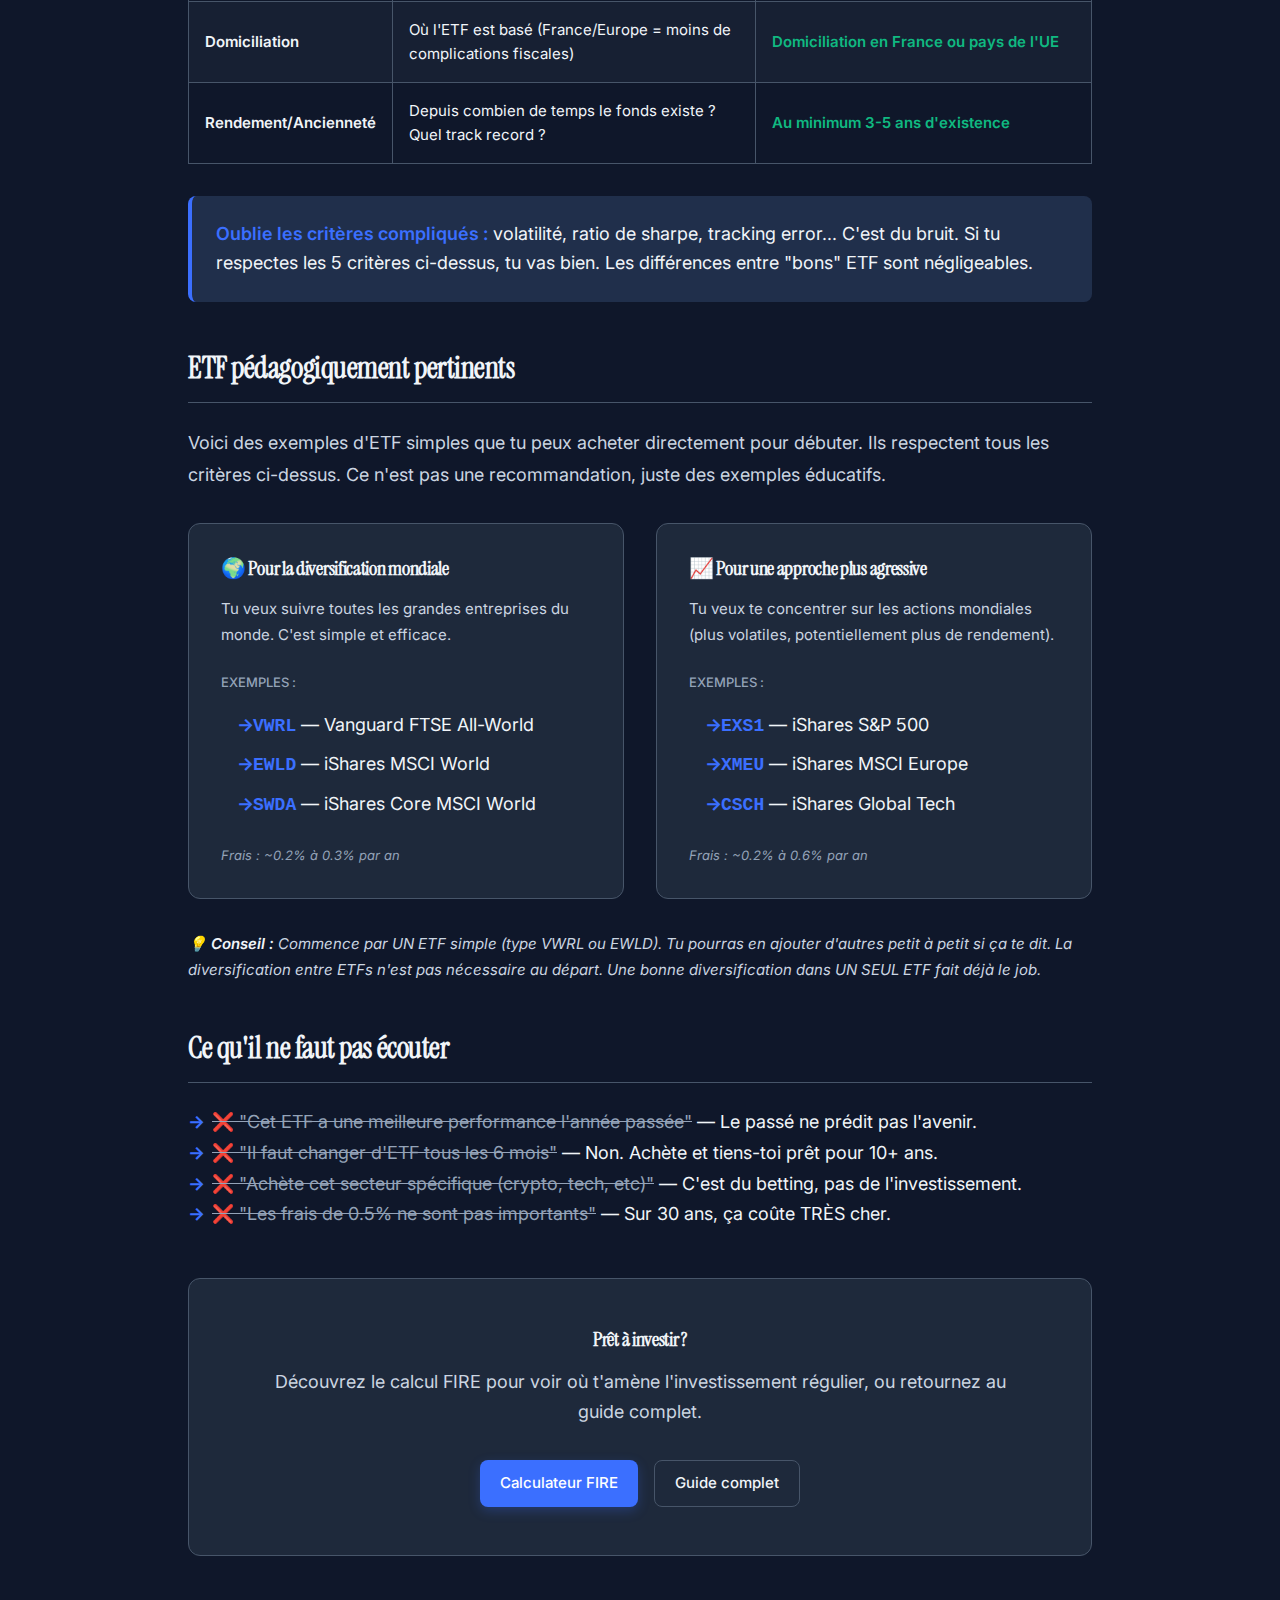
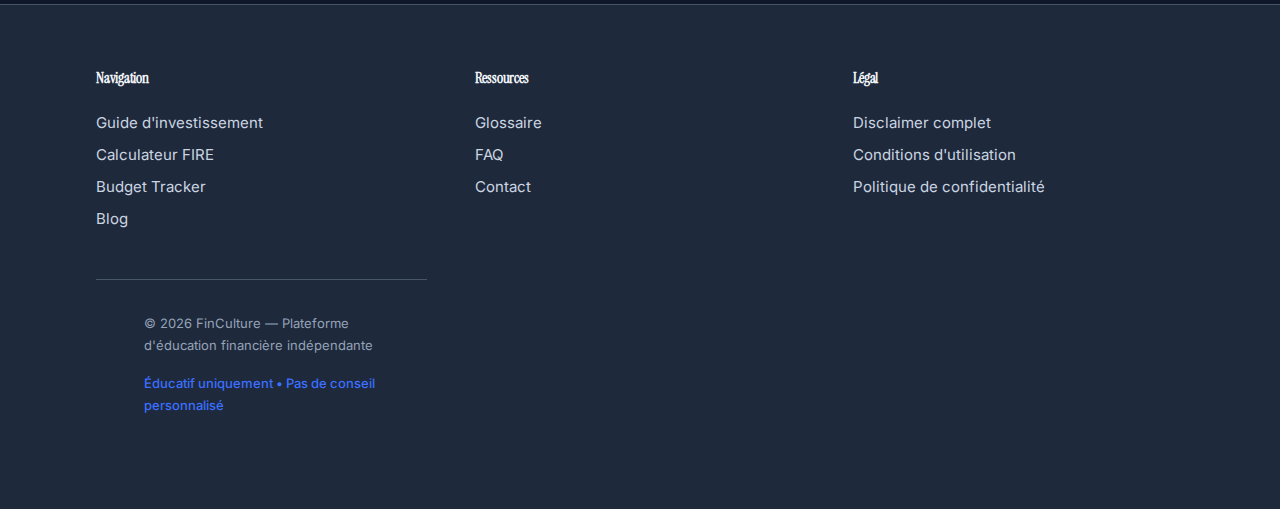
<file: comparateur_etf.html>
<!DOCTYPE html>
<html lang="fr" data-theme="dark">
<head>
  <meta charset="UTF-8">
  <meta name="viewport" content="width=device-width, initial-scale=1.0">
  <meta name="description" content="Comparateur ETF FinCulture — Guide simple pour comprendre et comparer les meilleurs ETF pour débutants. Explications pédagogiques, sans surcharge technique.">
  <meta property="og:title" content="Comparateur ETF — FinCulture">
  <meta property="og:description" content="Découvrez comment choisir un ETF et comparez les options simples et pédagogiques pour commencer.">
  <title>Comparateur ETF — FinCulture</title>
  
  <link rel="preconnect" href="https://fonts.googleapis.com">
  <link rel="preconnect" href="https://fonts.gstatic.com" crossorigin>
  <link href="https://fonts.googleapis.com/css2?family=Instrument+Serif:ital@0;1&family=Inter:wght@300..700&display=swap" rel="stylesheet">
  
  <link rel="stylesheet" href="design-system.css">
  
  <style>
    .page-header {
      padding: var(--space-16) var(--container-gap);
      text-align: center;
      border-bottom: 1px solid var(--border);
    }

    .page-title {
      font-size: var(--type-h1);
      margin-bottom: var(--space-6);
    }

    .page-subtitle {
      font-size: var(--type-base);
      color: var(--text-secondary);
      max-width: 70ch;
      margin: 0 auto;
    }

    .content-section {
      padding: var(--space-12) var(--container-gap);
      max-width: 1000px;
      margin: 0 auto;
    }

    .section-title {
      font-size: var(--type-h3);
      margin-bottom: var(--space-6);
      padding-bottom: var(--space-4);
      border-bottom: 1px solid var(--border);
    }

    .info-box {
      background: color-mix(in srgb, var(--c-primary) 8%, var(--surface));
      border-left: 4px solid var(--c-primary);
      padding: var(--space-6);
      border-radius: var(--radius-md);
      margin: var(--space-8) 0;
    }

    .info-box strong {
      color: var(--c-primary);
    }

    .etf-grid {
      display: grid;
      grid-template-columns: repeat(auto-fit, minmax(320px, 1fr));
      gap: var(--space-8);
      margin: var(--space-12) 0;
    }

    .etf-card {
      background: var(--surface);
      border: 1px solid var(--border);
      border-radius: var(--radius-lg);
      padding: var(--space-8);
      transition: all var(--transition-base);
    }

    .etf-card:hover {
      border-color: var(--c-primary);
      transform: translateY(-2px);
    }

    .etf-name {
      font-size: var(--type-base);
      font-weight: var(--type-weight-bold);
      margin-bottom: var(--space-2);
      font-family: var(--font-family-serif);
    }

    .etf-ticker {
      font-size: var(--type-xs);
      color: var(--text-tertiary);
      font-family: monospace;
      margin-bottom: var(--space-4);
    }

    .etf-description {
      font-size: var(--type-sm);
      color: var(--text-secondary);
      line-height: 1.7;
      margin-bottom: var(--space-6);
    }

    .etf-specs {
      border-top: 1px solid var(--border);
      padding-top: var(--space-6);
      display: grid;
      grid-template-columns: 1fr 1fr;
      gap: var(--space-6);
    }

    .spec-item {
      font-size: var(--type-sm);
    }

    .spec-label {
      color: var(--text-tertiary);
      font-size: var(--type-xs);
      text-transform: uppercase;
      margin-bottom: var(--space-1);
    }

    .spec-value {
      color: var(--text);
      font-weight: var(--type-weight-medium);
    }

    .criteria-table {
      width: 100%;
      border-collapse: collapse;
      margin: var(--space-8) 0;
    }

    .criteria-table th {
      background: var(--surface);
      padding: var(--space-4);
      border: 1px solid var(--border);
      text-align: left;
      font-weight: var(--type-weight-semibold);
      font-size: var(--type-sm);
    }

    .criteria-table td {
      padding: var(--space-4);
      border: 1px solid var(--border);
      font-size: var(--type-sm);
    }

    .criteria-table tr:nth-child(odd) {
      background: color-mix(in srgb, var(--surface) 50%, var(--bg));
    }

    .criteria-good {
      color: var(--c-success);
      font-weight: var(--type-weight-semibold);
    }

    .choices-grid {
      display: grid;
      grid-template-columns: 1fr 1fr;
      gap: var(--space-8);
      margin-top: var(--space-8);
    }

    @media (max-width: 768px) {
      .choices-grid {
        grid-template-columns: 1fr;
      }
    }

    .choice-box {
      background: var(--surface);
      border: 1px solid var(--border);
      border-radius: var(--radius-lg);
      padding: var(--space-8);
    }

    .choice-title {
      font-size: var(--type-h4);
      font-family: var(--font-family-serif);
      margin-bottom: var(--space-4);
    }

    .disclaimer-minimal {
      font-size: var(--type-sm);
      color: var(--text-secondary);
      padding: var(--space-6);
      background: color-mix(in srgb, var(--c-warning) 4%, var(--surface));
      border: 1px solid color-mix(in srgb, var(--c-warning) 15%, var(--border));
      border-radius: var(--radius-md);
      margin: var(--space-12) 0;
    }

    .disclaimer-minimal strong {
      color: var(--c-warning);
    }

    ul {
      list-style: none;
      padding-left: 0;
    }

    ul li {
      margin: var(--space-3) 0;
      padding-left: var(--space-6);
      position: relative;
    }

    ul li::before {
      content: '→';
      position: absolute;
      left: 0;
      color: var(--c-primary);
      font-weight: bold;
    }

    .back-link {
      display: inline-flex;
      align-items: center;
      gap: var(--space-2);
      margin-bottom: var(--space-8);
      color: var(--c-primary);
      font-size: var(--type-sm);
    }
  </style>
</head>
<body>
 <a href="index.html" class="back-link">← Retour à l'accueil</a>

  <!-- Header -->
  <header class="header">
    <div class="container">
      <div class="header-inner">
        <a href="index.html" class="logo">
          <span class="logo-text">FinCulture</span>
          <span class="logo-dot"></span>
        </a>
        
        <nav class="nav">
          <ul class="nav-links">
            <li><a href="index.html#outils" class="nav-link">Outils</a></li>
            <li><a href="index.html#apprentissage" class="nav-link">Apprentissage</a></li>
            <li><a href="blog/index.html" class="nav-link">Blog</a></li>
          </ul>
          
          <button class="theme-toggle" id="theme-toggle" aria-label="Basculer le thème">
            <svg width="18" height="18" viewBox="0 0 24 24" fill="none" stroke="currentColor" stroke-width="2">
              <path id="sun-icon" d="M12 1v2M12 21v2M4.22 4.22l1.42 1.42M18.36 18.36l1.42 1.42M1 12h2M21 12h2M4.22 19.78l1.42-1.42M18.36 5.64l1.42-1.42" style="display: none;"/>
              <path id="moon-icon" d="M21 12.79A9 9 0 1 1 11.21 3 7 7 0 0 0 21 12.79z"/>
            </svg>
          </button>
        </nav>

        <button class="mobile-menu-btn" id="mobile-menu-btn" aria-label="Ouvrir le menu">
          <span style="width: 18px; height: 2px; background: currentColor; border-radius: 1px;"></span>
          <span style="width: 18px; height: 2px; background: currentColor; border-radius: 1px;"></span>
          <span style="width: 18px; height: 2px; background: currentColor; border-radius: 1px;"></span>
        </button>
      </div>
    </div>
  </header>

  <!-- Mobile Nav -->
  <nav class="mobile-nav" id="mobile-nav">
    <a href="index.html#outils">Outils</a>
    <a href="index.html#apprentissage">Apprentissage</a>
    <a href="blog/index.html">Blog</a>
    <hr style="border: none; border-top: 1px solid var(--border); margin: var(--space-4) 0;">
    <a href="index.html" class="btn btn-secondary" style="justify-content: center;">Retour à l'accueil</a>
  </nav>

  <main id="main">
    <!-- Page Header -->
    <section class="page-header">
      <div class="container">
        <a href="index.html" class="back-link">← Retour à l'accueil</a>
        <h1 class="page-title">Comparateur ETF</h1>
        <p class="page-subtitle">
          Comment fonctionnent les ETF ? Quels critères regarder ? Quels ETF choisir pour débuter ? Un guide simple, sans surcharge technique.
        </p>
      </div>
    </section>

    <!-- Main content -->
    <section class="content-section">
      
      <!-- Disclaimer -->
      <div class="disclaimer-minimal">
        <strong>⚠ Contenu éducatif uniquement.</strong> Ce comparateur explique comment fonctionnent les ETF et présente des exemples pédagogiquement pertinents. Aucune recommandation d'investissement personnalisée.
      </div>

      <!-- What is an ETF -->
      <div style="margin-bottom: var(--space-12);">
        <h2 class="section-title">Qu'est-ce qu'un ETF ?</h2>
        
        <p style="color: var(--text-secondary); line-height: 1.8; margin-bottom: var(--space-6);">
          Un ETF (Exchange Traded Fund) est un fonds qui regroupe plein de titres (actions, obligations) dans un seul produit. Au lieu d'acheter 500 actions individuelles, tu en achètes juste une : l'ETF qui les contient toutes.
        </p>

        <div class="info-box">
          <strong>Pourquoi les ETF ?</strong>
          <ul style="margin: var(--space-4) 0 0; list-style: none; padding-left: 0;">
            <li>✓ Diversification automatique</li>
            <li>✓ Frais très bas (0.1% - 0.5% par an)</li>
            <li>✓ Faciles à acheter et vendre</li>
            <li>✓ Accessibles même avec peu d'argent</li>
          </ul>
        </div>

        <p style="color: var(--text-secondary); line-height: 1.8; margin-top: var(--space-8);">
          C'est l'instrument idéal pour un débutant qui veut investir simplement, sans prise de tête.
        </p>
      </div>

      <!-- How to choose -->
      <div style="margin-bottom: var(--space-12);">
        <h2 class="section-title">Comment choisir un ETF ?</h2>
        
        <p style="color: var(--text-secondary); line-height: 1.8; margin-bottom: var(--space-6);">
          Ne regarde pas 50 critères différents. Voici les 5 choses qui comptent vraiment :
        </p>

        <table class="criteria-table">
          <tr>
            <th>Critère</th>
            <th>Pourquoi c'est important</th>
            <th>Cherche</th>
          </tr>
          <tr>
            <td><strong>L'indice suivi</strong></td>
            <td>L'ETF suit-il les actions mondiales ? Européennes ? Technologiques ?</td>
            <td><span class="criteria-good">Index large, reconnaissable (MSCI World, S&P 500, DAX, etc.)</span></td>
          </tr>
          <tr>
            <td><strong>Frais (TER)</strong></td>
            <td>Le % que tu paies chaque année pour le gérer</td>
            <td><span class="criteria-good">Entre 0.1% et 0.4% par an</span></td>
          </tr>
          <tr>
            <td><strong>Taille du fonds</strong></td>
            <td>Plus un fonds est grand, plus stable il est</td>
            <td><span class="criteria-good">Au moins 100-500 millions d'euros</span></td>
          </tr>
          <tr>
            <td><strong>Domiciliation</strong></td>
            <td>Où l'ETF est basé (France/Europe = moins de complications fiscales)</td>
            <td><span class="criteria-good">Domiciliation en France ou pays de l'UE</span></td>
          </tr>
          <tr>
            <td><strong>Rendement/Ancienneté</strong></td>
            <td>Depuis combien de temps le fonds existe ? Quel track record ?</td>
            <td><span class="criteria-good">Au minimum 3-5 ans d'existence</span></td>
          </tr>
        </table>

        <div class="info-box">
          <strong>Oublie les critères compliqués :</strong> volatilité, ratio de sharpe, tracking error... C'est du bruit. Si tu respectes les 5 critères ci-dessus, tu vas bien. Les différences entre "bons" ETF sont négligeables.
        </div>
      </div>

      <!-- ETF Recommendations -->
      <div style="margin-bottom: var(--space-12);">
        <h2 class="section-title">ETF pédagogiquement pertinents</h2>
        
        <p style="color: var(--text-secondary); line-height: 1.8; margin-bottom: var(--space-8);">
          Voici des exemples d'ETF simples que tu peux acheter directement pour débuter. Ils respectent tous les critères ci-dessus. Ce n'est pas une recommandation, juste des exemples éducatifs.
        </p>

        <!-- Two main choices -->
        <div class="choices-grid">
          
          <!-- Diversifié global -->
          <div class="choice-box">
            <h3 class="choice-title">🌍 Pour la diversification mondiale</h3>
            <p style="font-size: var(--type-sm); color: var(--text-secondary); margin-bottom: var(--space-6);">
              Tu veux suivre toutes les grandes entreprises du monde. C'est simple et efficace.
            </p>
            <p style="font-size: var(--type-xs); color: var(--text-tertiary); margin-bottom: var(--space-4); font-weight: var(--type-weight-medium);">EXEMPLES :</p>
            <ul style="padding-left: var(--space-4);">
              <li style="padding-left: var(--space-4); margin-bottom: var(--space-2);">
                <span style="font-family: monospace; font-weight: bold; color: var(--c-primary);">VWRL</span> — Vanguard FTSE All-World
              </li>
              <li style="padding-left: var(--space-4); margin-bottom: var(--space-2);">
                <span style="font-family: monospace; font-weight: bold; color: var(--c-primary);">EWLD</span> — iShares MSCI World
              </li>
              <li style="padding-left: var(--space-4);">
                <span style="font-family: monospace; font-weight: bold; color: var(--c-primary);">SWDA</span> — iShares Core MSCI World
              </li>
            </ul>
            <p style="font-size: var(--type-xs); color: var(--text-tertiary); margin-top: var(--space-6); font-style: italic;">Frais : ~0.2% à 0.3% par an</p>
          </div>

          <!-- Actions/Croissance -->
          <div class="choice-box">
            <h3 class="choice-title">📈 Pour une approche plus agressive</h3>
            <p style="font-size: var(--type-sm); color: var(--text-secondary); margin-bottom: var(--space-6);">
              Tu veux te concentrer sur les actions mondiales (plus volatiles, potentiellement plus de rendement).
            </p>
            <p style="font-size: var(--type-xs); color: var(--text-tertiary); margin-bottom: var(--space-4); font-weight: var(--type-weight-medium);">EXEMPLES :</p>
            <ul style="padding-left: var(--space-4);">
              <li style="padding-left: var(--space-4); margin-bottom: var(--space-2);">
                <span style="font-family: monospace; font-weight: bold; color: var(--c-primary);">EXS1</span> — iShares S&P 500
              </li>
              <li style="padding-left: var(--space-4); margin-bottom: var(--space-2);">
                <span style="font-family: monospace; font-weight: bold; color: var(--c-primary);">XMEU</span> — iShares MSCI Europe
              </li>
              <li style="padding-left: var(--space-4);">
                <span style="font-family: monospace; font-weight: bold; color: var(--c-primary);">CSCH</span> — iShares Global Tech
              </li>
            </ul>
            <p style="font-size: var(--type-xs); color: var(--text-tertiary); margin-top: var(--space-6); font-style: italic;">Frais : ~0.2% à 0.6% par an</p>
          </div>

        </div>

        <p style="font-size: var(--type-sm); color: var(--text-secondary); margin-top: var(--space-8); font-style: italic;">
          💡 <strong>Conseil :</strong> Commence par UN ETF simple (type VWRL ou EWLD). Tu pourras en ajouter d'autres petit à petit si ça te dit. La diversification entre ETFs n'est pas nécessaire au départ. Une bonne diversification dans UN SEUL ETF fait déjà le job.
        </p>
      </div>

      <!-- What to ignore -->
      <div style="margin-bottom: var(--space-12);">
        <h2 class="section-title">Ce qu'il ne faut pas écouter</h2>
        
        <ul style="line-height: 2;">
          <li><span style="text-decoration: line-through; color: var(--text-tertiary);">❌ "Cet ETF a une meilleure performance l'année passée"</span> — Le passé ne prédit pas l'avenir.</li>
          <li><span style="text-decoration: line-through; color: var(--text-tertiary);">❌ "Il faut changer d'ETF tous les 6 mois"</span> — Non. Achète et tiens-toi prêt pour 10+ ans.</li>
          <li><span style="text-decoration: line-through; color: var(--text-tertiary);">❌ "Achète cet secteur spécifique (crypto, tech, etc)"</span> — C'est du betting, pas de l'investissement.</li>
          <li><span style="text-decoration: line-through; color: var(--text-tertiary);">❌ "Les frais de 0.5% ne sont pas importants"</span> — Sur 30 ans, ça coûte TRÈS cher.</li>
        </ul>
      </div>

      <!-- Bottom CTA -->
      <div style="background: var(--surface); border: 1px solid var(--border); border-radius: var(--radius-lg); padding: var(--space-12); text-align: center; margin-top: var(--space-12);">
        <h3 style="font-size: var(--type-h4); margin-bottom: var(--space-4);">Prêt à investir ?</h3>
        <p style="color: var(--text-secondary); margin-bottom: var(--space-8);">Découvrez le calcul FIRE pour voir où t'amène l'investissement régulier, ou retournez au guide complet.</p>
        <div style="display: flex; gap: var(--space-4); justify-content: center; flex-wrap: wrap;">
          <a href="calculateur_fire.html" class="btn btn-primary">Calculateur FIRE</a>
          <a href="guide-investissement.html" class="btn btn-secondary">Guide complet</a>
        </div>
      </div>

    </section>

  </main>

  <!-- Footer -->
  <footer class="footer">
    <div class="container">
      <div class="footer-inner">
        <div class="footer-section">
          <h3>Navigation</h3>
          <div class="footer-links">
            <a href="guide-investissement.html">Guide d'investissement</a>
            <a href="calculateur_fire.html">Calculateur FIRE</a>
            <a href="budget_tracker.html">Budget Tracker</a>
            <a href="blog/">Blog</a>
          </div>
        </div>

        <div class="footer-section">
          <h3>Ressources</h3>
          <div class="footer-links">
            <a href="glossaire.html">Glossaire</a>
            <a href="faq.html">FAQ</a>
            <a href="contact.html">Contact</a>
          </div>
        </div>

        <div class="footer-section">
          <h3>Légal</h3>
          <div class="footer-links">
            <a href="disclaimer.html">Disclaimer complet</a>
            <a href="conditions.html">Conditions d'utilisation</a>
            <a href="confidentialite.html">Politique de confidentialité</a
          </div>
        </div>
      </div>

      <div class="footer-bottom">
        <p>© 2026 FinCulture — Plateforme d'éducation financière indépendante</p>
        <p style="color: var(--c-primary); font-weight: var(--type-weight-medium);">Éducatif uniquement • Pas de conseil personnalisé</p>
      </div>
    </div>
  </footer>

  <script>
    // Theme toggle
    const themeToggle = document.getElementById('theme-toggle');
    const sunIcon = document.getElementById('sun-icon');
    const moonIcon = document.getElementById('moon-icon');
    const html = document.documentElement;
    
    let currentTheme = localStorage.getItem('theme') || 'dark';
    html.setAttribute('data-theme', currentTheme);
    updateThemeIcon(currentTheme);
    
    function updateThemeIcon(theme) {
      if (theme === 'dark') {
        moonIcon.style.display = 'block';
        sunIcon.style.display = 'none';
      } else {
        sunIcon.style.display = 'block';
        moonIcon.style.display = 'none';
      }
    }
    
    themeToggle.addEventListener('click', () => {
      currentTheme = currentTheme === 'dark' ? 'light' : 'dark';
      html.setAttribute('data-theme', currentTheme);
      localStorage.setItem('theme', currentTheme);
      updateThemeIcon(currentTheme);
    });

    // Mobile menu
    const mobileMenuBtn = document.getElementById('mobile-menu-btn');
    const mobileNav = document.getElementById('mobile-nav');
    
    mobileMenuBtn.addEventListener('click', () => {
      mobileNav.classList.toggle('open');
      mobileMenuBtn.setAttribute('aria-expanded', mobileNav.classList.contains('open'));
    });

    mobileNav.querySelectorAll('a').forEach(link => {
      link.addEventListener('click', () => {
        mobileNav.classList.remove('open');
        mobileMenuBtn.setAttribute('aria-expanded', 'false');
      });
    });
  </script>
</body>
</html>
</file>
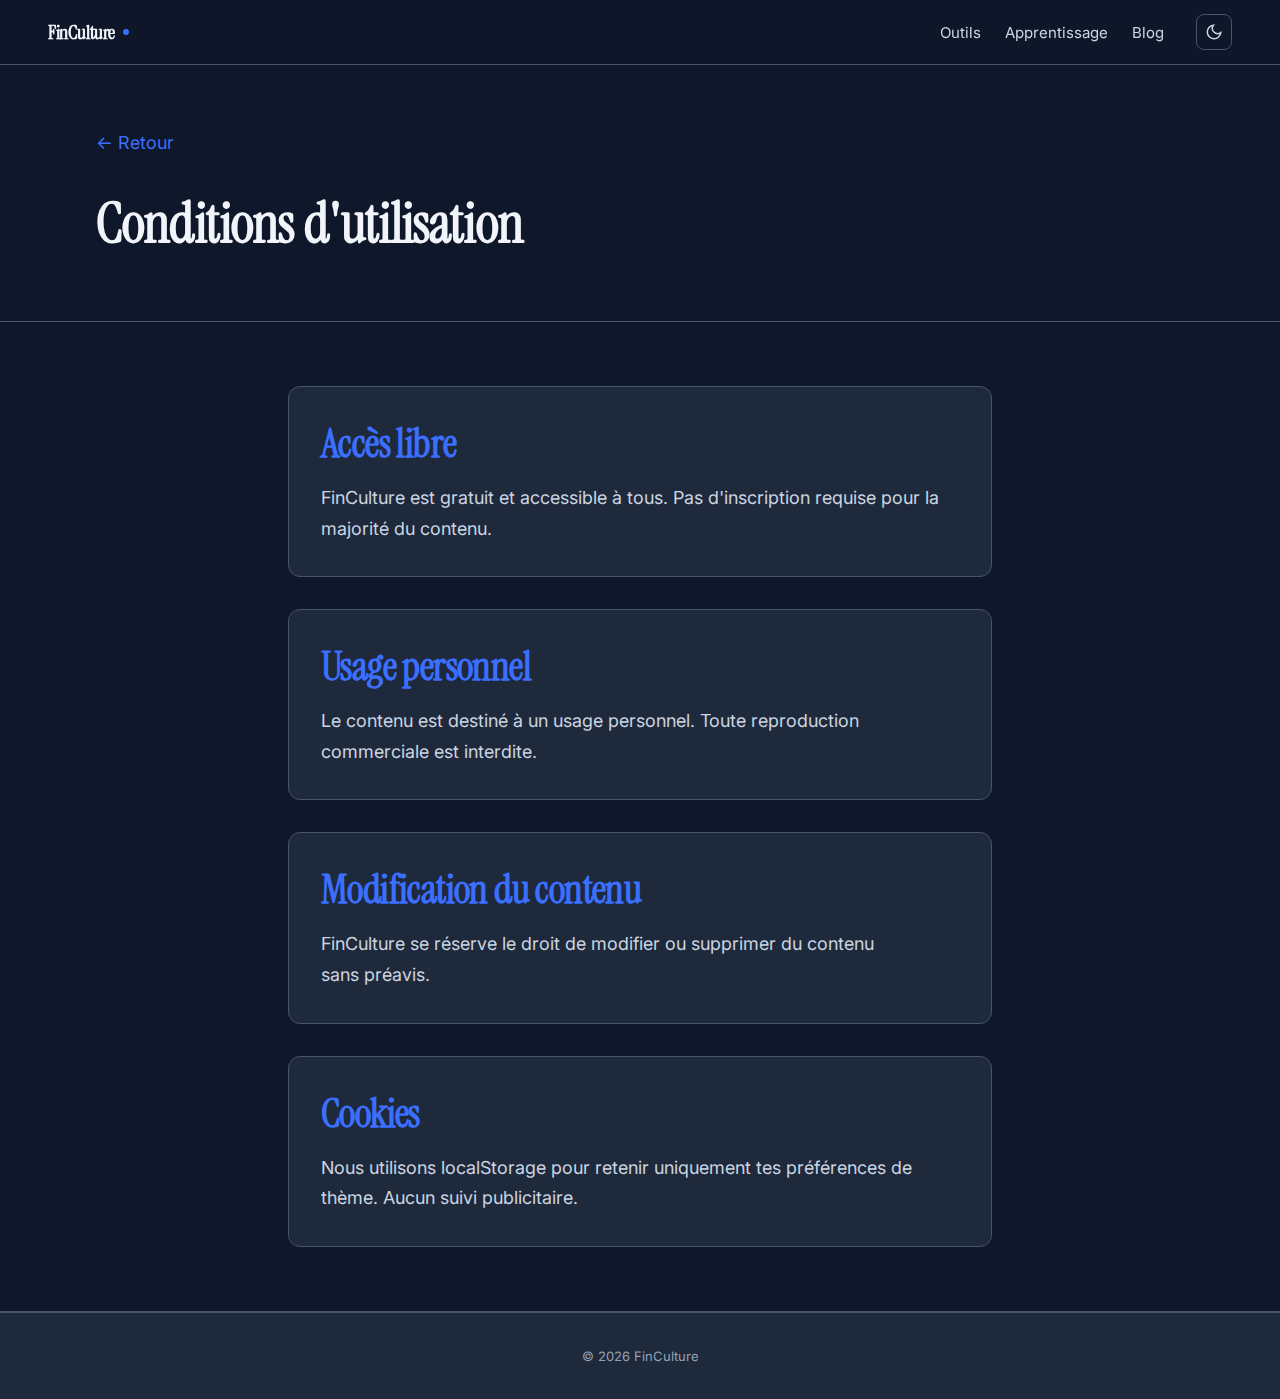
<file: conditions.html>
<!DOCTYPE html>
<html lang="fr" data-theme="dark">
<head>
  <meta charset="UTF-8">
  <meta name="viewport" content="width=device-width, initial-scale=1.0">
  <title>Conditions d'utilisation — FinCulture</title>
  <link rel="preconnect" href="https://fonts.googleapis.com">
  <link rel="preconnect" href="https://fonts.gstatic.com" crossorigin>
  <link href="https://fonts.googleapis.com/css2?family=Instrument+Serif:ital@0;1&family=Inter:wght@300..700&display=swap" rel="stylesheet">
  <link rel="stylesheet" href="design-system.css">
</head>
<body>
  <header class="header">
    <div class="container">
      <div class="header-inner">
        <a href="index.html" class="logo"><span class="logo-text">FinCulture</span><span class="logo-dot"></span></a>
        <nav class="nav">
          <ul class="nav-links">
            <li><a href="index.html#outils" class="nav-link">Outils</a></li>
            <li><a href="index.html#apprentissage" class="nav-link">Apprentissage</a></li>
            <li><a href="blog/index.html" class="nav-link">Blog</a></li>
          </ul>
          <button class="theme-toggle" id="theme-toggle" aria-label="Basculer le thème">
            <svg width="18" height="18" viewBox="0 0 24 24" fill="none" stroke="currentColor" stroke-width="2">
              <path id="sun-icon" d="M12 1v2M12 21v2M4.22 4.22l1.42 1.42M18.36 18.36l1.42 1.42M1 12h2M21 12h2M4.22 19.78l1.42-1.42M18.36 5.64l1.42-1.42" style="display: none;"/>
              <path id="moon-icon" d="M21 12.79A9 9 0 1 1 11.21 3 7 7 0 0 0 21 12.79z"/>
            </svg>
          </button>
        </nav>
        <button class="mobile-menu-btn" id="mobile-menu-btn" aria-label="Ouvrir le menu">
          <span style="width: 18px; height: 2px; background: currentColor; border-radius: 1px;"></span>
          <span style="width: 18px; height: 2px; background: currentColor; border-radius: 1px;"></span>
          <span style="width: 18px; height: 2px; background: currentColor; border-radius: 1px;"></span>
        </button>
      </div>
    </div>
  </header>

  <main>
    <section style="padding: var(--space-16) var(--container-gap); border-bottom: 1px solid var(--border);">
      <div class="container">
        <a href="index.html" style="display: inline-flex; align-items: center; gap: var(--space-2); margin-bottom: var(--space-8); color: var(--c-primary);">← Retour</a>
        <h1 style="font-size: var(--type-h1);">Conditions d'utilisation</h1>
      </div>
    </section>

    <section class="section">
      <div class="container" style="max-width: 800px;">
        <div class="card" style="margin-bottom: var(--space-8);">
          <h2 style="color: var(--c-primary); margin-bottom: var(--space-4);">Accès libre</h2>
          <p style="color: var(--text-secondary);">FinCulture est gratuit et accessible à tous. Pas d'inscription requise pour la majorité du contenu.</p>
        </div>

        <div class="card" style="margin-bottom: var(--space-8);">
          <h2 style="color: var(--c-primary); margin-bottom: var(--space-4);">Usage personnel</h2>
          <p style="color: var(--text-secondary);">Le contenu est destiné à un usage personnel. Toute reproduction commerciale est interdite.</p>
        </div>

        <div class="card" style="margin-bottom: var(--space-8);">
          <h2 style="color: var(--c-primary); margin-bottom: var(--space-4);">Modification du contenu</h2>
          <p style="color: var(--text-secondary);">FinCulture se réserve le droit de modifier ou supprimer du contenu sans préavis.</p>
        </div>

        <div class="card">
          <h2 style="color: var(--c-primary); margin-bottom: var(--space-4);">Cookies</h2>
          <p style="color: var(--text-secondary);">Nous utilisons localStorage pour retenir uniquement tes préférences de thème. Aucun suivi publicitaire.</p>
        </div>
      </div>
    </section>
  </main>

  <footer class="footer">
    <div class="footer-bottom" style="justify-content: center;">
      <p>© 2026 FinCulture</p>
    </div>
  </footer>

  <script>
    const html = document.documentElement;
    html.setAttribute('data-theme', localStorage.getItem('theme') || 'dark');
    document.getElementById('theme-toggle')?.addEventListener('click', () => {
      const newTheme = html.getAttribute('data-theme') === 'dark' ? 'light' : 'dark';
      html.setAttribute('data-theme', newTheme);
      localStorage.setItem('theme', newTheme);
    });
  </script>
</body>
</html>
</file>
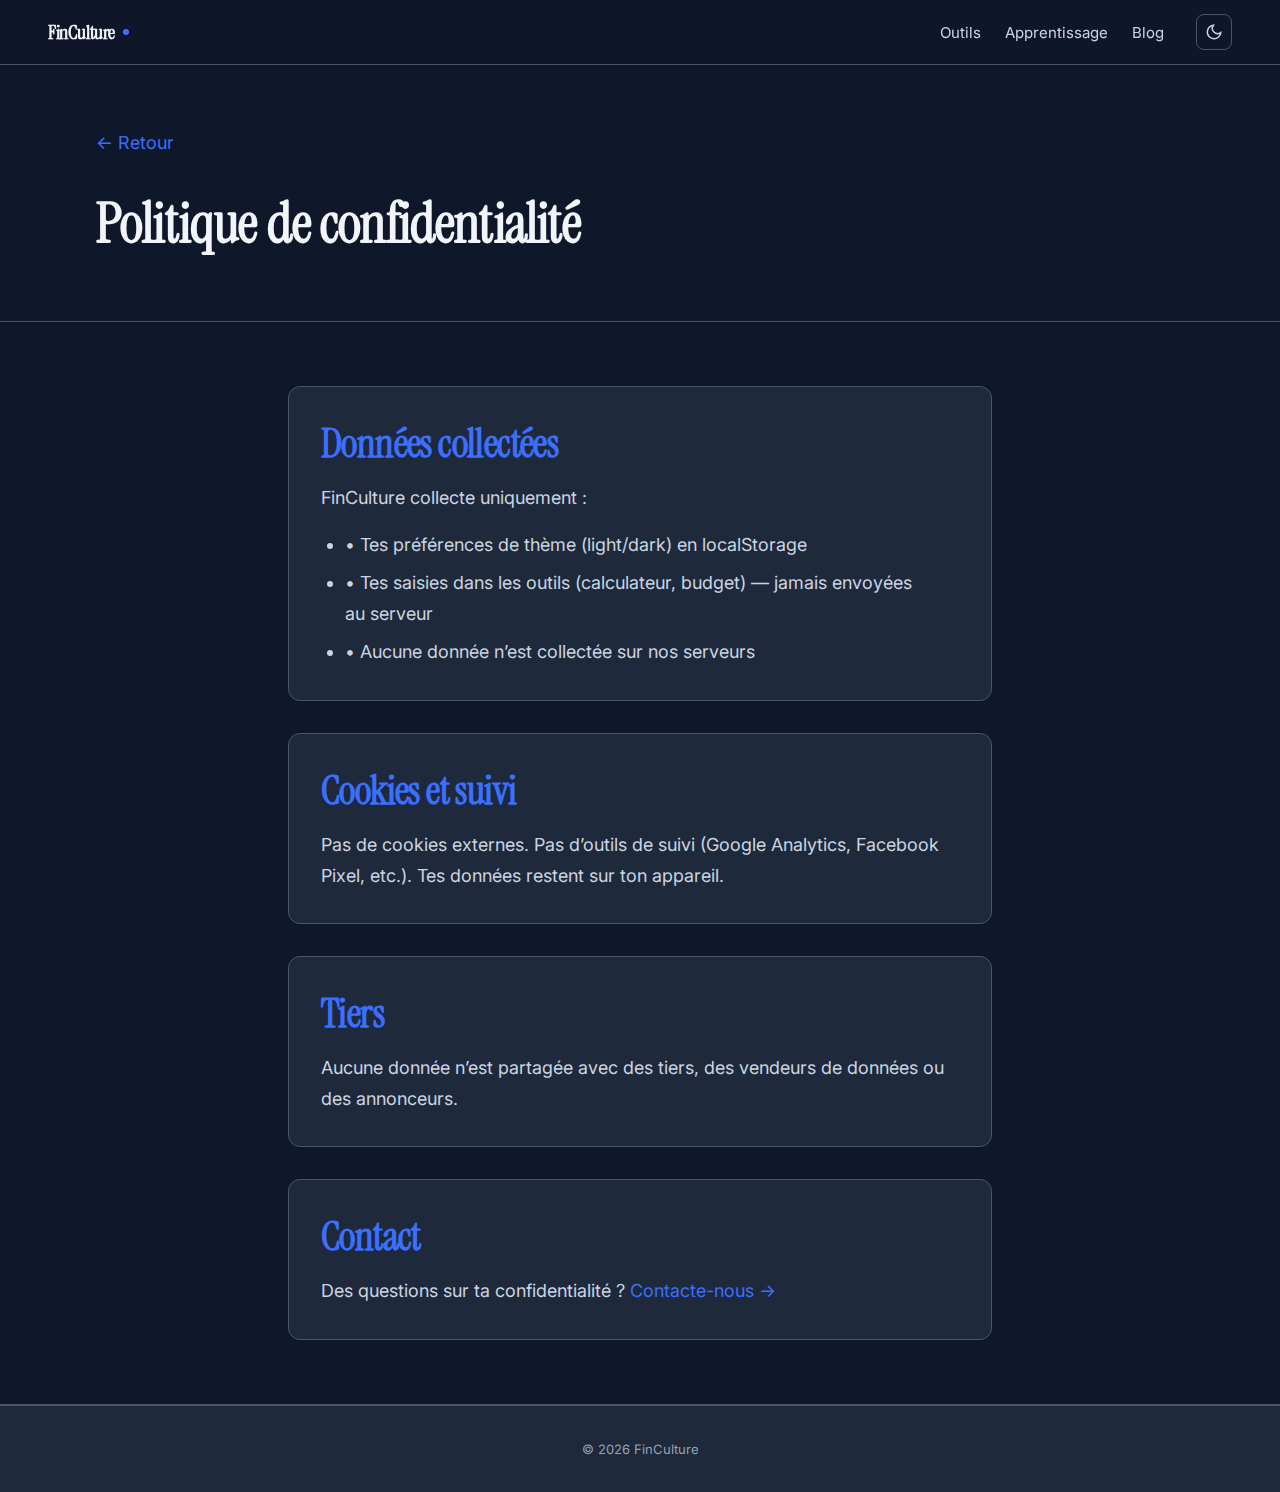
<file: confidentialite.html>
<!DOCTYPE html>
<html lang="fr" data-theme="dark">
<head>
  <meta charset="UTF-8">
  <meta name="viewport" content="width=device-width, initial-scale=1.0">
  <title>Politique de confidentialité — FinCulture</title>
  <link rel="preconnect" href="https://fonts.googleapis.com">
  <link rel="preconnect" href="https://fonts.gstatic.com" crossorigin>
  <link href="https://fonts.googleapis.com/css2?family=Instrument+Serif:ital@0;1&family=Inter:wght@300..700&display=swap" rel="stylesheet">
  <link rel="stylesheet" href="design-system.css">
</head>
<body>
  <header class="header">
    <div class="container">
      <div class="header-inner">
        <a href="index.html" class="logo"><span class="logo-text">FinCulture</span><span class="logo-dot"></span></a>
        <nav class="nav">
          <ul class="nav-links">
            <li><a href="index.html#outils" class="nav-link">Outils</a></li>
            <li><a href="index.html#apprentissage" class="nav-link">Apprentissage</a></li>
            <li><a href="blog/index.html" class="nav-link">Blog</a></li>
          </ul>
          <button class="theme-toggle" id="theme-toggle" aria-label="Basculer le thème">
            <svg width="18" height="18" viewBox="0 0 24 24" fill="none" stroke="currentColor" stroke-width="2">
              <path id="sun-icon" d="M12 1v2M12 21v2M4.22 4.22l1.42 1.42M18.36 18.36l1.42 1.42M1 12h2M21 12h2M4.22 19.78l1.42-1.42M18.36 5.64l1.42-1.42" style="display: none;"/>
              <path id="moon-icon" d="M21 12.79A9 9 0 1 1 11.21 3 7 7 0 0 0 21 12.79z"/>
            </svg>
          </button>
        </nav>
        <button class="mobile-menu-btn" id="mobile-menu-btn" aria-label="Ouvrir le menu">
          <span style="width: 18px; height: 2px; background: currentColor; border-radius: 1px;"></span>
          <span style="width: 18px; height: 2px; background: currentColor; border-radius: 1px;"></span>
          <span style="width: 18px; height: 2px; background: currentColor; border-radius: 1px;"></span>
        </button>
      </div>
    </div>
  </header>

  <main>
    <section style="padding: var(--space-16) var(--container-gap); border-bottom: 1px solid var(--border);">
      <div class="container">
        <a href="index.html" style="display: inline-flex; align-items: center; gap: var(--space-2); margin-bottom: var(--space-8); color: var(--c-primary);">← Retour</a>
        <h1 style="font-size: var(--type-h1);">Politique de confidentialité</h1>
      </div>
    </section>

    <section class="section">
      <div class="container" style="max-width: 800px;">
        <div class="card" style="margin-bottom: var(--space-8);">
          <h2 style="color: var(--c-primary); margin-bottom: var(--space-4);">Données collectées</h2>
          <p style="color: var(--text-secondary);">FinCulture collecte uniquement :</p>
          <ul style="margin-top: var(--space-4); padding-left: var(--space-6);">
            <li style="color: var(--text-secondary); margin-bottom: var(--space-2);">• Tes préférences de thème (light/dark) en localStorage</li>
            <li style="color: var(--text-secondary); margin-bottom: var(--space-2);">• Tes saisies dans les outils (calculateur, budget) — jamais envoyées au serveur</li>
            <li style="color: var(--text-secondary);">• Aucune donnée n’est collectée sur nos serveurs</li>
          </ul>
        </div>

        <div class="card" style="margin-bottom: var(--space-8);">
          <h2 style="color: var(--c-primary); margin-bottom: var(--space-4);">Cookies et suivi</h2>
          <p style="color: var(--text-secondary);">Pas de cookies externes. Pas d’outils de suivi (Google Analytics, Facebook Pixel, etc.). Tes données restent sur ton appareil.</p>
        </div>

        <div class="card" style="margin-bottom: var(--space-8);">
          <h2 style="color: var(--c-primary); margin-bottom: var(--space-4);">Tiers</h2>
          <p style="color: var(--text-secondary);">Aucune donnée n’est partagée avec des tiers, des vendeurs de données ou des annonceurs.</p>
        </div>

        <div class="card">
          <h2 style="color: var(--c-primary); margin-bottom: var(--space-4);">Contact</h2>
          <p style="color: var(--text-secondary);">Des questions sur ta confidentialité ? <a href="contact.html" style="color: var(--c-primary); text-decoration: none;">Contacte-nous →</a></p>
        </div>
      </div>
    </section>
  </main>

  <footer class="footer">
    <div class="footer-bottom" style="justify-content: center;">
      <p>© 2026 FinCulture</p>
    </div>
  </footer>

  <script>
    const html = document.documentElement;
    html.setAttribute('data-theme', localStorage.getItem('theme') || 'dark');
    document.getElementById('theme-toggle')?.addEventListener('click', () => {
      const newTheme = html.getAttribute('data-theme') === 'dark' ? 'light' : 'dark';
      html.setAttribute('data-theme', newTheme);
      localStorage.setItem('theme', newTheme);
    });
  </script>
</body>
</html>
</file>
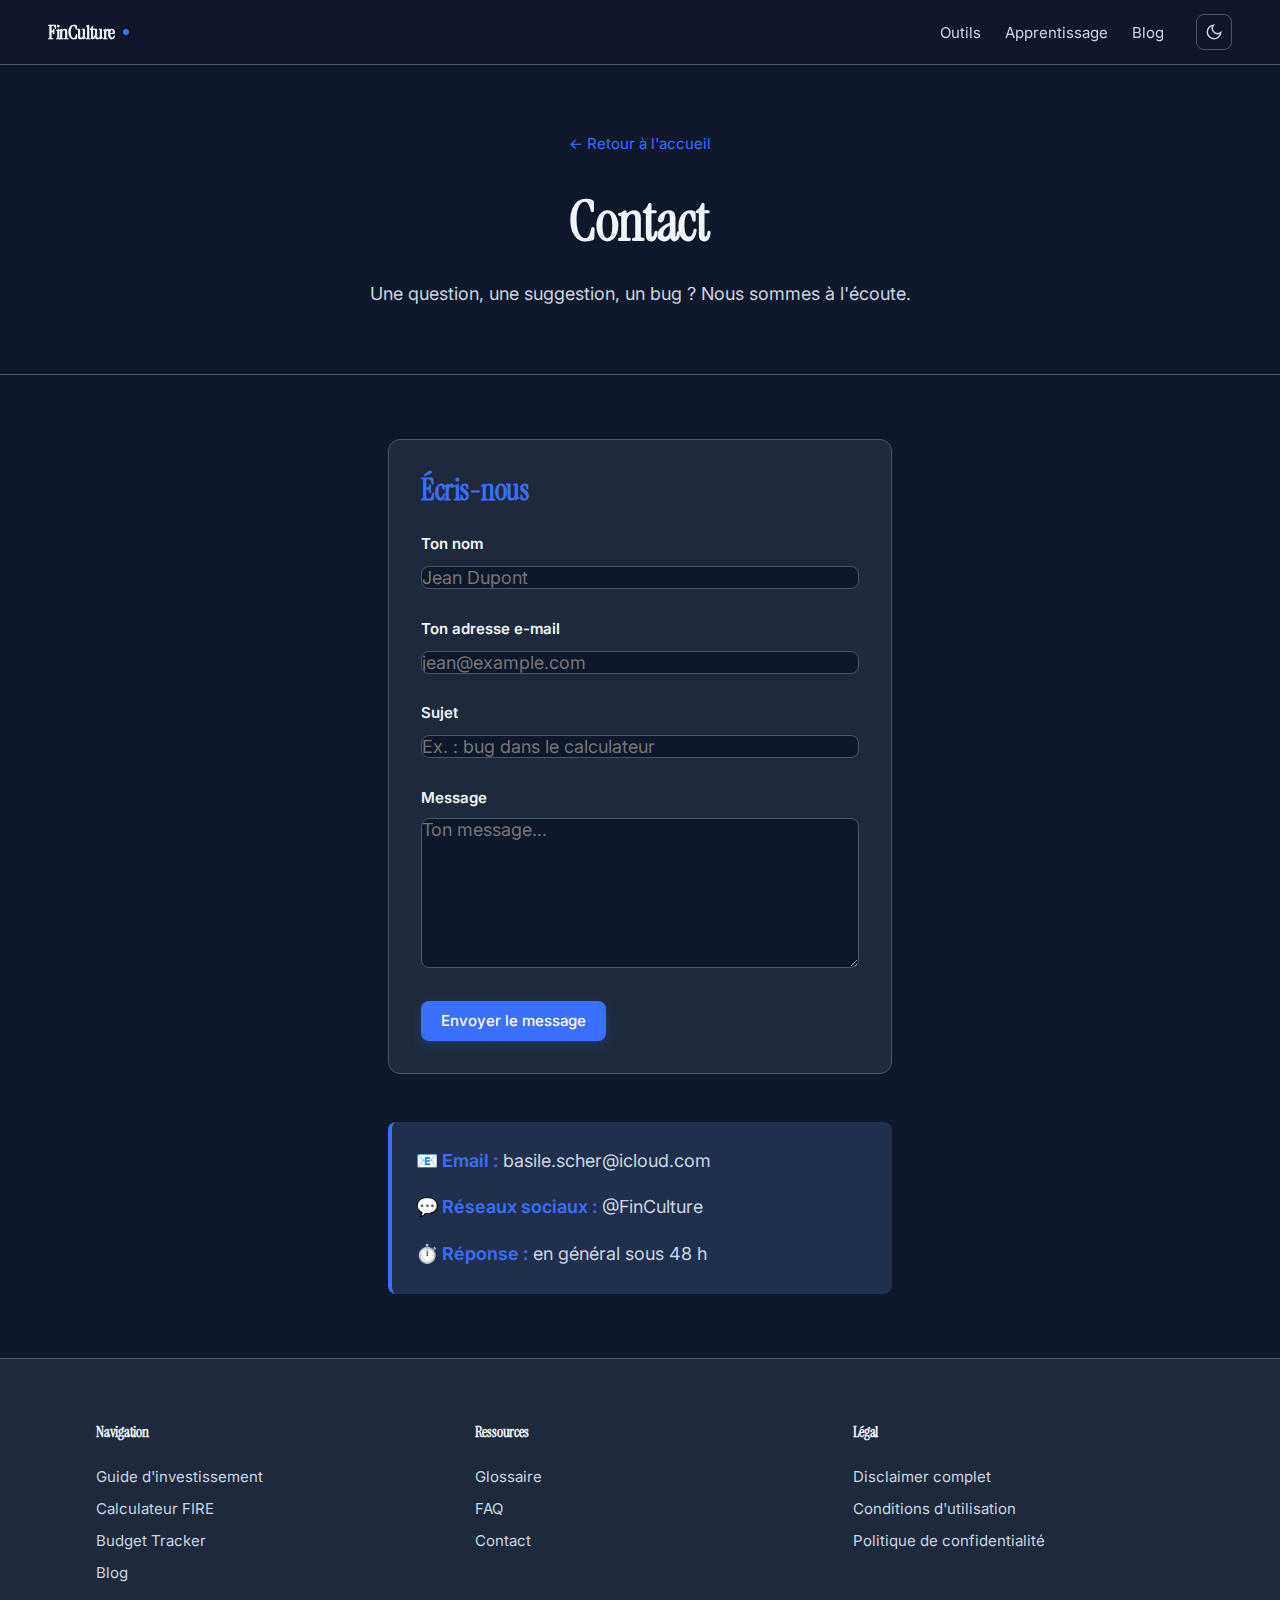
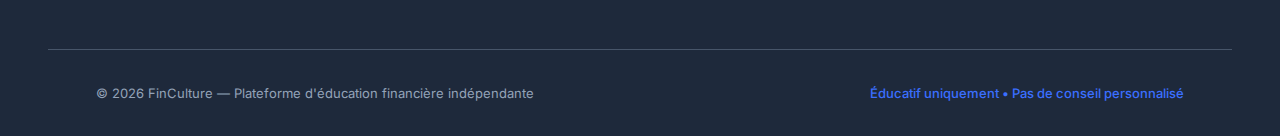
<file: contact.html>
<!DOCTYPE html>
<html lang="fr" data-theme="dark">
<head>
  <meta charset="UTF-8">
  <meta name="viewport" content="width=device-width, initial-scale=1.0">
  <meta name="description" content="Contact FinCulture — Pour toute question, suggestion ou remarque.">
  <meta property="og:title" content="Contact — FinCulture">
  <title>Contact — FinCulture</title>
  
  <link rel="preconnect" href="https://fonts.googleapis.com">
  <link rel="preconnect" href="https://fonts.gstatic.com" crossorigin>
  <link href="https://fonts.googleapis.com/css2?family=Instrument+Serif:ital@0;1&family=Inter:wght@300..700&display=swap" rel="stylesheet">
  
  <link rel="stylesheet" href="design-system.css">
</head>
<body>
  <a href="#main" class="skip-to-content">Aller au contenu principal</a>

  <header class="header">
    <div class="container">
      <div class="header-inner">
        <a href="index.html" class="logo">
          <span class="logo-text">FinCulture</span>
          <span class="logo-dot"></span>
        </a>
        
        <nav class="nav">
          <ul class="nav-links">
            <li><a href="index.html#outils" class="nav-link">Outils</a></li>
            <li><a href="index.html#apprentissage" class="nav-link">Apprentissage</a></li>
            <li><a href="blog/index.html" class="nav-link">Blog</a></li>
          </ul>
          
          <button class="theme-toggle" id="theme-toggle" aria-label="Basculer le thème">
            <svg width="18" height="18" viewBox="0 0 24 24" fill="none" stroke="currentColor" stroke-width="2">
              <path id="sun-icon" d="M12 1v2M12 21v2M4.22 4.22l1.42 1.42M18.36 18.36l1.42 1.42M1 12h2M21 12h2M4.22 19.78l1.42-1.42M18.36 5.64l1.42-1.42" style="display: none;"/>
              <path id="moon-icon" d="M21 12.79A9 9 0 1 1 11.21 3 7 7 0 0 0 21 12.79z"/>
            </svg>
          </button>
        </nav>

        <button class="mobile-menu-btn" id="mobile-menu-btn" aria-label="Ouvrir le menu">
          <span style="width: 18px; height: 2px; background: currentColor; border-radius: 1px;"></span>
          <span style="width: 18px; height: 2px; background: currentColor; border-radius: 1px;"></span>
          <span style="width: 18px; height: 2px; background: currentColor; border-radius: 1px;"></span>
        </button>
      </div>
    </div>
  </header>

  <nav class="mobile-nav" id="mobile-nav">
    <a href="index.html#outils">Outils</a>
    <a href="index.html#apprentissage">Apprentissage</a>
    <a href="blog/index.html">Blog</a>
    <hr style="border: none; border-top: 1px solid var(--border); margin: var(--space-4) 0;">
    <a href="index.html" class="btn btn-secondary" style="justify-content: center;">Retour à l'accueil</a>
  </nav>

  <main id="main">
    <!-- Page Header -->
    <section style="padding: var(--space-16) var(--container-gap); text-align: center; border-bottom: 1px solid var(--border);">
      <div class="container">
        <a href="index.html" style="display: inline-flex; align-items: center; gap: var(--space-2); margin-bottom: var(--space-8); color: var(--c-primary); font-size: var(--type-sm); text-decoration: none;">← Retour à l'accueil</a>
        <h1 style="font-size: var(--type-h1); margin-bottom: var(--space-6);">Contact</h1>
        <p style="font-size: var(--type-base); color: var(--text-secondary); max-width: 70ch; margin: 0 auto;">
          Une question, une suggestion, un bug&nbsp;? Nous sommes à l'écoute.
        </p>
      </div>
    </section>

    <!-- Content -->
    <section class="section">
      <div class="container" style="max-width: 600px;">
        
        <div class="card" style="margin-bottom: var(--space-12);">
          <h3 style="margin-bottom: var(--space-6); color: var(--c-primary);">Écris-nous</h3>
          <form style="display: flex; flex-direction: column; gap: var(--space-6);">
            <div>
              <label style="display: block; margin-bottom: var(--space-2); font-weight: var(--type-weight-semibold); font-size: var(--type-sm);">Ton nom</label>
              <input type="text" placeholder="Jean Dupont" style="border: 1px solid var(--border); padding: var(--space-3) var(--space-4); border-radius: var(--radius-md); background: var(--bg); color: var(--text); font-family: inherit; font-size: inherit;">
            </div>

            <div>
              <label style="display: block; margin-bottom: var(--space-2); font-weight: var(--type-weight-semibold); font-size: var(--type-sm);">Ton adresse e-mail</label>
              <input type="email" placeholder="jean@example.com" style="border: 1px solid var(--border); padding: var(--space-3) var(--space-4); border-radius: var(--radius-md); background: var(--bg); color: var(--text); font-family: inherit; font-size: inherit;">
            </div>

            <div>
              <label style="display: block; margin-bottom: var(--space-2); font-weight: var(--type-weight-semibold); font-size: var(--type-sm);">Sujet</label>
              <input type="text" placeholder="Ex. : bug dans le calculateur" style="border: 1px solid var(--border); padding: var(--space-3) var(--space-4); border-radius: var(--radius-md); background: var(--bg); color: var(--text); font-family: inherit; font-size: inherit;">
            </div>

            <div>
              <label style="display: block; margin-bottom: var(--space-2); font-weight: var(--type-weight-semibold); font-size: var(--type-sm);">Message</label>
              <textarea placeholder="Ton message..." style="border: 1px solid var(--border); padding: var(--space-3) var(--space-4); border-radius: var(--radius-md); background: var(--bg); color: var(--text); font-family: inherit; font-size: inherit; min-height: 150px; resize: vertical;"></textarea>
            </div>

            <button class="btn btn-primary" type="submit" style="align-self: flex-start;">Envoyer le message</button>
          </form>
        </div>

        <div class="info-box" style="background: color-mix(in srgb, var(--c-primary) 8%, var(--surface)); border-left: 4px solid var(--c-primary); padding: var(--space-6); border-radius: var(--radius-md);">
          <p style="color: var(--text-secondary);"><strong style="color: var(--c-primary);">📧 Email :</strong> basile.scher@icloud.com</p>
          <p style="color: var(--text-secondary); margin-top: var(--space-4);"><strong style="color: var(--c-primary);">💬 Réseaux sociaux :</strong> @FinCulture</p>
          <p style="color: var(--text-secondary); margin-top: var(--space-4);"><strong style="color: var(--c-primary);">⏱️ Réponse :</strong> en général sous 48 h</p>
        </div>

      </div>
    </section>
  </main>

  <!-- Footer -->
  <footer class="footer">
    <div class="container">
      <div class="footer-inner">
        <div class="footer-section">
          <h3>Navigation</h3>
          <div class="footer-links">
            <a href="guide-investissement.html">Guide d'investissement</a>
            <a href="calculateur_fire.html">Calculateur FIRE</a>
            <a href="budget_tracker.html">Budget Tracker</a>
            <a href="blog/">Blog</a>
          </div>
        </div>

        <div class="footer-section">
          <h3>Ressources</h3>
          <div class="footer-links">
            <a href="glossaire.html">Glossaire</a>
            <a href="faq.html">FAQ</a>
            <a href="contact.html">Contact</a>
          </div>
        </div>

        <div class="footer-section">
          <h3>Légal</h3>
          <div class="footer-links">
            <a href="disclaimer.html">Disclaimer complet</a>
            <a href="conditions.html">Conditions d'utilisation</a>
            <a href="confidentialite.html">Politique de confidentialité</a>
          </div>
        </div>
      </div>

      <div class="footer-bottom">
        <p>© 2026 FinCulture — Plateforme d'éducation financière indépendante</p>
        <p style="color: var(--c-primary); font-weight: var(--type-weight-medium);">Éducatif uniquement • Pas de conseil personnalisé</p>
      </div>
    </div>
  </footer>

  <script>
    // Theme toggle
    const themeToggle = document.getElementById('theme-toggle');
    const sunIcon = document.getElementById('sun-icon');
    const moonIcon = document.getElementById('moon-icon');
    const html = document.documentElement;
    
    let currentTheme = localStorage.getItem('theme') || 'dark';
    html.setAttribute('data-theme', currentTheme);
    updateThemeIcon(currentTheme);
    
    function updateThemeIcon(theme) {
      if (theme === 'dark') {
        moonIcon.style.display = 'block';
        sunIcon.style.display = 'none';
      } else {
        sunIcon.style.display = 'block';
        moonIcon.style.display = 'none';
      }
    }
    
    themeToggle.addEventListener('click', () => {
      currentTheme = currentTheme === 'dark' ? 'light' : 'dark';
      html.setAttribute('data-theme', currentTheme);
      localStorage.setItem('theme', currentTheme);
      updateThemeIcon(currentTheme);
    });

    // Mobile menu
    const mobileMenuBtn = document.getElementById('mobile-menu-btn');
    const mobileNav = document.getElementById('mobile-nav');
    
    mobileMenuBtn.addEventListener('click', () => {
      mobileNav.classList.toggle('open');
      mobileMenuBtn.setAttribute('aria-expanded', mobileNav.classList.contains('open'));
    });

    mobileNav.querySelectorAll('a').forEach(link => {
      link.addEventListener('click', () => {
        mobileNav.classList.remove('open');
        mobileMenuBtn.setAttribute('aria-expanded', 'false');
      });
    });
  </script>
</body>
</html>
</file>
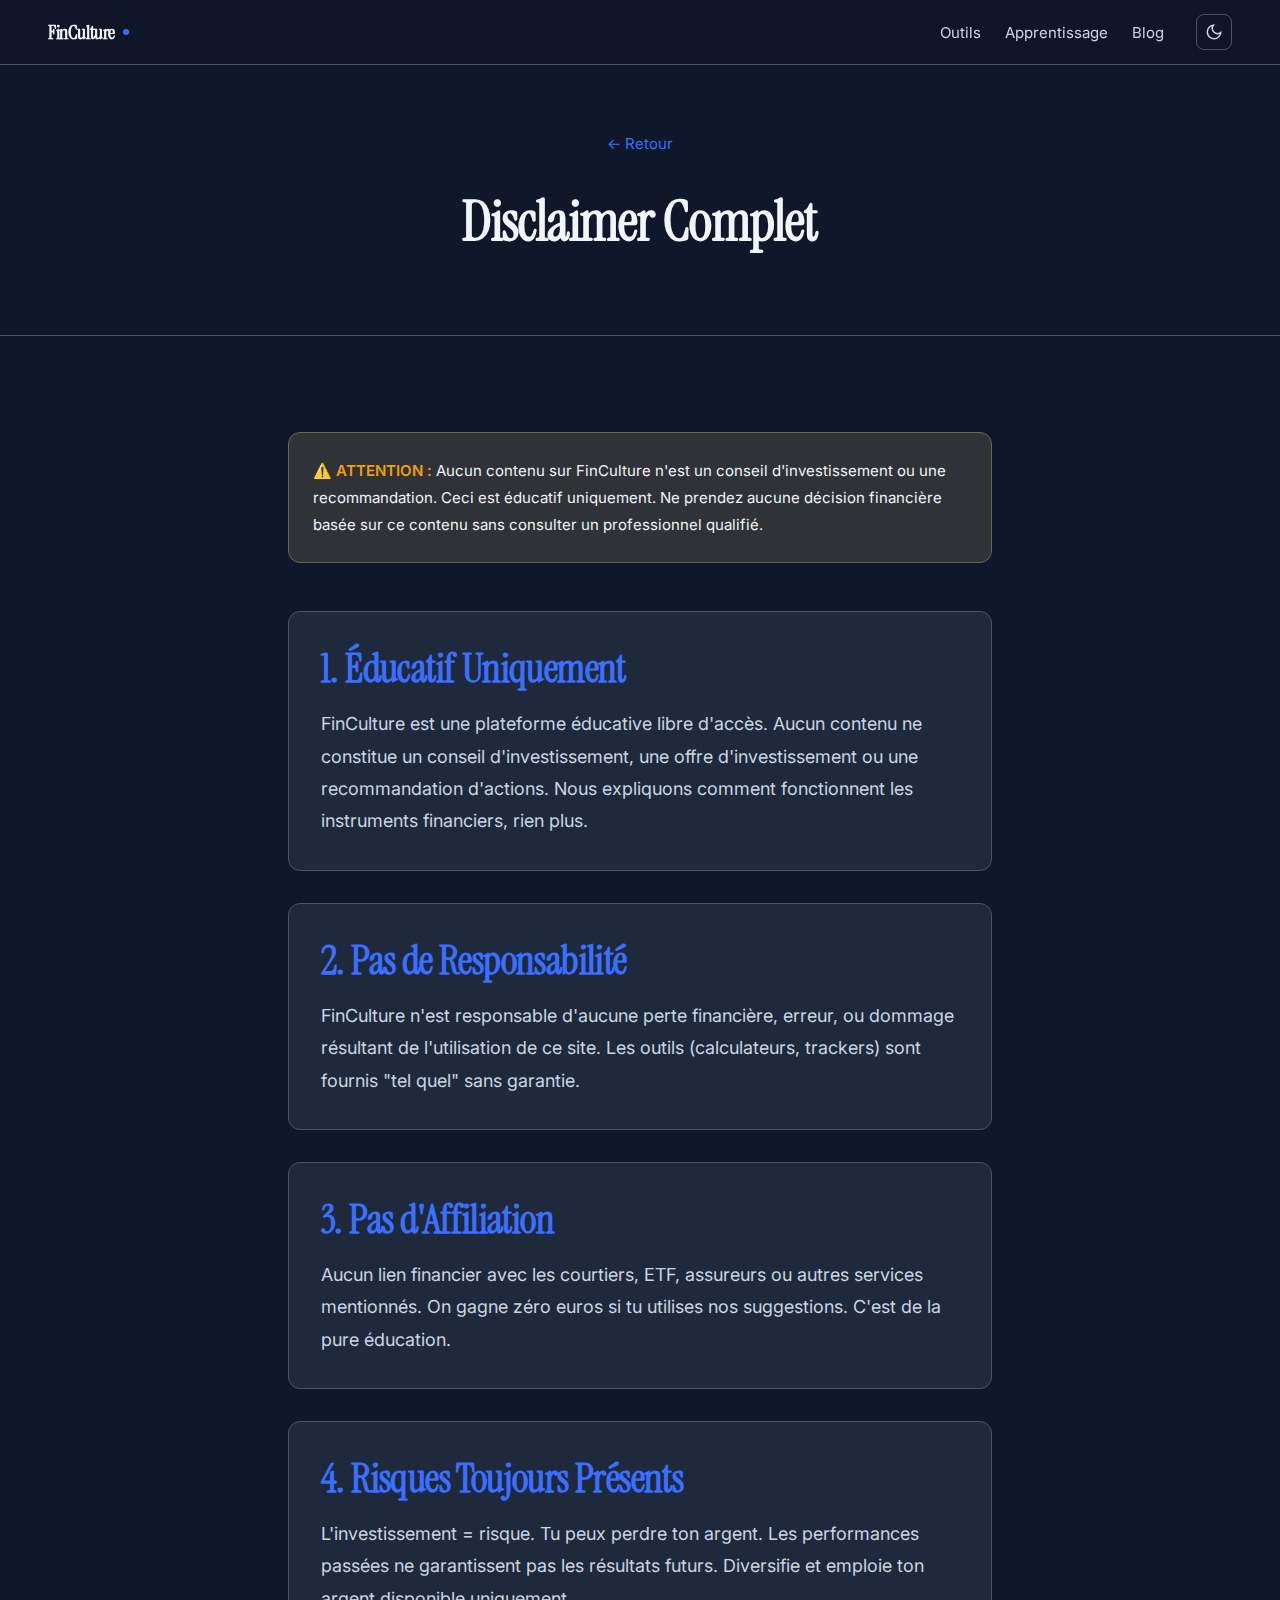
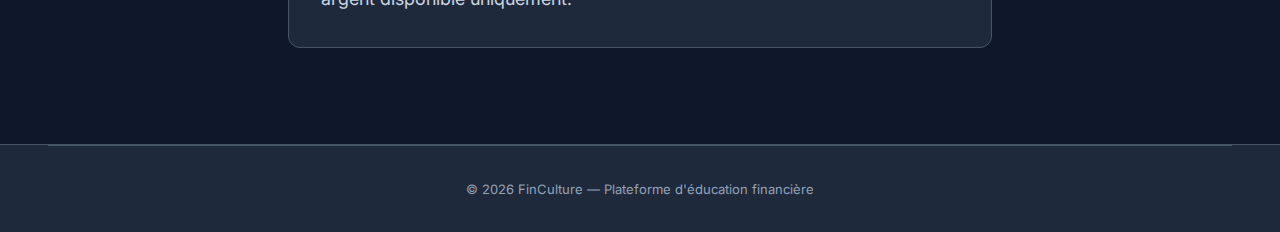
<file: disclaimer.html>
<!DOCTYPE html>
<html lang="fr" data-theme="dark">
<head>
  <meta charset="UTF-8">
  <meta name="viewport" content="width=device-width, initial-scale=1.0">
  <meta name="description" content="Disclaimer FinCulture — Informations légales et avertissements importants.">
  <title>Disclaimer — FinCulture</title>
  
  <link rel="preconnect" href="https://fonts.googleapis.com">
  <link rel="preconnect" href="https://fonts.gstatic.com" crossorigin>
  <link href="https://fonts.googleapis.com/css2?family=Instrument+Serif:ital@0;1&family=Inter:wght@300..700&display=swap" rel="stylesheet">
  
  <link rel="stylesheet" href="design-system.css">
</head>
<body>
  <header class="header">
    <div class="container">
      <div class="header-inner">
        <a href="index.html" class="logo">
          <span class="logo-text">FinCulture</span>
          <span class="logo-dot"></span>
        </a>
        <nav class="nav">
          <ul class="nav-links">
            <li><a href="index.html#outils" class="nav-link">Outils</a></li>
            <li><a href="index.html#apprentissage" class="nav-link">Apprentissage</a></li>
            <li><a href="blog/index.html" class="nav-link">Blog</a></li>
          </ul>
          <button class="theme-toggle" id="theme-toggle" aria-label="Basculer le thème">
            <svg width="18" height="18" viewBox="0 0 24 24" fill="none" stroke="currentColor" stroke-width="2">
              <path id="sun-icon" d="M12 1v2M12 21v2M4.22 4.22l1.42 1.42M18.36 18.36l1.42 1.42M1 12h2M21 12h2M4.22 19.78l1.42-1.42M18.36 5.64l1.42-1.42" style="display: none;"/>
              <path id="moon-icon" d="M21 12.79A9 9 0 1 1 11.21 3 7 7 0 0 0 21 12.79z"/>
            </svg>
          </button>
        </nav>
        <button class="mobile-menu-btn" id="mobile-menu-btn" aria-label="Ouvrir le menu">
          <span style="width: 18px; height: 2px; background: currentColor; border-radius: 1px;"></span>
          <span style="width: 18px; height: 2px; background: currentColor; border-radius: 1px;"></span>
          <span style="width: 18px; height: 2px; background: currentColor; border-radius: 1px;"></span>
        </button>
      </div>
    </div>
  </header>

  <main>
    <section style="padding: var(--space-16) var(--container-gap); text-align: center; border-bottom: 1px solid var(--border);">
      <div class="container">
        <a href="index.html" style="display: inline-flex; align-items: center; gap: var(--space-2); margin-bottom: var(--space-8); color: var(--c-primary); font-size: var(--type-sm);">← Retour</a>
        <h1 style="font-size: var(--type-h1); margin-bottom: var(--space-4);">Disclaimer Complet</h1>
      </div>
    </section>

    <section class="section">
      <div class="container" style="max-width: 800px;">
        <div class="disclaimer" style="background: color-mix(in srgb, var(--c-warning) 8%, var(--surface)); margin-bottom: var(--space-12);">
          <strong>⚠️ ATTENTION :</strong> Aucun contenu sur FinCulture n'est un conseil d'investissement ou une recommandation. Ceci est éducatif uniquement. Ne prendez aucune décision financière basée sur ce contenu sans consulter un professionnel qualifié.
        </div>

        <div class="card" style="margin-bottom: var(--space-8);">
          <h2 style="margin-bottom: var(--space-4); color: var(--c-primary);">1. Éducatif Uniquement</h2>
          <p style="color: var(--text-secondary); line-height: 1.8;">FinCulture est une plateforme éducative libre d'accès. Aucun contenu ne constitue un conseil d'investissement, une offre d'investissement ou une recommandation d'actions. Nous expliquons comment fonctionnent les instruments financiers, rien plus.</p>
        </div>

        <div class="card" style="margin-bottom: var(--space-8);">
          <h2 style="margin-bottom: var(--space-4); color: var(--c-primary);">2. Pas de Responsabilité</h2>
          <p style="color: var(--text-secondary); line-height: 1.8;">FinCulture n'est responsable d'aucune perte financière, erreur, ou dommage résultant de l'utilisation de ce site. Les outils (calculateurs, trackers) sont fournis "tel quel" sans garantie.</p>
        </div>

        <div class="card" style="margin-bottom: var(--space-8);">
          <h2 style="margin-bottom: var(--space-4); color: var(--c-primary);">3. Pas d'Affiliation</h2>
          <p style="color: var(--text-secondary); line-height: 1.8;">Aucun lien financier avec les courtiers, ETF, assureurs ou autres services mentionnés. On gagne zéro euros si tu utilises nos suggestions. C'est de la pure éducation.</p>
        </div>

        <div class="card" style="margin-bottom: var(--space-8);">
          <h2 style="margin-bottom: var(--space-4); color: var(--c-primary);">4. Risques Toujours Présents</h2>
          <p style="color: var(--text-secondary); line-height: 1.8;">L'investissement = risque. Tu peux perdre ton argent. Les performances passées ne garantissent pas les résultats futurs. Diversifie et emploie ton argent disponible uniquement.</p>
        </div>

      </div>
    </section>
  </main>

  <footer class="footer">
    <div class="container">
      <div class="footer-bottom" style="justify-content: center; text-align: center;">
        <p>© 2026 FinCulture — Plateforme d'éducation financière</p>
      </div>
    </div>
  </footer>

  <script>
    const themeToggle = document.getElementById('theme-toggle');
    const html = document.documentElement;
    let currentTheme = localStorage.getItem('theme') || 'dark';
    html.setAttribute('data-theme', currentTheme);
    themeToggle.addEventListener('click', () => {
      currentTheme = currentTheme === 'dark' ? 'light' : 'dark';
      html.setAttribute('data-theme', currentTheme);
      localStorage.setItem('theme', currentTheme);
    });
    const mobileMenuBtn = document.getElementById('mobile-menu-btn');
    mobileMenuBtn?.addEventListener('click', () => alert('Menu mobile'));
  </script>
</body>
</html>
</file>
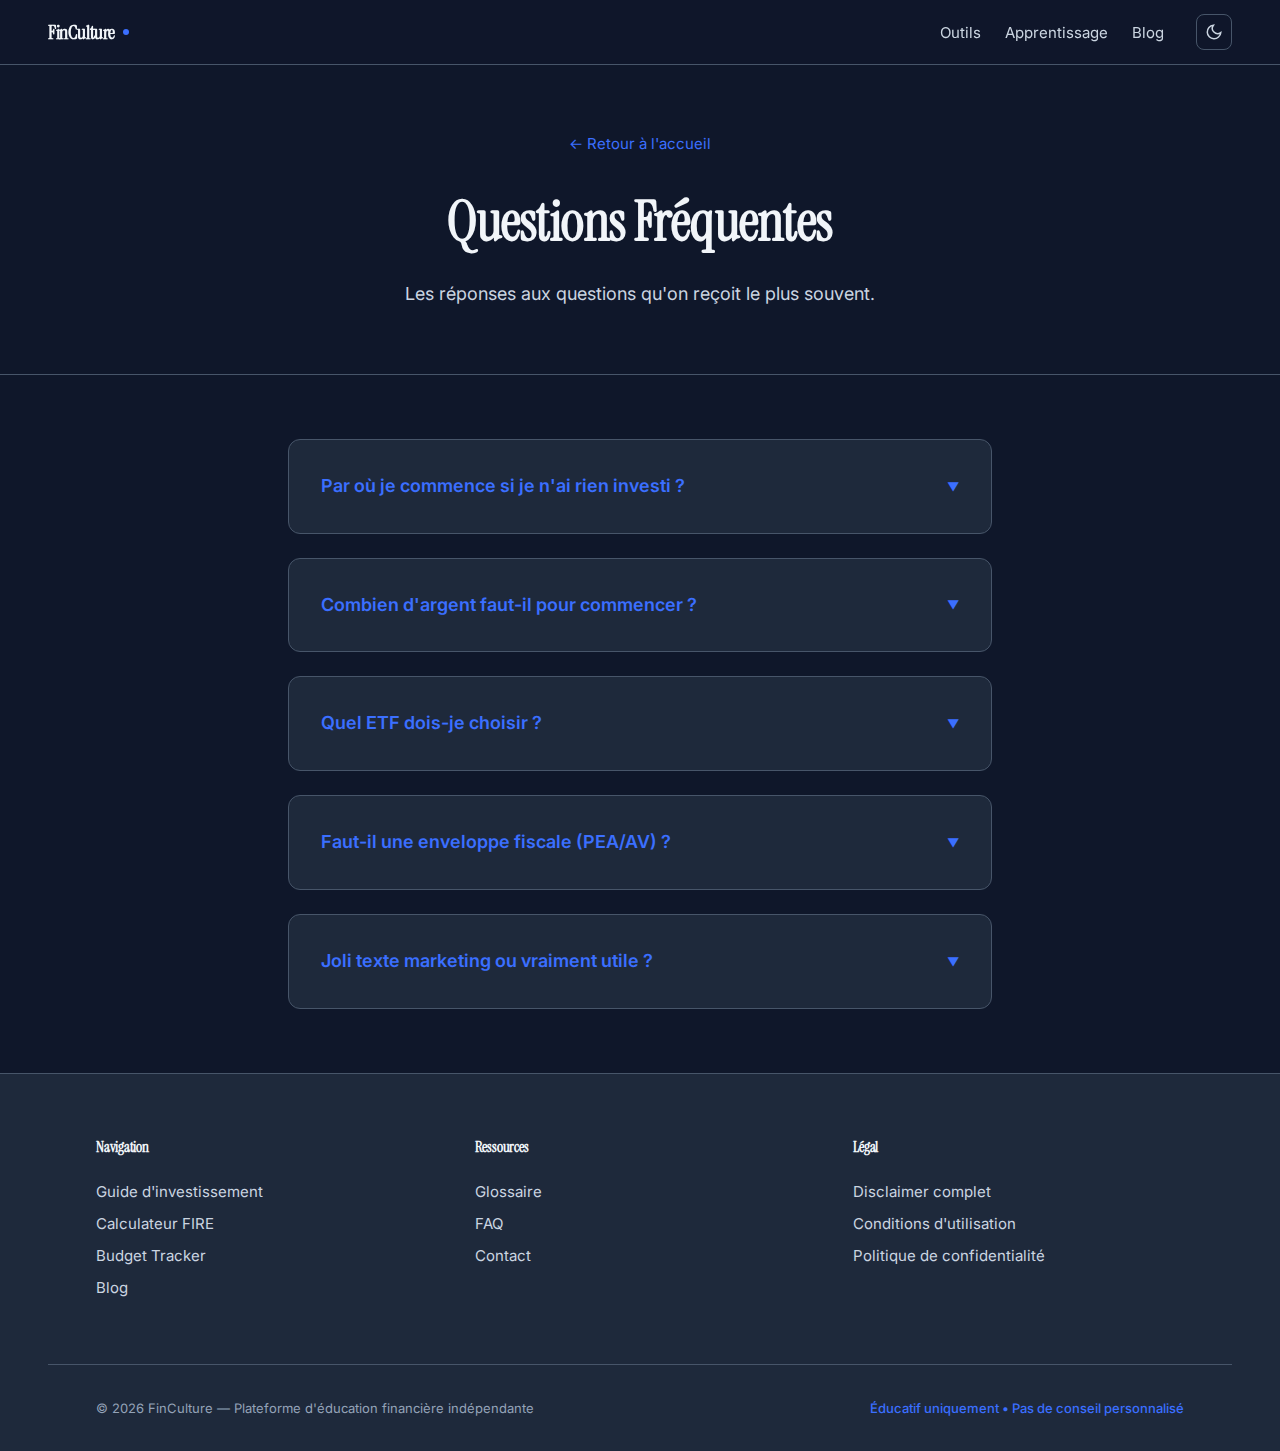
<file: faq.html>
<!DOCTYPE html>
<html lang="fr" data-theme="dark">
<head>
  <meta charset="UTF-8">
  <meta name="viewport" content="width=device-width, initial-scale=1.0">
  <meta name="description" content="FAQ FinCulture — Questions fréquemment posées sur l'éducation financière et l'investissement.">
  <meta property="og:title" content="FAQ — FinCulture">
  <title>FAQ — FinCulture</title>
  
  <link rel="preconnect" href="https://fonts.googleapis.com">
  <link rel="preconnect" href="https://fonts.gstatic.com" crossorigin>
  <link href="https://fonts.googleapis.com/css2?family=Instrument+Serif:ital@0;1&family=Inter:wght@300..700&display=swap" rel="stylesheet">
  
  <link rel="stylesheet" href="design-system.css">
  <style>
    .faq-item {
      cursor: pointer;
      transition: all var(--transition-base);
    }
    
    .faq-item.open .faq-question::after {
      transform: rotate(180deg);
    }
    
    .faq-question {
      display: flex;
      justify-content: space-between;
      align-items: center;
      gap: var(--space-4);
      font-weight: var(--type-weight-semibold);
      color: var(--c-primary);
    }
    
    .faq-question::after {
      content: '▼';
      font-size: 0.75rem;
      transition: transform var(--transition-base);
    }
    
    .faq-answer {
      max-height: 0;
      overflow: hidden;
      transition: max-height var(--transition-base);
      color: var(--text-secondary);
      margin-top: 0;
      padding-top: 0;
    }
    
    .faq-item.open .faq-answer {
      max-height: 500px;
      margin-top: var(--space-4);
      padding-top: var(--space-4);
      border-top: 1px solid var(--border);
    }
  </style>
</head>
<body>
  <a href="#main" class="skip-to-content">Aller au contenu principal</a>

  <header class="header">
    <div class="container">
      <div class="header-inner">
        <a href="index.html" class="logo">
          <span class="logo-text">FinCulture</span>
          <span class="logo-dot"></span>
        </a>
        
        <nav class="nav">
          <ul class="nav-links">
            <li><a href="index.html#outils" class="nav-link">Outils</a></li>
            <li><a href="index.html#apprentissage" class="nav-link">Apprentissage</a></li>
            <li><a href="blog/index.html" class="nav-link">Blog</a></li>
          </ul>
          
          <button class="theme-toggle" id="theme-toggle" aria-label="Basculer le thème">
            <svg width="18" height="18" viewBox="0 0 24 24" fill="none" stroke="currentColor" stroke-width="2">
              <path id="sun-icon" d="M12 1v2M12 21v2M4.22 4.22l1.42 1.42M18.36 18.36l1.42 1.42M1 12h2M21 12h2M4.22 19.78l1.42-1.42M18.36 5.64l1.42-1.42" style="display: none;"/>
              <path id="moon-icon" d="M21 12.79A9 9 0 1 1 11.21 3 7 7 0 0 0 21 12.79z"/>
            </svg>
          </button>
        </nav>

        <button class="mobile-menu-btn" id="mobile-menu-btn" aria-label="Ouvrir le menu">
          <span style="width: 18px; height: 2px; background: currentColor; border-radius: 1px;"></span>
          <span style="width: 18px; height: 2px; background: currentColor; border-radius: 1px;"></span>
          <span style="width: 18px; height: 2px; background: currentColor; border-radius: 1px;"></span>
        </button>
      </div>
    </div>
  </header>

  <nav class="mobile-nav" id="mobile-nav">
    <a href="index.html#outils">Outils</a>
    <a href="index.html#apprentissage">Apprentissage</a>
    <a href="blog/index.html">Blog</a>
    <hr style="border: none; border-top: 1px solid var(--border); margin: var(--space-4) 0;">
    <a href="index.html" class="btn btn-secondary" style="justify-content: center;">Retour à l'accueil</a>
  </nav>

  <main id="main">
    <!-- Page Header -->
    <section style="padding: var(--space-16) var(--container-gap); text-align: center; border-bottom: 1px solid var(--border);">
      <div class="container">
        <a href="index.html" style="display: inline-flex; align-items: center; gap: var(--space-2); margin-bottom: var(--space-8); color: var(--c-primary); font-size: var(--type-sm); text-decoration: none;">← Retour à l'accueil</a>
        <h1 style="font-size: var(--type-h1); margin-bottom: var(--space-6);">Questions Fréquentes</h1>
        <p style="font-size: var(--type-base); color: var(--text-secondary); max-width: 70ch; margin: 0 auto;">
          Les réponses aux questions qu'on reçoit le plus souvent.
        </p>
      </div>
    </section>

    <!-- Content -->
    <section class="section">
      <div class="container" style="max-width: 800px;">
        
        <div class="card faq-item">
          <div class="faq-question">Par où je commence si je n'ai rien investi ?</div>
          <div class="faq-answer">Commence par lire le guide d'investissement pour comprendre les bases, puis utilise le calculateur FIRE pour visualiser ton objectif. Après, ouvre un compte (ex: Degiro, Bourse Direct) et investis progressivement.</div>
        </div>

        <div class="card faq-item" style="margin-top: var(--space-6);">
          <div class="faq-question">Combien d'argent faut-il pour commencer ?</div>
          <div class="faq-answer">Aussi peu que 100€ sur e-Toro ou 1000€ sur Degiro. Les frais sont minimes, surtout avec les ETF à 0.1-0.3% de frais annuels. L'important c'est de commencer et d'investir régulièrement.</div>
        </div>

        <div class="card faq-item" style="margin-top: var(--space-6);">
          <div class="faq-question">Quel ETF dois-je choisir ?</div>
          <div class="faq-answer">Utilise le comparateur ETF pour voir les options. VWRL ou EWLD sont un bon départ : diversifiés, frais bas, simples. Pas besoin de compliquer.</div>
        </div>

        <div class="card faq-item" style="margin-top: var(--space-6);">
          <div class="faq-question">Faut-il une enveloppe fiscale (PEA/AV) ?</div>
          <div class="faq-answer">Oui. Pour un habitant France, PEA en priorité (0% d'impôts après 8 ans), puis Assurance-vie. Voir le guide fiscalité pour détails.</div>
        </div>

        <div class="card faq-item" style="margin-top: var(--space-6);">
          <div class="faq-question">Joli texte marketing ou vraiment utile ?</div>
          <div class="faq-answer">100% éducatif, zéro affiliation. On gagne rien si tu utilises nos outils. C'est juste du savoir partage.</div>
        </div>

      </div>
    </section>
  </main>

  <!-- Footer -->
  <footer class="footer">
    <div class="container">
      <div class="footer-inner">
        <div class="footer-section">
          <h3>Navigation</h3>
          <div class="footer-links">
            <a href="guide-investissement.html">Guide d'investissement</a>
            <a href="calculateur_fire.html">Calculateur FIRE</a>
            <a href="budget_tracker.html">Budget Tracker</a>
            <a href="blog/">Blog</a>
          </div>
        </div>

        <div class="footer-section">
          <h3>Ressources</h3>
          <div class="footer-links">
            <a href="glossaire.html">Glossaire</a>
            <a href="faq.html">FAQ</a>
            <a href="contact.html">Contact</a>
          </div>
        </div>

        <div class="footer-section">
          <h3>Légal</h3>
          <div class="footer-links">
            <a href="disclaimer.html">Disclaimer complet</a>
            <a href="conditions.html">Conditions d'utilisation</a>
            <a href="confidentialite.html">Politique de confidentialité</a>
          </div>
        </div>
      </div>

      <div class="footer-bottom">
        <p>© 2026 FinCulture — Plateforme d'éducation financière indépendante</p>
        <p style="color: var(--c-primary); font-weight: var(--type-weight-medium);">Éducatif uniquement • Pas de conseil personnalisé</p>
      </div>
    </div>
  </footer>

  <script>
    // Theme toggle
    const themeToggle = document.getElementById('theme-toggle');
    const sunIcon = document.getElementById('sun-icon');
    const moonIcon = document.getElementById('moon-icon');
    const html = document.documentElement;
    
    let currentTheme = localStorage.getItem('theme') || 'dark';
    html.setAttribute('data-theme', currentTheme);
    updateThemeIcon(currentTheme);
    
    function updateThemeIcon(theme) {
      if (theme === 'dark') {
        moonIcon.style.display = 'block';
        sunIcon.style.display = 'none';
      } else {
        sunIcon.style.display = 'block';
        moonIcon.style.display = 'none';
      }
    }
    
    themeToggle.addEventListener('click', () => {
      currentTheme = currentTheme === 'dark' ? 'light' : 'dark';
      html.setAttribute('data-theme', currentTheme);
      localStorage.setItem('theme', currentTheme);
      updateThemeIcon(currentTheme);
    });

    // Mobile menu
    const mobileMenuBtn = document.getElementById('mobile-menu-btn');
    const mobileNav = document.getElementById('mobile-nav');
    
    mobileMenuBtn.addEventListener('click', () => {
      mobileNav.classList.toggle('open');
      mobileMenuBtn.setAttribute('aria-expanded', mobileNav.classList.contains('open'));
    });

    mobileNav.querySelectorAll('a').forEach(link => {
      link.addEventListener('click', () => {
        mobileNav.classList.remove('open');
        mobileMenuBtn.setAttribute('aria-expanded', 'false');
      });
    });

    // FAQ toggle
    document.querySelectorAll('.faq-item').forEach(item => {
      item.addEventListener('click', () => {
        item.classList.toggle('open');
      });
    });
  </script>
</body>
</html>
</file>
<file: Guide d'investissement/styles.css>
/* Guide d'Investissement pour les Jeunes - Styles CSS */
* {
    margin: 0;
    padding: 0;
    box-sizing: border-box;
}

body {
    font-family: 'Segoe UI', Tahoma, Geneva, Verdana, sans-serif;
    line-height: 1.6;
    color: #333;
    overflow-x: hidden;
}

.container {
    max-width: 1200px;
    margin: 0 auto;
    padding: 0 20px;
}

/* Header Hero Section */
.hero {
    background: linear-gradient(135deg, #667eea 0%, #764ba2 100%);
    color: white;
    padding: 80px 0;
    text-align: center;
    position: relative;
    overflow: hidden;
}

.hero::before {
    content: '';
    position: absolute;
    top: 0;
    left: 0;
    right: 0;
    bottom: 0;
    background: url('data:image/svg+xml,<svg xmlns="http://www.w3.org/2000/svg" viewBox="0 0 100 100"><defs><pattern id="grain" width="100" height="100" patternUnits="userSpaceOnUse"><circle cx="25" cy="25" r="1" fill="rgba(255,255,255,0.1)"/><circle cx="75" cy="75" r="1" fill="rgba(255,255,255,0.1)"/></pattern></defs><rect width="100" height="100" fill="url(%23grain)"/></svg>');
    opacity: 0.3;
}

.hero h1 {
    font-size: 3.5rem;
    margin-bottom: 20px;
    font-weight: 700;
    text-shadow: 2px 2px 4px rgba(0,0,0,0.3);
    position: relative;
    z-index: 2;
}

.hero-subtitle {
    font-size: 1.3rem;
    margin-bottom: 30px;
    opacity: 0.95;
    position: relative;
    z-index: 2;
}

.alert-box {
    background: rgba(255, 193, 7, 0.9);
    color: #856404;
    padding: 20px;
    border-radius: 12px;
    margin: 30px auto;
    max-width: 600px;
    font-weight: 600;
    border-left: 5px solid #ffc107;
    position: relative;
    z-index: 2;
}

.cta-button {
    background: linear-gradient(45deg, #ff6b6b, #ee5a24);
    color: white;
    border: none;
    padding: 18px 40px;
    font-size: 1.2rem;
    border-radius: 50px;
    cursor: pointer;
    transition: all 0.3s ease;
    font-weight: 600;
    box-shadow: 0 8px 25px rgba(238, 90, 36, 0.3);
    position: relative;
    z-index: 2;
}

.cta-button:hover {
    transform: translateY(-3px);
    box-shadow: 0 12px 35px rgba(238, 90, 36, 0.4);
}

/* Navigation */
.navigation {
    background: #2c3e50;
    padding: 0;
    position: sticky;
    top: 0;
    z-index: 100;
    box-shadow: 0 2px 10px rgba(0,0,0,0.1);
}

.navigation ul {
    list-style: none;
    display: flex;
    justify-content: center;
    flex-wrap: wrap;
}

.navigation li {
    margin: 0;
}

.navigation a {
    display: block;
    color: white;
    text-decoration: none;
    padding: 20px 25px;
    transition: all 0.3s ease;
    font-weight: 500;
}

.navigation a:hover {
    background: #34495e;
    color: #3498db;
}

/* Sections */
.section {
    padding: 80px 0;
}

.section:nth-child(even) {
    background: #f8f9fa;
}

.section h2 {
    font-size: 2.5rem;
    text-align: center;
    margin-bottom: 50px;
    color: #2c3e50;
    position: relative;
}

.section h2::after {
    content: '';
    display: block;
    width: 100px;
    height: 4px;
    background: linear-gradient(45deg, #3498db, #2980b9);
    margin: 20px auto;
    border-radius: 2px;
}

/* Cards Grid */
.cards-grid {
    display: grid;
    grid-template-columns: repeat(auto-fit, minmax(300px, 1fr));
    gap: 30px;
    margin: 50px 0;
}

.card {
    background: white;
    padding: 30px;
    border-radius: 15px;
    box-shadow: 0 10px 30px rgba(0, 0, 0, 0.1);
    transition: all 0.3s ease;
    border-top: 4px solid #3498db;
}

.card:hover {
    transform: translateY(-10px);
    box-shadow: 0 20px 40px rgba(0, 0, 0, 0.15);
}

.card h3 {
    font-size: 1.4rem;
    margin-bottom: 15px;
    color: #2c3e50;
}

/* Comparison Box */
.comparison-box {
    background: linear-gradient(135deg, #74b9ff, #0984e3);
    color: white;
    padding: 40px;
    border-radius: 20px;
    margin: 50px 0;
    text-align: center;
}

.comparison-grid {
    display: grid;
    grid-template-columns: 1fr 1fr;
    gap: 30px;
    margin: 30px 0;
}

.comparison-item {
    background: rgba(255, 255, 255, 0.15);
    padding: 25px;
    border-radius: 15px;
    backdrop-filter: blur(10px);
}

.comparison-item.losing {
    border: 2px solid #ff7675;
}

.comparison-item.winning {
    border: 2px solid #00b894;
}

.comparison-item h4 {
    margin-bottom: 15px;
    font-size: 1.1rem;
}

.amount {
    font-size: 2.2rem;
    font-weight: 700;
}

.comparison-result {
    font-size: 1.3rem;
    font-weight: 600;
    margin-top: 20px;
}

/* Calculator */
.calculator-container {
    display: grid;
    grid-template-columns: 1fr 1fr;
    gap: 40px;
    margin: 40px 0;
    background: white;
    padding: 40px;
    border-radius: 20px;
    box-shadow: 0 15px 35px rgba(0, 0, 0, 0.1);
}

.input-group {
    margin-bottom: 30px;
}

.input-group label {
    display: block;
    margin-bottom: 10px;
    font-weight: 600;
    color: #2c3e50;
}

.input-group input[type="range"] {
    width: 100%;
    margin: 10px 0;
    appearance: none;
    height: 8px;
    background: #ddd;
    border-radius: 5px;
    outline: none;
}

.input-group input[type="range"]::-webkit-slider-thumb {
    appearance: none;
    width: 25px;
    height: 25px;
    background: #3498db;
    border-radius: 50%;
    cursor: pointer;
}

.input-group select {
    width: 100%;
    padding: 12px;
    border: 2px solid #ddd;
    border-radius: 8px;
    font-size: 1rem;
}

.input-group span {
    font-weight: 600;
    color: #3498db;
    font-size: 1.1rem;
}

.result-card {
    background: linear-gradient(135deg, #00b894, #00a085);
    color: white;
    padding: 30px;
    border-radius: 15px;
}

.result-card h3 {
    margin-bottom: 25px;
    font-size: 1.4rem;
}

.result-item {
    display: flex;
    justify-content: space-between;
    margin-bottom: 15px;
    padding-bottom: 10px;
    border-bottom: 1px solid rgba(255, 255, 255, 0.2);
}

.result-item:last-child {
    border-bottom: none;
    margin-bottom: 0;
}

.highlight {
    font-size: 1.5rem;
    font-weight: 700;
}

.profit {
    color: #55efc4;
    font-weight: 600;
}

.gain {
    color: #fdcb6e;
    font-weight: 600;
}

/* Steps */
.steps-container {
    max-width: 800px;
    margin: 0 auto;
}

.step {
    display: flex;
    align-items: flex-start;
    margin-bottom: 40px;
    position: relative;
}

.step:not(:last-child)::after {
    content: '';
    position: absolute;
    left: 30px;
    top: 70px;
    width: 2px;
    height: 60px;
    background: #3498db;
}

.step-number {
    background: linear-gradient(45deg, #3498db, #2980b9);
    color: white;
    width: 60px;
    height: 60px;
    border-radius: 50%;
    display: flex;
    align-items: center;
    justify-content: center;
    font-size: 1.5rem;
    font-weight: 700;
    margin-right: 30px;
    flex-shrink: 0;
}

.step-content h3 {
    font-size: 1.4rem;
    margin-bottom: 10px;
    color: #2c3e50;
}

.step-detail {
    background: #e8f4fd;
    color: #2980b9;
    padding: 10px 15px;
    border-radius: 8px;
    margin-top: 10px;
    font-weight: 600;
}

/* Recommended Products */
.recommended-products {
    margin-top: 60px;
}

.products-grid {
    display: grid;
    grid-template-columns: repeat(auto-fit, minmax(350px, 1fr));
    gap: 30px;
    margin: 30px 0;
}

.product-card {
    background: white;
    padding: 30px;
    border-radius: 15px;
    box-shadow: 0 10px 30px rgba(0, 0, 0, 0.1);
    border-left: 5px solid #00b894;
}

.product-card h4 {
    font-size: 1.3rem;
    margin-bottom: 20px;
    color: #2c3e50;
}

.product-card ul {
    list-style: none;
    margin-bottom: 20px;
}

.product-card li {
    margin-bottom: 8px;
    padding-left: 5px;
}

.product-min {
    background: #00b894;
    color: white;
    padding: 10px 15px;
    border-radius: 8px;
    text-align: center;
    font-weight: 600;
}

/* Errors Grid */
.errors-grid {
    display: grid;
    grid-template-columns: repeat(auto-fit, minmax(300px, 1fr));
    gap: 25px;
    margin: 40px 0;
}

.error-card {
    background: white;
    padding: 25px;
    border-radius: 12px;
    box-shadow: 0 8px 25px rgba(0, 0, 0, 0.08);
    border-left: 4px solid #ff7675;
    transition: all 0.3s ease;
}

.error-card:hover {
    transform: translateY(-5px);
    box-shadow: 0 15px 35px rgba(0, 0, 0, 0.12);
}

.error-card h3 {
    font-size: 1.2rem;
    margin-bottom: 12px;
    color: #2c3e50;
}

.solution {
    background: #d1f2eb;
    color: #00b894;
    padding: 12px;
    border-radius: 8px;
    margin-top: 15px;
    font-weight: 600;
}

/* Resources */
.resources-grid {
    display: grid;
    grid-template-columns: repeat(auto-fit, minmax(300px, 1fr));
    gap: 30px;
    margin: 40px 0;
}

.resource-category {
    background: white;
    padding: 30px;
    border-radius: 15px;
    box-shadow: 0 10px 30px rgba(0, 0, 0, 0.1);
}

.resource-category h3 {
    font-size: 1.3rem;
    margin-bottom: 20px;
    color: #2c3e50;
    border-bottom: 2px solid #3498db;
    padding-bottom: 10px;
}

.resource-category ul {
    list-style: none;
}

.resource-category li {
    margin-bottom: 12px;
    padding: 8px 0;
    color: #555;
}

.contact-section {
    background: linear-gradient(135deg, #a29bfe, #6c5ce7);
    color: white;
    padding: 40px;
    border-radius: 20px;
    text-align: center;
    margin-top: 50px;
}

.contact-section h3 {
    margin-bottom: 20px;
}

.secondary-button {
    background: transparent;
    color: white;
    border: 2px solid white;
    padding: 12px 30px;
    border-radius: 25px;
    cursor: pointer;
    transition: all 0.3s ease;
    font-weight: 600;
    margin-top: 20px;
}

.secondary-button:hover {
    background: white;
    color: #6c5ce7;
}

/* Footer */
footer {
    background: #2c3e50;
    color: white;
    padding: 40px 0;
    text-align: center;
}

footer p {
    margin-bottom: 10px;
}

/* Responsive Design */
@media (max-width: 768px) {
    .hero h1 {
        font-size: 2.5rem;
    }

    .hero-subtitle {
        font-size: 1.1rem;
    }

    .calculator-container {
        grid-template-columns: 1fr;
    }

    .comparison-grid {
        grid-template-columns: 1fr;
    }

    .navigation ul {
        flex-direction: column;
    }

    .navigation a {
        padding: 15px 20px;
    }

    .cards-grid,
    .products-grid,
    .errors-grid,
    .resources-grid {
        grid-template-columns: 1fr;
    }

    .section {
        padding: 40px 0;
    }

    .section h2 {
        font-size: 2rem;
    }
}

/* Animations */
@keyframes fadeInUp {
    from {
        opacity: 0;
        transform: translateY(30px);
    }
    to {
        opacity: 1;
        transform: translateY(0);
    }
}

.card, .step, .error-card, .resource-category {
    animation: fadeInUp 0.6s ease forwards;
}

/* Smooth scrolling */
html {
    scroll-behavior: smooth;
}

/* Focus states for accessibility */
.cta-button:focus,
.secondary-button:focus,
input:focus,
select:focus {
    outline: 3px solid #3498db;
    outline-offset: 2px;
}
</file>
<file: design-system.css>
/* ─────────────────────────────────────────────────────────────
   FINCULTURE — DESIGN SYSTEM PREMIUM v3.0
   Modern, elegant, with smooth animations & micro-interactions
   ───────────────────────────────────────────────────────────── */

/* ── DESIGN TOKENS ── */
:root {
  /* Colors: Clean, professional palette */
  --c-primary: #3b6fff;        /* Vibrant but trustworthy blue */
  --c-primary-dark: #2d4fb8;
  --c-primary-light: #e8f0ff;
  
  --c-success: #10b981;        /* Calm green */
  --c-warning: #f59e0b;        /* Warm amber */
  --c-error: #ef4444;          /* Clean red */
  
  /* Neutral palette - refined monochrome */
  --c-bg: #ffffff;             /* Pure white */
  --c-surface: #f9fafb;        /* Subtle off-white */
  --c-surface-alt: #f3f4f6;    /* Slightly deeper */
  --c-border: #e5e7eb;         /* Minimal borders */
  --c-text: #111827;           /* Deep black for text */
  --c-text-secondary: #6b7280; /* Warm gray */
  --c-text-tertiary: #9ca3af;  /* Light gray */
  
  /* Dark mode palette */
  --c-dark-bg: #0f172a;
  --c-dark-surface: #1e293b;
  --c-dark-surface-alt: #334155;
  --c-dark-border: #475569;
  --c-dark-text: #f1f5f9;
  --c-dark-text-secondary: #cbd5e1;
  --c-dark-text-tertiary: #94a3b8;
  
  /* Typography - quality first */
  --font-family-serif: 'Instrument Serif', serif;
  --font-family-sans: 'Inter', -apple-system, BlinkMacSystemFont, 'Segoe UI', sans-serif;
  
  --type-h1: clamp(2.25rem, 2rem + 2vw, 3.5rem);
  --type-h2: clamp(1.875rem, 1.75rem + 1.5vw, 2.5rem);
  --type-h3: clamp(1.5rem, 1.375rem + 0.75vw, 1.875rem);
  --type-h4: 1.25rem;
  --type-base: clamp(1rem, 0.95rem + 0.25vw, 1.125rem);
  --type-sm: 0.9375rem;
  --type-xs: 0.8125rem;
  
  --type-weight-light: 300;
  --type-weight-regular: 400;
  --type-weight-medium: 500;
  --type-weight-semibold: 600;
  --type-weight-bold: 700;
  
  /* Spacing system - 8px base */
  --space-0: 0;
  --space-1: 0.25rem;
  --space-2: 0.5rem;
  --space-4: 1rem;
  --space-6: 1.5rem;
  --space-8: 2rem;
  --space-12: 3rem;
  --space-16: 4rem;
  --space-20: 5rem;
  --space-24: 6rem;
  
  /* Radius - subtle, modern */
  --radius-xs: 4px;
  --radius-sm: 6px;
  --radius-md: 8px;
  --radius-lg: 12px;
  --radius-xl: 16px;
  --radius-full: 9999px;
  
  /* Layout */
  --container-max: 1280px;
  --container-gap: clamp(1rem, 4vw, 3rem);
  
  /* Motion - smooth, professional */
  --transition-fast: 150ms cubic-bezier(0.4, 0, 0.2, 1);
  --transition-base: 250ms cubic-bezier(0.4, 0, 0.2, 1);
  --transition-slow: 350ms cubic-bezier(0.4, 0, 0.2, 1);
  
  /* Shadows - subtle depth */
  --shadow-sm: 0 1px 2px rgba(0, 0, 0, 0.05);
  --shadow-md: 0 4px 6px rgba(0, 0, 0, 0.07), 0 2px 4px rgba(0, 0, 0, 0.05);
  --shadow-lg: 0 10px 15px rgba(0, 0, 0, 0.1), 0 4px 6px rgba(0, 0, 0, 0.05);
  --shadow-xl: 0 20px 25px rgba(0, 0, 0, 0.1), 0 10px 10px rgba(0, 0, 0, 0.04);
  
  /* Dark mode shadows */
  --shadow-dark-sm: 0 1px 2px rgba(0, 0, 0, 0.3);
  --shadow-dark-md: 0 4px 6px rgba(0, 0, 0, 0.4);
  --shadow-dark-lg: 0 10px 15px rgba(0, 0, 0, 0.5);
}

/* ── ANIMATIONS ── */
@keyframes fadeIn {
  from { opacity: 0; }
  to { opacity: 1; }
}

@keyframes slideUp {
  from {
    opacity: 0;
    transform: translateY(20px);
  }
  to {
    opacity: 1;
    transform: translateY(0);
  }
}

@keyframes slideDown {
  from {
    opacity: 0;
    transform: translateY(-20px);
  }
  to {
    opacity: 1;
    transform: translateY(0);
  }
}

@keyframes slideIn {
  from {
    opacity: 0;
    transform: translateX(-20px);
  }
  to {
    opacity: 1;
    transform: translateX(0);
  }
}

@keyframes scaleIn {
  from {
    opacity: 0;
    transform: scale(0.95);
  }
  to {
    opacity: 1;
    transform: scale(1);
  }
}

@keyframes shimmer {
  0% { background-position: -1000px 0; }
  100% { background-position: 1000px 0; }
}

/* Stagger utilities */
.fade-in-stagger > * {
  animation: slideUp var(--transition-base) ease-out both;
}
.fade-in-stagger > *:nth-child(1) { animation-delay: 0ms; }
.fade-in-stagger > *:nth-child(2) { animation-delay: 50ms; }
.fade-in-stagger > *:nth-child(3) { animation-delay: 100ms; }
.fade-in-stagger > *:nth-child(4) { animation-delay: 150ms; }
.fade-in-stagger > *:nth-child(5) { animation-delay: 200ms; }

[data-theme="light"] {
  --bg: var(--c-bg);
  --surface: var(--c-surface);
  --surface-alt: var(--c-surface-alt);
  --border: var(--c-border);
  --text: var(--c-text);
  --text-secondary: var(--c-text-secondary);
  --text-tertiary: var(--c-text-tertiary);
  --shadow-sm: var(--shadow-sm);
  --shadow-md: var(--shadow-md);
  --shadow-lg: var(--shadow-lg);
}

[data-theme="dark"] {
  --bg: var(--c-dark-bg);
  --surface: var(--c-dark-surface);
  --surface-alt: var(--c-dark-surface-alt);
  --border: var(--c-dark-border);
  --text: var(--c-dark-text);
  --text-secondary: var(--c-dark-text-secondary);
  --text-tertiary: var(--c-dark-text-tertiary);
  --shadow-sm: var(--shadow-dark-sm);
  --shadow-md: var(--shadow-dark-md);
  --shadow-lg: var(--shadow-dark-lg);
}

/* ── RESET & DEFAULTS ── */
*,
*::before,
*::after {
  box-sizing: border-box;
  margin: 0;
  padding: 0;
}

html {
  -webkit-font-smoothing: antialiased;
  -moz-osx-font-smoothing: grayscale;
  scroll-behavior: smooth;
  scroll-padding-top: 5rem;
}

body {
  font-family: var(--font-family-sans);
  font-size: var(--type-base);
  color: var(--text);
  background: var(--bg);
  line-height: 1.6;
  min-height: 100vh;
  overflow-x: hidden;
}

/* Typography Hierarchy */
h1, h2, h3, h4, h5, h6 {
  font-family: var(--font-family-serif);
  font-weight: var(--type-weight-semibold);
  line-height: 1.2;
  letter-spacing: -0.015em;
  text-wrap: balance;
}

h1 { font-size: var(--type-h1); }
h2 { font-size: var(--type-h2); }
h3 { font-size: var(--type-h3); }
h4 { font-size: var(--type-h4); }

p, li {
  text-wrap: pretty;
  line-height: 1.7;
}

strong {
  font-weight: var(--type-weight-semibold);
  color: var(--text);
}

a {
  color: var(--c-primary);
  text-decoration: none;
  position: relative;
  transition: color var(--transition-fast);
}

a::after {
  content: '';
  position: absolute;
  bottom: -2px;
  left: 0;
  width: 0;
  height: 2px;
  background: var(--c-primary);
  transition: width var(--transition-base);
}

a:hover {
  color: var(--c-primary-dark);
}

a:hover::after {
  width: 100%;
}

button, [role="button"] {
  cursor: pointer;
  font-family: inherit;
  font-size: inherit;
  border: none;
  background: none;
  color: inherit;
  transition: all var(--transition-base);
}

img, svg {
  display: block;
  max-width: 100%;
  height: auto;
}

/* Selection */
::selection {
  background: var(--c-primary-light);
  color: var(--c-primary-dark);
}

/* Focus visible for accessibility */
:focus-visible {
  outline: 2px solid var(--c-primary);
  outline-offset: 3px;
  border-radius: var(--radius-sm);
}

/* ── SKIP LINK ── */
.skip-to-content {
  position: absolute;
  top: -100%;
  left: var(--space-4);
  z-index: 9999;
  padding: var(--space-2) var(--space-4);
  background: var(--c-primary);
  color: white;
  border-radius: var(--radius-sm);
  font-size: var(--type-xs);
  font-weight: var(--type-weight-medium);
}

.skip-to-content:focus {
  top: var(--space-4);
}

/* ── CONTAINER ── */
.container {
  width: 100%;
  max-width: var(--container-max);
  margin: 0 auto;
  padding: 0 var(--container-gap);
}

/* ── HEADER ── */
.header {
  position: sticky;
  top: 0;
  z-index: 100;
  background: color-mix(in srgb, var(--bg) 92%, transparent);
  backdrop-filter: blur(12px);
  border-bottom: 1px solid var(--border);
  transition: all var(--transition-base);
  animation: slideDown var(--transition-slow) ease-out;
}

.header-inner {
  height: 4rem;
  display: flex;
  align-items: center;
  justify-content: space-between;
  gap: var(--space-8);
}

/* Logo */
.logo {
  display: flex;
  align-items: center;
  gap: var(--space-2);
  flex-shrink: 0;
}

.logo-text {
  font-family: var(--font-family-serif);
  font-size: 1.25rem;
  font-weight: var(--type-weight-semibold);
  letter-spacing: -0.02em;
  color: var(--text);
  transition: all var(--transition-fast);
}

.logo:hover .logo-text {
  color: var(--c-primary);
}

.logo-dot {
  width: 6px;
  height: 6px;
  border-radius: 50%;
  background: var(--c-primary);
  flex-shrink: 0;
}

/* Navigation */
.nav {
  display: flex;
  align-items: center;
  gap: var(--space-8);
}

.nav-links {
  display: flex;
  gap: var(--space-6);
  list-style: none;
}

.nav-link {
  font-size: var(--type-sm);
  font-weight: var(--type-weight-regular);
  color: var(--text-secondary);
  position: relative;
  padding-bottom: 2px;
  transition: color var(--transition-fast);
}

.nav-link::after {
  content: '';
  position: absolute;
  bottom: -2px;
  left: 0;
  width: 0;
  height: 2px;
  background: var(--c-primary);
  border-radius: 1px;
  transition: width var(--transition-base);
}

.nav-link:hover {
  color: var(--text);
}

.nav-link:hover::after,
.nav-link.active::after {
  width: 100%;
}

.nav-link.active {
  color: var(--c-primary);
  font-weight: var(--type-weight-medium);
}

/* Theme toggle */
.theme-toggle {
  width: 36px;
  height: 36px;
  border-radius: var(--radius-md);
  border: 1px solid var(--border);
  display: flex;
  align-items: center;
  justify-content: center;
  color: var(--text-secondary);
  transition: all var(--transition-fast);
  cursor: pointer;
}

.theme-toggle:hover {
  border-color: var(--c-primary);
  color: var(--c-primary);
  transform: rotate(20deg) scale(1.05);
}

/* Mobile menu button */
.mobile-menu-btn {
  display: none;
  width: 36px;
  height: 36px;
  border-radius: var(--radius-md);
  border: 1px solid var(--border);
  flex-direction: column;
  align-items: center;
  justify-content: center;
  gap: 4px;
  color: var(--text-secondary);
  transition: all var(--transition-fast);
}

.mobile-menu-btn:hover {
  border-color: var(--c-primary);
  color: var(--c-primary);
  transform: scale(1.05);
}

@media (max-width: 768px) {
  .nav-links { display: none; }
  .mobile-menu-btn { display: flex; }
}

/* ── MOBILE NAV ── */
.mobile-nav {
  display: none;
  position: fixed;
  inset: 0;
  z-index: 99;
  background: var(--bg);
  padding: 5rem var(--space-4) var(--space-8);
  flex-direction: column;
  gap: var(--space-2);
  overflow-y: auto;
}

.mobile-nav.open {
  display: flex;
  animation: slideIn 0.3s ease-out;
}

@keyframes slideIn {
  from {
    opacity: 0;
    transform: translateY(-8px);
  }
  to {
    opacity: 1;
    transform: translateY(0);
  }
}

.mobile-nav a {
  padding: var(--space-4);
  border-radius: var(--radius-md);
  color: var(--text-secondary);
  font-size: var(--type-base);
  transition: all var(--transition-fast);
}

.mobile-nav a:hover {
  background: var(--surface);
  color: var(--text);
}

/* ── BUTTONS ── */
.btn {
  display: inline-flex;
  align-items: center;
  justify-content: center;
  gap: var(--space-2);
  padding: 0.65rem 1.25rem;
  font-size: var(--type-sm);
  font-weight: var(--type-weight-medium);
  border-radius: var(--radius-md);
  transition: all var(--transition-base);
  border: none;
  cursor: pointer;
}

.btn-primary {
  background: var(--c-primary);
  color: white;
  box-shadow: 0 4px 12px rgba(59, 111, 255, 0.25);
}

.btn-primary:hover {
  background: var(--c-primary-dark);
  transform: translateY(-2px) scale(1.01);
  box-shadow: 0 12px 28px rgba(59, 111, 255, 0.4);
}

.btn-primary:active {
  transform: translateY(0px) scale(0.98);
}

.btn-secondary {
  background: var(--surface);
  color: var(--text);
  border: 1px solid var(--border);
}

.btn-secondary:hover {
  background: var(--surface-alt);
  border-color: var(--c-primary);
  transform: translateY(-2px);
  box-shadow: 0 8px 16px rgba(59, 111, 255, 0.12);
}

.btn-secondary:active {
  transform: translateY(0px) scale(0.98);
}

.btn-ghost {
  color: var(--text-secondary);
  border: 1px solid var(--border);
}

.btn-ghost:hover {
  color: var(--text);
  border-color: var(--c-primary);
  background: var(--surface);
  transform: translateY(-2px);
  box-shadow: 0 8px 16px rgba(59, 111, 255, 0.1);
}

.btn-ghost:active {
  transform: translateY(0px) scale(0.98);
}

/* ── FOOTER ── */
.footer {
  border-top: 1px solid var(--border);
  background: var(--surface);
  margin-top: auto;
}

.footer-inner {
  display: grid;
  grid-template-columns: 1fr 1fr 1fr;
  gap: var(--space-12);
  padding: var(--space-16) var(--container-gap);
}

@media (max-width: 768px) {
  .footer-inner {
    grid-template-columns: 1fr;
    gap: var(--space-8);
  }
}

.footer-section h3 {
  font-size: var(--type-sm);
  margin-bottom: var(--space-6);
}

.footer-links {
  display: flex;
  flex-direction: column;
  gap: var(--space-2);
}

.footer-links a {
  font-size: var(--type-sm);
  color: var(--text-secondary);
}

.footer-links a:hover {
  color: var(--c-primary);
}

.footer-bottom {
  padding: var(--space-8) var(--container-gap);
  border-top: 1px solid var(--border);
  display: flex;
  justify-content: space-between;
  align-items: center;
  flex-wrap: wrap;
  gap: var(--space-4);
  font-size: var(--type-xs);
  color: var(--text-tertiary);
}

/* ── CARDS & BOXES ── */
.card {
  background: var(--surface);
  border: 1px solid var(--border);
  border-radius: var(--radius-lg);
  padding: var(--space-8);
  transition: all var(--transition-base);
}

.card:hover {
  border-color: var(--c-primary);
  box-shadow: 0 20px 40px rgba(59, 111, 255, 0.15);
  transform: translateY(-4px) scale(1.01);
}

.card-minimal {
  background: transparent;
  border: none;
  padding: 0;
}

/* ── TABS ── */
.tabs {
  display: flex;
  gap: var(--space-1);
  border-bottom: 1px solid var(--border);
  margin-bottom: var(--space-8);
}

.tab-button {
  padding: var(--space-4) var(--space-6);
  background: transparent;
  border: none;
  border-bottom: 2px solid transparent;
  color: var(--text-secondary);
  cursor: pointer;
  font-size: var(--type-sm);
  font-weight: var(--type-weight-medium);
  transition: all var(--transition-base);
  position: relative;
}

.tab-button:hover {
  color: var(--text);
}

.tab-button.active {
  color: var(--c-primary);
  border-bottom-color: var(--c-primary);
}

/* ── STAT CARDS ── */
.stat-card {
  background: var(--surface);
  border: 1px solid var(--border);
  border-radius: var(--radius-md);
  padding: var(--space-6);
  text-align: center;
  transition: all var(--transition-base);
}

.stat-card:hover {
  border-color: var(--c-primary);
  box-shadow: 0 8px 16px rgba(59, 111, 255, 0.1);
  transform: translateY(-2px);
}

.stat-value {
  font-size: var(--type-h3);
  font-weight: var(--type-weight-semibold);
  color: var(--c-primary);
  margin-bottom: var(--space-2);
}

.stat-label {
  font-size: var(--type-sm);
  color: var(--text-secondary);
}

/* ── BADGE & TAGS ── */
.badge {
  display: inline-flex;
  align-items: center;
  gap: var(--space-2);
  padding: 0.35rem 0.75rem;
  font-size: var(--type-xs);
  font-weight: var(--type-weight-medium);
  border-radius: var(--radius-full);
  background: color-mix(in srgb, var(--c-primary) 10%, var(--surface));
  color: var(--c-primary);
}

/* ── DISCLAIMER ── */
.disclaimer {
  background: color-mix(in srgb, var(--c-warning) 8%, var(--surface));
  border: 1px solid color-mix(in srgb, var(--c-warning) 20%, var(--border));
  border-radius: var(--radius-lg);
  padding: var(--space-6);
  margin: var(--space-8) 0;
  font-size: var(--type-sm);
  line-height: 1.8;
}

.disclaimer strong {
  color: var(--c-warning);
  font-weight: var(--type-weight-semibold);
}

/* ── SECTIONS & LAYOUT ── */
.section {
  padding: var(--space-16) var(--container-gap);
}

.section.alt {
  background: var(--surface);
}

/* ── FORMS & INPUTS ── */
input[type="text"],
input[type="email"],
input[type="number"],
input[type="range"],
textarea,
select {
  font-family: inherit;
  font-size: inherit;
  transition: all var(--transition-base);
}

input[type="text"],
input[type="email"],
input[type="number"],
textarea,
select {
  width: 100%;
  padding: var(--space-3) var(--space-4);
  border: 1px solid var(--border);
  border-radius: var(--radius-md);
  background: var(--bg);
  color: var(--text);
}

input[type="text"]:hover,
input[type="email"]:hover,
input[type="number"]:hover,
textarea:hover,
select:hover {
  border-color: var(--text-secondary);
}

input[type="text"]:focus,
input[type="email"]:focus,
input[type="number"]:focus,
textarea:focus,
select:focus {
  outline: none;
  border-color: var(--c-primary);
  box-shadow: 0 0 0 3px rgba(59, 111, 255, 0.1);
}

input[type="range"] {
  width: 100%;
  height: 6px;
  border-radius: var(--radius-full);
  background: var(--surface);
  outline: none;
  -webkit-appearance: none;
  appearance: none;
}

input[type="range"]::-webkit-slider-thumb {
  -webkit-appearance: none;
  appearance: none;
  width: 18px;
  height: 18px;
  border-radius: 50%;
  background: var(--c-primary);
  cursor: pointer;
  transition: all var(--transition-fast);
  box-shadow: 0 2px 8px rgba(59, 111, 255, 0.3);
}

input[type="range"]::-webkit-slider-thumb:hover {
  transform: scale(1.15);
  box-shadow: 0 4px 12px rgba(59, 111, 255, 0.4);
}

input[type="range"]::-moz-range-thumb {
  width: 18px;
  height: 18px;
  border-radius: 50%;
  background: var(--c-primary);
  cursor: pointer;
  border: none;
  transition: all var(--transition-fast);
  box-shadow: 0 2px 8px rgba(59, 111, 255, 0.3);
}

input[type="range"]::-moz-range-thumb:hover {
  transform: scale(1.15);
  box-shadow: 0 4px 12px rgba(59, 111, 255, 0.4);
}

.section-header {
  margin-bottom: var(--space-12);
  text-align: center;
}

.section-title {
  margin-bottom: var(--space-4);
}

.section-subtitle {
  font-size: var(--type-base);
  color: var(--text-secondary);
  max-width: 60ch;
  margin: 0 auto;
}

/* ── GRID ── */
.grid-2 {
  display: grid;
  grid-template-columns: repeat(auto-fit, minmax(300px, 1fr));
  gap: var(--space-8);
}

.grid-3 {
  display: grid;
  grid-template-columns: repeat(auto-fit, minmax(280px, 1fr));
  gap: var(--space-8);
}

.grid-auto {
  display: grid;
  grid-template-columns: repeat(auto-fit, minmax(240px, 1fr));
  gap: var(--space-6);
}

/* ── ANIMATIONS ── */
@keyframes fadeIn {
  from {
    opacity: 0;
    transform: translateY(12px);
  }
  to {
    opacity: 1;
    transform: translateY(0);
  }
}

@keyframes slideUp {
  from {
    opacity: 0;
    transform: translateY(20px);
  }
  to {
    opacity: 1;
    transform: translateY(0);
  }
}

@keyframes slideDown {
  from {
    opacity: 0;
    transform: translateY(-20px);
  }
  to {
    opacity: 1;
    transform: translateY(0);
  }
}

@keyframes slideInLeft {
  from {
    opacity: 0;
    transform: translateX(-20px);
  }
  to {
    opacity: 1;
    transform: translateX(0);
  }
}

@keyframes slideInRight {
  from {
    opacity: 0;
    transform: translateX(20px);
  }
  to {
    opacity: 1;
    transform: translateX(0);
  }
}

@keyframes scaleIn {
  from {
    opacity: 0;
    transform: scale(0.95);
  }
  to {
    opacity: 1;
    transform: scale(1);
  }
}

@keyframes pulse {
  0%, 100% {
    opacity: 1;
  }
  50% {
    opacity: 0.7;
  }
}

@keyframes shimmer {
  0% {
    background-position: -1000px 0;
  }
  100% {
    background-position: 1000px 0;
  }
}

.fade-in {
  animation: fadeIn var(--transition-base) ease-out both;
}

.slide-up {
  animation: slideUp var(--transition-base) ease-out both;
}

.slide-down {
  animation: slideDown var(--transition-base) ease-out both;
}

.scale-in {
  animation: scaleIn var(--transition-base) ease-out both;
}

.pulse {
  animation: pulse 2s ease-in-out infinite;
}

/* Stagger children */
.fade-in-stagger > * {
  animation: slideUp var(--transition-base) ease-out both;
}

.fade-in-stagger > :nth-child(1) { animation-delay: 0ms; }
.fade-in-stagger > :nth-child(2) { animation-delay: 50ms; }
.fade-in-stagger > :nth-child(3) { animation-delay: 100ms; }
.fade-in-stagger > :nth-child(4) { animation-delay: 150ms; }
.fade-in-stagger > :nth-child(5) { animation-delay: 200ms; }
.fade-in-stagger > :nth-child(n+6) { animation-delay: 250ms; }

/* ── UTILITIES ── */
.text-center { text-align: center; }
.text-left { text-align: left; }
.text-right { text-align: right; }

.text-muted { color: var(--text-tertiary); }
.text-secondary { color: var(--text-secondary); }

.mt-small { margin-top: var(--space-4); }
.mt-medium { margin-top: var(--space-8); }
.mt-large { margin-top: var(--space-16); }

.mb-small { margin-bottom: var(--space-4); }
.mb-medium { margin-bottom: var(--space-8); }
.mb-large { margin-bottom: var(--space-16); }

.px-container { padding: 0 var(--container-gap); }
.py-small { padding: var(--space-4) 0; }
.py-medium { padding: var(--space-8) 0; }
.py-large { padding: var(--space-16) 0; }

/* Transition utilities */
.transition-fast { transition: all var(--transition-fast); }
.transition-base { transition: all var(--transition-base); }
.transition-slow { transition: all var(--transition-slow); }

/* Transform utilities */
.hover\:scale-105:hover { transform: scale(1.05); }
.hover\:scale-110:hover { transform: scale(1.1); }
.hover\:translate-y-2:hover { transform: translateY(-2px); }
.hover\:translate-y-4:hover { transform: translateY(-4px); }

/* Opacity utilities */
.hover\:opacity-75:hover { opacity: 0.75; }
.hover\:opacity-90:hover { opacity: 0.9; }

/* Responsive */
@media (max-width: 768px) {
  :root {
    --space-4: 0.75rem;
    --space-8: 1.5rem;
    --space-12: 2rem;
    --space-16: 3rem;
    --space-20: 3.5rem;
  }
  
  .section {
    padding: var(--space-12) var(--container-gap);
  }
}

/* Reduced motion */
@media (prefers-reduced-motion: reduce) {
  *,
  *::before,
  *::after {
    animation-duration: 0.01ms !important;
    animation-iteration-count: 1 !important;
    transition-duration: 0.01ms !important;
    scroll-behavior: auto !important;
  }
}
</file>
